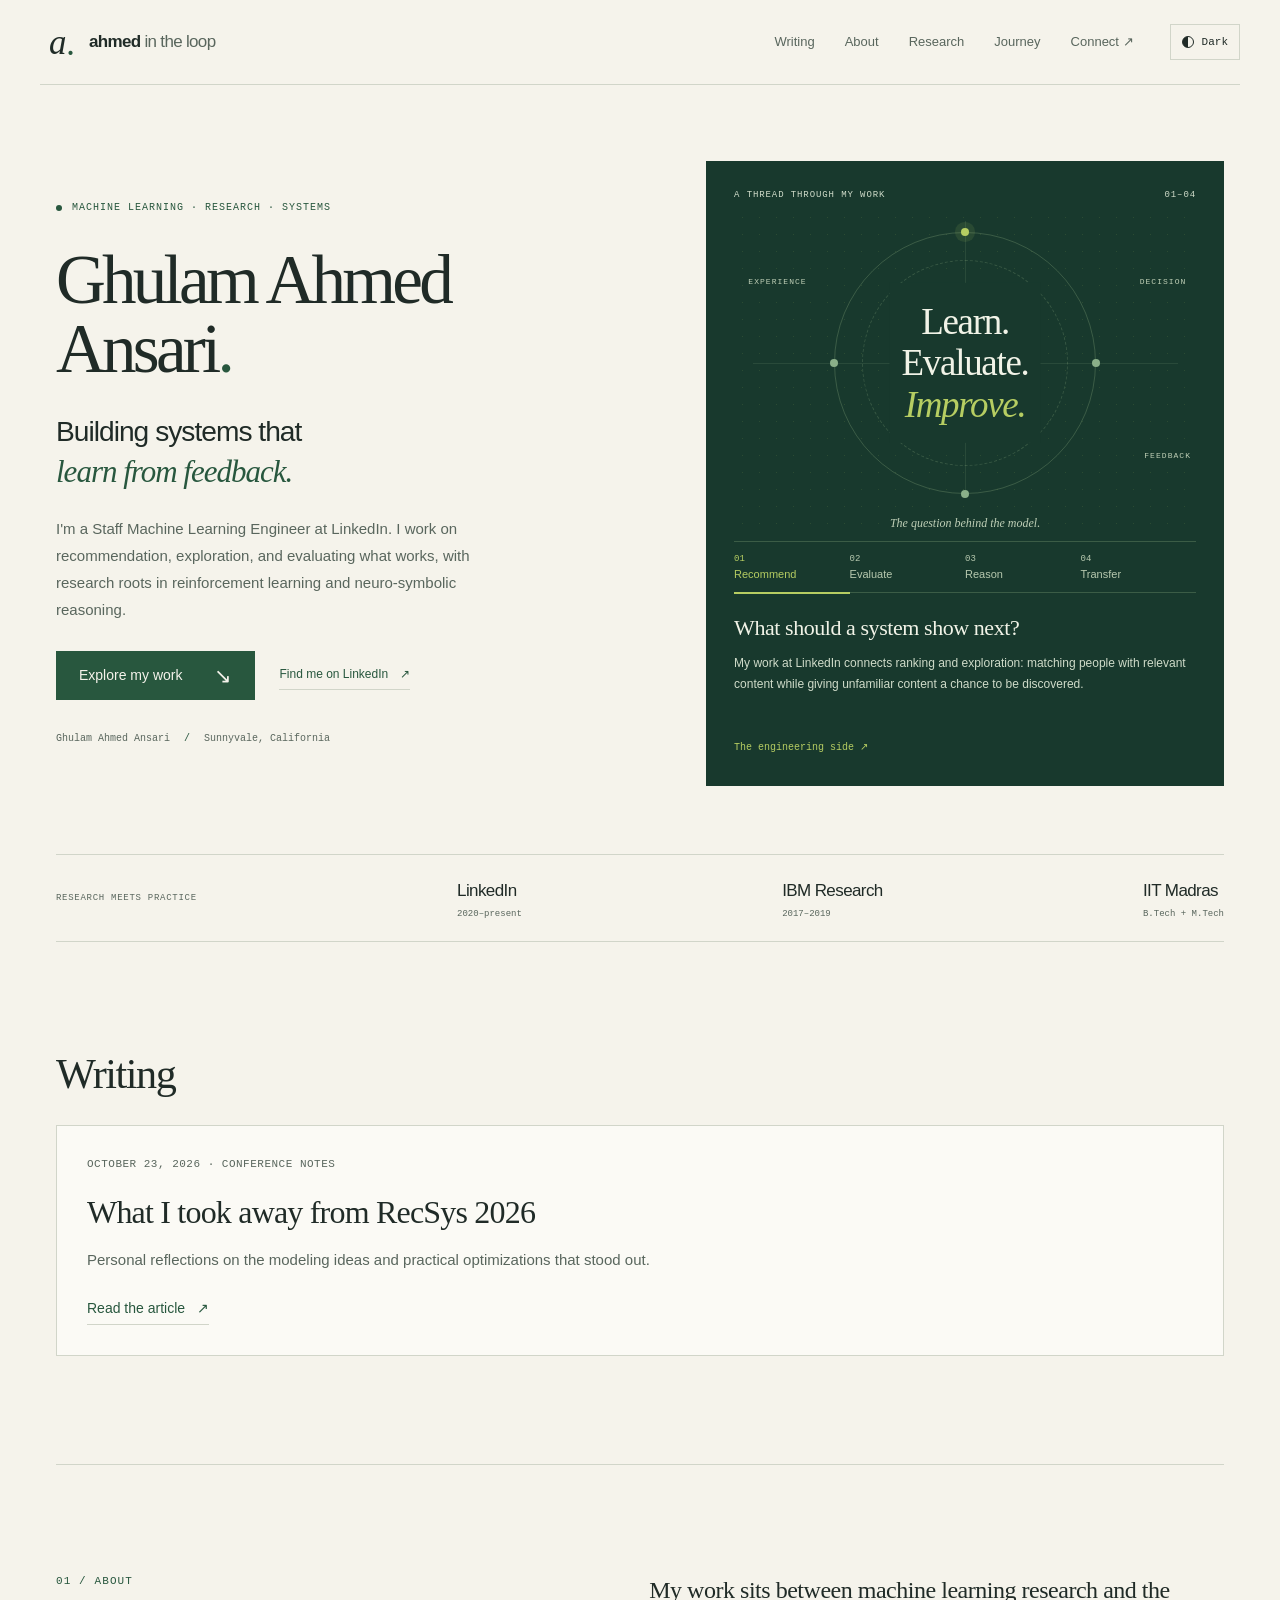
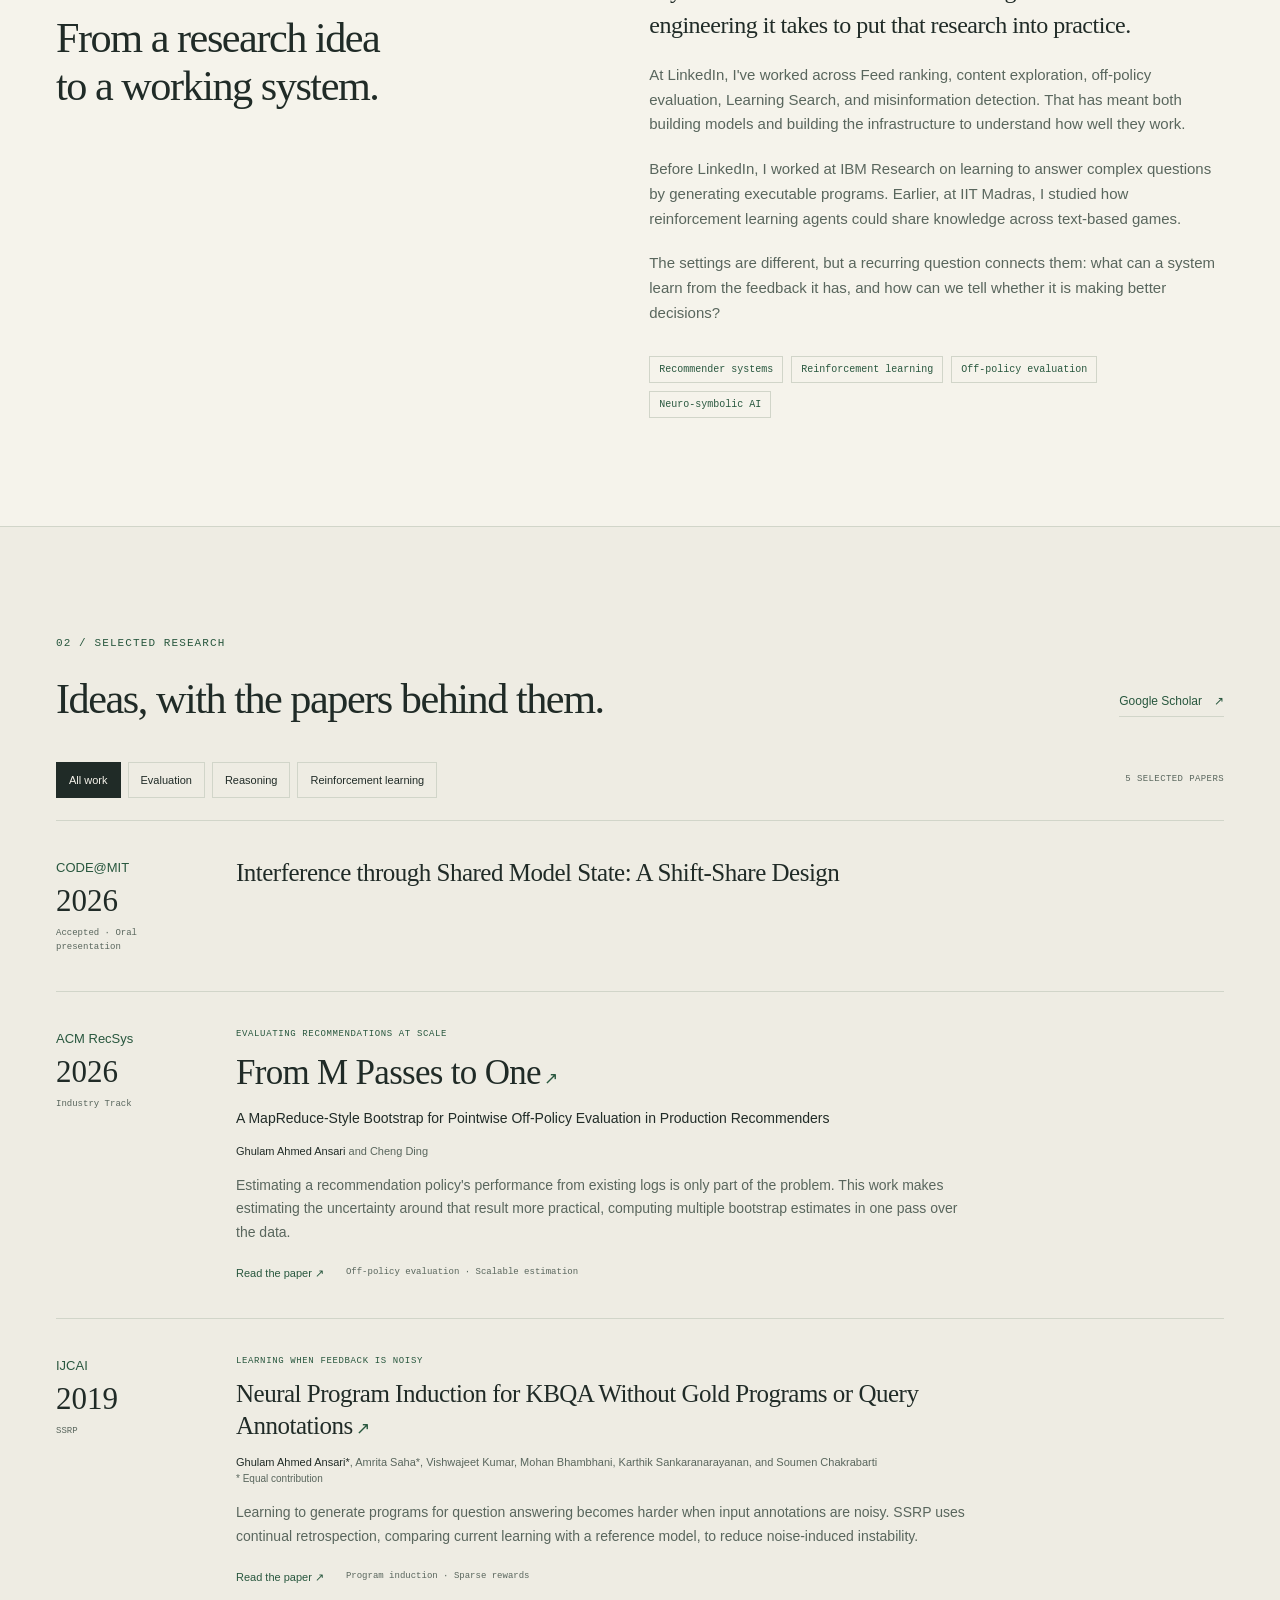
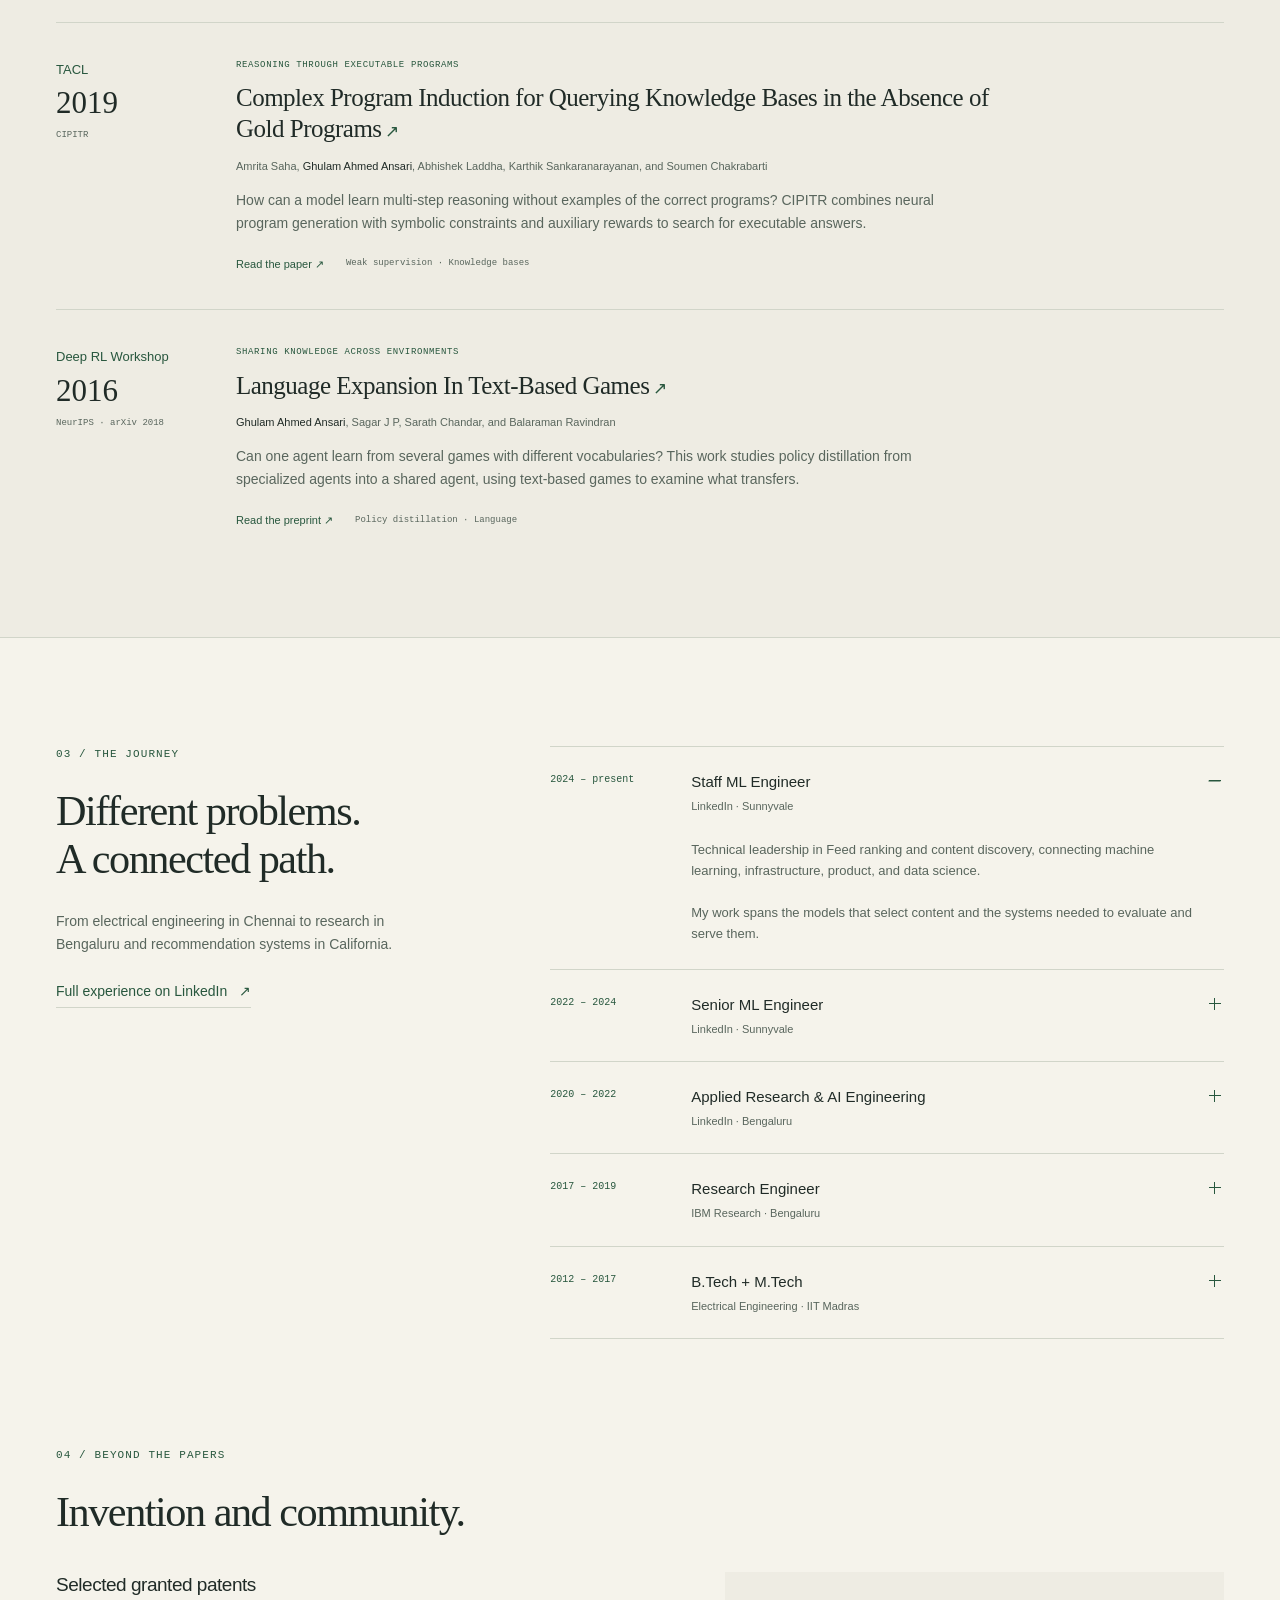
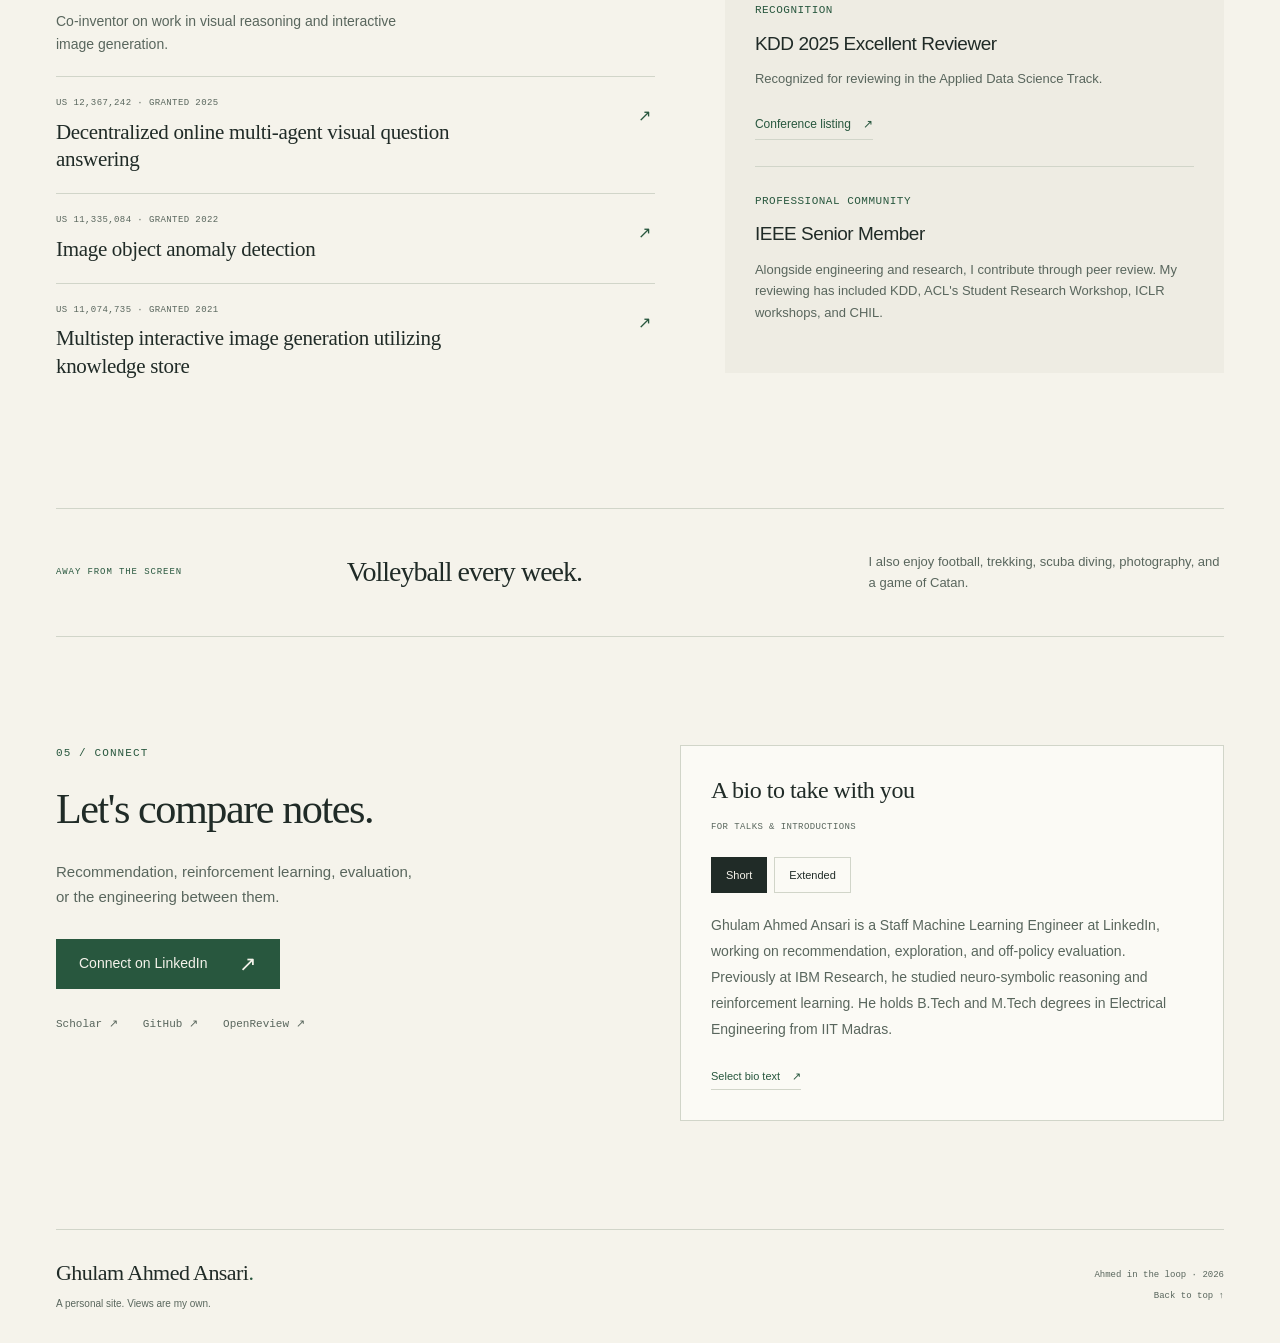
<file: site/index.html>
<!doctype html>
<html lang="en">
<head>
  <meta charset="utf-8">
  <meta name="viewport" content="width=device-width, initial-scale=1">
  <meta name="color-scheme" content="light dark">
  <meta name="description" content="Ghulam Ahmed Ansari is a machine learning engineer at LinkedIn. His work spans recommendation, exploration, off-policy evaluation, and neuro-symbolic reasoning.">
  <meta name="author" content="Ghulam Ahmed Ansari">
  <link rel="canonical" href="https://ahmedintheloop.dev/">
  <meta property="og:type" content="website">
  <meta property="og:title" content="Ghulam Ahmed Ansari | Ahmed in the loop">
  <meta property="og:description" content="Writing, research, and engineering in recommendation, reinforcement learning, and evaluation.">
  <meta property="og:url" content="https://ahmedintheloop.dev/">
  <title>Ghulam Ahmed Ansari | Learning from feedback</title>
  <link rel="icon" href="assets/mark.svg" type="image/svg+xml">
  <link rel="stylesheet" href="styles.css">
  <script src="app.js" defer></script>
</head>
<body>
  <a class="skip-link" href="#main">Skip to content</a>
  <header class="site-header">
    <a class="wordmark" href="#home" aria-label="Ahmed in the loop, home">
      <span class="mark" aria-hidden="true">a<span>.</span></span>
      <span>ahmed<span class="wordmark-secondary"> in the loop</span></span>
    </a>
    <nav aria-label="Main navigation">
      <a href="#writing">Writing</a>
      <a href="#about">About</a>
      <a href="#research">Research</a>
      <a href="#journey">Journey</a>
      <a href="#connect">Connect <span aria-hidden="true">&#8599;</span></a>
    </nav>
    <button id="theme-toggle" class="theme-toggle" type="button" aria-label="Switch to dark theme" hidden>
      <span class="theme-icon" aria-hidden="true"></span><span id="theme-label">Dark</span>
    </button>
  </header>

  <main id="main">
    <section id="home" class="hero section-shell" aria-labelledby="hero-title">
      <div class="hero-copy">
        <p class="eyebrow"><span class="status-dot" aria-hidden="true"></span> Machine learning &middot; Research &middot; Systems</p>
        <h1 id="hero-title">Ghulam Ahmed<br> Ansari<span class="accent">.</span></h1>
        <p class="hero-thesis">Building systems that<br><em>learn from feedback.</em></p>
        <p class="hero-description">I'm a Staff Machine Learning Engineer at LinkedIn. I work on recommendation, exploration, and evaluating what works, with research roots in reinforcement learning and neuro-symbolic reasoning.</p>
        <div class="hero-actions">
          <a class="button primary" href="#research">Explore my work <span aria-hidden="true">&#8600;</span></a>
          <a class="text-link" href="https://www.linkedin.com/in/ghulamahmed/" target="_blank" rel="noopener noreferrer">Find me on LinkedIn <span aria-hidden="true">&#8599;</span></a>
        </div>
        <p class="hero-footnote">Ghulam Ahmed Ansari <span aria-hidden="true">/</span> Sunnyvale, California</p>
      </div>

      <aside class="research-map" aria-labelledby="map-heading">
        <div class="map-topline"><span id="map-heading">A thread through my work</span><span aria-hidden="true">01&ndash;04</span></div>
        <div class="map-orbit" aria-hidden="true">
          <div class="orbit orbit-outer"></div>
          <div class="orbit orbit-inner"></div>
          <div class="orbit-cross horizontal"></div>
          <div class="orbit-cross vertical"></div>
          <span class="orbit-point point-one"></span>
          <span class="orbit-point point-two"></span>
          <span class="orbit-point point-three"></span>
          <span class="orbit-point point-four"></span>
          <span class="orbit-label label-one">EXPERIENCE</span>
          <span class="orbit-label label-two">DECISION</span>
          <span class="orbit-label label-three">FEEDBACK</span>
          <div class="orbit-center">Learn.<br>Evaluate.<br><em>Improve.</em></div>
          <span class="orbit-caption">The question behind the model.</span>
        </div>
        <div class="map-controls" role="group" aria-label="Explore research interests" hidden>
          <button type="button" data-interest="recommend" aria-pressed="true" aria-controls="interest-panel">01 <span>Recommend</span></button>
          <button type="button" data-interest="evaluate" aria-pressed="false" aria-controls="interest-panel">02 <span>Evaluate</span></button>
          <button type="button" data-interest="reason" aria-pressed="false" aria-controls="interest-panel">03 <span>Reason</span></button>
          <button type="button" data-interest="transfer" aria-pressed="false" aria-controls="interest-panel">04 <span>Transfer</span></button>
        </div>
        <div id="interest-panel" class="interest-panel" aria-live="polite" aria-atomic="true">
          <h2 id="interest-title">What should a system show next?</h2>
          <p id="interest-description">My work at LinkedIn connects ranking and exploration: matching people with relevant content while giving unfamiliar content a chance to be discovered.</p>
          <a id="interest-link" href="#journey">The engineering side <span aria-hidden="true">&#8599;</span></a>
        </div>
      </aside>
    </section>

    <div class="affiliation-strip section-shell" aria-label="Career at a glance">
      <span class="strip-caption">Research meets practice</span>
      <span>LinkedIn <small>2020&ndash;present</small></span>
      <span>IBM Research <small>2017&ndash;2019</small></span>
      <span>IIT Madras <small>B.Tech + M.Tech</small></span>
    </div>

    <section id="writing" class="writing section-shell section-space" aria-labelledby="writing-heading">
      <h2 id="writing-heading">Writing</h2>
      <article class="post-card">
        <p class="small-label"><time datetime="2026-10-23">October 23, 2026</time> &middot; Conference notes</p>
        <h3><a href="/posts/what-i-took-away-from-recsys-2026/">What I took away from RecSys 2026</a></h3>
        <p>Personal reflections on the modeling ideas and practical optimizations that stood out.</p>
        <a class="text-link" href="/posts/what-i-took-away-from-recsys-2026/">Read the article <span aria-hidden="true">&#8599;</span></a>
      </article>
    </section>

    <section id="about" class="about section-shell section-space" aria-labelledby="about-heading">
      <div class="section-heading">
        <p class="eyebrow">01 / About</p>
        <h2 id="about-heading">From a research idea<br>to a working system.</h2>
      </div>
      <div class="about-copy">
        <p class="lead">My work sits between machine learning research and the engineering it takes to put that research into practice.</p>
        <p>At LinkedIn, I've worked across Feed ranking, content exploration, off-policy evaluation, Learning Search, and misinformation detection. That has meant both building models and building the infrastructure to understand how well they work.</p>
        <p>Before LinkedIn, I worked at IBM Research on learning to answer complex questions by generating executable programs. Earlier, at IIT Madras, I studied how reinforcement learning agents could share knowledge across text-based games.</p>
        <p>The settings are different, but a recurring question connects them: what can a system learn from the feedback it has, and how can we tell whether it is making better decisions?</p>
        <div class="about-tags" aria-label="Areas of work">
          <span>Recommender systems</span><span>Reinforcement learning</span><span>Off-policy evaluation</span><span>Neuro-symbolic AI</span>
        </div>
      </div>
    </section>

    <section id="research" class="research-section section-space" aria-labelledby="research-heading">
      <div class="section-shell">
        <div class="section-heading heading-row">
          <div><p class="eyebrow">02 / Selected research</p><h2 id="research-heading">Ideas, with the papers behind them.</h2></div>
          <a class="text-link" href="https://scholar.google.com/citations?user=KgYrJsYAAAAJ&amp;hl=en" target="_blank" rel="noopener noreferrer">Google Scholar <span aria-hidden="true">&#8599;</span></a>
        </div>
        <div class="research-toolbar" hidden>
          <div class="filters" role="group" aria-label="Filter publications by topic">
            <button type="button" data-filter="all" aria-pressed="true" aria-controls="publication-list">All work</button>
            <button type="button" data-filter="evaluation" aria-pressed="false" aria-controls="publication-list">Evaluation</button>
            <button type="button" data-filter="reasoning" aria-pressed="false" aria-controls="publication-list">Reasoning</button>
            <button type="button" data-filter="rl" aria-pressed="false" aria-controls="publication-list">Reinforcement learning</button>
          </div>
          <span id="publication-count" class="small-label" role="status">5 selected papers</span>
        </div>

        <div id="publication-list" class="publication-list">
          <article id="paper-interference" class="publication" data-topics="evaluation">
            <div class="publication-meta"><span class="venue">CODE@MIT</span><span class="year">2026</span><span class="paper-type">Accepted &middot; Oral presentation</span></div>
            <div class="publication-body">
              <h3>Interference through Shared Model State: A Shift-Share Design</h3>
            </div>
          </article>
          <article id="paper-ope" class="publication featured-paper" data-topics="evaluation">
            <div class="publication-meta"><span class="venue">ACM RecSys</span><span class="year">2026</span><span class="paper-type">Industry Track</span></div>
            <div class="publication-body">
              <p class="paper-kicker">Evaluating recommendations at scale</p>
              <h3><a href="https://doi.org/10.1145/3773078.3831911" target="_blank" rel="noopener noreferrer">From M Passes to One<span aria-hidden="true"> &#8599;</span></a></h3>
              <p class="paper-subtitle">A MapReduce-Style Bootstrap for Pointwise Off-Policy Evaluation in Production Recommenders</p>
              <p class="authors"><strong>Ghulam Ahmed Ansari</strong> and Cheng Ding</p>
              <p>Estimating a recommendation policy's performance from existing logs is only part of the problem. This work makes estimating the uncertainty around that result more practical, computing multiple bootstrap estimates in one pass over the data.</p>
              <div class="paper-links"><a href="https://doi.org/10.1145/3773078.3831911" target="_blank" rel="noopener noreferrer">Read the paper <span aria-hidden="true">&#8599;</span></a><span>Off-policy evaluation &middot; Scalable estimation</span></div>
            </div>
          </article>

          <article id="paper-ssrp" class="publication" data-topics="reasoning rl">
            <div class="publication-meta"><span class="venue">IJCAI</span><span class="year">2019</span><span class="paper-type">SSRP</span></div>
            <div class="publication-body">
              <p class="paper-kicker">Learning when feedback is noisy</p>
              <h3><a href="https://www.ijcai.org/proceedings/2019/679" target="_blank" rel="noopener noreferrer">Neural Program Induction for KBQA Without Gold Programs or Query Annotations<span aria-hidden="true"> &#8599;</span></a></h3>
              <p class="authors"><strong>Ghulam Ahmed Ansari*</strong>, Amrita Saha*, Vishwajeet Kumar, Mohan Bhambhani, Karthik Sankaranarayanan, and Soumen Chakrabarti <span class="equal-note">* Equal contribution</span></p>
              <p>Learning to generate programs for question answering becomes harder when input annotations are noisy. SSRP uses continual retrospection, comparing current learning with a reference model, to reduce noise-induced instability.</p>
              <div class="paper-links"><a href="https://www.ijcai.org/proceedings/2019/679" target="_blank" rel="noopener noreferrer">Read the paper <span aria-hidden="true">&#8599;</span></a><span>Program induction &middot; Sparse rewards</span></div>
            </div>
          </article>

          <article id="paper-cipitr" class="publication" data-topics="reasoning rl">
            <div class="publication-meta"><span class="venue">TACL</span><span class="year">2019</span><span class="paper-type">CIPITR</span></div>
            <div class="publication-body">
              <p class="paper-kicker">Reasoning through executable programs</p>
              <h3><a href="https://aclanthology.org/Q19-1012/" target="_blank" rel="noopener noreferrer">Complex Program Induction for Querying Knowledge Bases in the Absence of Gold Programs<span aria-hidden="true"> &#8599;</span></a></h3>
              <p class="authors">Amrita Saha, <strong>Ghulam Ahmed Ansari</strong>, Abhishek Laddha, Karthik Sankaranarayanan, and Soumen Chakrabarti</p>
              <p>How can a model learn multi-step reasoning without examples of the correct programs? CIPITR combines neural program generation with symbolic constraints and auxiliary rewards to search for executable answers.</p>
              <div class="paper-links"><a href="https://aclanthology.org/Q19-1012/" target="_blank" rel="noopener noreferrer">Read the paper <span aria-hidden="true">&#8599;</span></a><span>Weak supervision &middot; Knowledge bases</span></div>
            </div>
          </article>

          <article id="paper-language" class="publication" data-topics="rl">
            <div class="publication-meta"><span class="venue">Deep RL Workshop</span><span class="year">2016</span><span class="paper-type">NeurIPS &middot; arXiv 2018</span></div>
            <div class="publication-body">
              <p class="paper-kicker">Sharing knowledge across environments</p>
              <h3><a href="https://arxiv.org/abs/1805.07274" target="_blank" rel="noopener noreferrer">Language Expansion In Text-Based Games<span aria-hidden="true"> &#8599;</span></a></h3>
              <p class="authors"><strong>Ghulam Ahmed Ansari</strong>, Sagar J P, Sarath Chandar, and Balaraman Ravindran</p>
              <p>Can one agent learn from several games with different vocabularies? This work studies policy distillation from specialized agents into a shared agent, using text-based games to examine what transfers.</p>
              <div class="paper-links"><a href="https://arxiv.org/abs/1805.07274" target="_blank" rel="noopener noreferrer">Read the preprint <span aria-hidden="true">&#8599;</span></a><span>Policy distillation &middot; Language</span></div>
            </div>
          </article>
        </div>
        <noscript><p class="small-label">All selected papers are shown. Enable JavaScript to filter by topic.</p></noscript>
      </div>
    </section>

    <section id="journey" class="journey section-shell section-space" aria-labelledby="journey-heading">
      <div class="section-heading">
        <p class="eyebrow">03 / The journey</p>
        <h2 id="journey-heading">Different problems.<br>A connected path.</h2>
        <p class="section-intro">From electrical engineering in Chennai to research in Bengaluru and recommendation systems in California.</p>
        <a class="text-link" href="https://www.linkedin.com/in/ghulamahmed/" target="_blank" rel="noopener noreferrer">Full experience on LinkedIn <span aria-hidden="true">&#8599;</span></a>
      </div>
      <div class="timeline">
        <details open>
          <summary><span class="timeline-date">2024 &ndash; present</span><span class="timeline-title">Staff ML Engineer <small>LinkedIn &middot; Sunnyvale</small></span><span class="expand-icon" aria-hidden="true"></span></summary>
          <div class="timeline-detail"><p>Technical leadership in Feed ranking and content discovery, connecting machine learning, infrastructure, product, and data science.</p><p>My work spans the models that select content and the systems needed to evaluate and serve them.</p></div>
        </details>
        <details>
          <summary><span class="timeline-date">2022 &ndash; 2024</span><span class="timeline-title">Senior ML Engineer <small>LinkedIn &middot; Sunnyvale</small></span><span class="expand-icon" aria-hidden="true"></span></summary>
          <div class="timeline-detail"><p>Built off-policy evaluation and exploration systems for recommendation. This brought together statistical estimation, calibration, contextual decision-making, and large-scale data processing.</p></div>
        </details>
        <details>
          <summary><span class="timeline-date">2020 &ndash; 2022</span><span class="timeline-title">Applied Research &amp; AI Engineering <small>LinkedIn &middot; Bengaluru</small></span><span class="expand-icon" aria-hidden="true"></span></summary>
          <div class="timeline-detail"><p>Worked on LinkedIn Learning Search, then helped build the Misinformation AI team. Projects included search ranking, offline replay evaluation, image near-duplicate detection, and graph-based detection methods.</p></div>
        </details>
        <details>
          <summary><span class="timeline-date">2017 &ndash; 2019</span><span class="timeline-title">Research Engineer <small>IBM Research &middot; Bengaluru</small></span><span class="expand-icon" aria-hidden="true"></span></summary>
          <div class="timeline-detail"><p>Studied reinforcement learning and neuro-symbolic methods for knowledge-base question answering. This work led to CIPITR and SSRP, published in TACL and IJCAI.</p></div>
        </details>
        <details>
          <summary><span class="timeline-date">2012 &ndash; 2017</span><span class="timeline-title">B.Tech + M.Tech <small>Electrical Engineering &middot; IIT Madras</small></span><span class="expand-icon" aria-hidden="true"></span></summary>
          <div class="timeline-detail"><p>Moved from electrical engineering into machine learning and reinforcement learning. My master's research with Balaraman Ravindran explored policy distillation and language expansion in text-based games.</p></div>
        </details>
      </div>
    </section>

    <section class="contributions section-shell section-space" aria-labelledby="contributions-heading">
      <div class="section-heading"><p class="eyebrow">04 / Beyond the papers</p><h2 id="contributions-heading">Invention and community.</h2></div>
      <div class="contribution-grid">
        <div class="patent-column">
          <h3>Selected granted patents</h3>
          <p class="section-intro">Co-inventor on work in visual reasoning and interactive image generation.</p>
          <a class="patent" href="https://patents.google.com/patent/US12367242B2/en" target="_blank" rel="noopener noreferrer"><span class="small-label">US 12,367,242 &middot; Granted 2025</span><span>Decentralized online multi-agent visual question answering</span><span class="patent-arrow" aria-hidden="true">&#8599;</span></a>
          <a class="patent" href="https://patents.google.com/patent/US11335084B2/en" target="_blank" rel="noopener noreferrer"><span class="small-label">US 11,335,084 &middot; Granted 2022</span><span>Image object anomaly detection</span><span class="patent-arrow" aria-hidden="true">&#8599;</span></a>
          <a class="patent" href="https://patents.google.com/patent/US11074735B2/en" target="_blank" rel="noopener noreferrer"><span class="small-label">US 11,074,735 &middot; Granted 2021</span><span>Multistep interactive image generation utilizing knowledge store</span><span class="patent-arrow" aria-hidden="true">&#8599;</span></a>
        </div>
        <div class="community-column">
          <div class="community-item"><span class="small-label">Recognition</span><h3>KDD 2025 Excellent Reviewer</h3><p>Recognized for reviewing in the Applied Data Science Track.</p><a class="text-link" href="https://kdd2025.kdd.org/applied-data-science-ads-track-program-committee/" target="_blank" rel="noopener noreferrer">Conference listing <span aria-hidden="true">&#8599;</span></a></div>
          <div class="community-item"><span class="small-label">Professional community</span><h3>IEEE Senior Member</h3><p>Alongside engineering and research, I contribute through peer review. My reviewing has included KDD, ACL's Student Research Workshop, ICLR workshops, and CHIL.</p></div>
        </div>
      </div>
    </section>

    <section class="offscreen section-shell" aria-labelledby="offscreen-heading">
      <span class="eyebrow">Away from the screen</span>
      <h2 id="offscreen-heading">Volleyball every week.</h2>
      <p>I also enjoy football, trekking, scuba diving, photography, and a game of Catan.</p>
    </section>

    <section id="connect" class="connect section-shell section-space" aria-labelledby="connect-heading">
      <div class="connect-copy"><p class="eyebrow">05 / Connect</p><h2 id="connect-heading">Let's compare notes.</h2><p>Recommendation, reinforcement learning, evaluation, or the engineering between them.</p><a class="button primary" href="https://www.linkedin.com/in/ghulamahmed/" target="_blank" rel="noopener noreferrer">Connect on LinkedIn <span aria-hidden="true">&#8599;</span></a><div class="social-links"><a href="https://scholar.google.com/citations?user=KgYrJsYAAAAJ&amp;hl=en" target="_blank" rel="noopener noreferrer">Scholar &#8599;</a><a href="https://github.com/AhmedAnsari" target="_blank" rel="noopener noreferrer">GitHub &#8599;</a><a href="https://openreview.net/profile?id=~Ghulam_Ahmed_Ansari1" target="_blank" rel="noopener noreferrer">OpenReview &#8599;</a></div></div>
      <div class="bio-card">
        <div class="bio-heading"><h3>A bio to take with you</h3><span class="small-label">For talks &amp; introductions</span></div>
        <div class="bio-controls" role="group" aria-label="Biography length" hidden><button type="button" data-bio="short" aria-pressed="true" aria-controls="bio-text">Short</button><button type="button" data-bio="extended" aria-pressed="false" aria-controls="bio-text">Extended</button></div>
        <p id="bio-text" tabindex="0">Ghulam Ahmed Ansari is a Staff Machine Learning Engineer at LinkedIn, working on recommendation, exploration, and off-policy evaluation. Previously at IBM Research, he studied neuro-symbolic reasoning and reinforcement learning. He holds B.Tech and M.Tech degrees in Electrical Engineering from IIT Madras.</p>
        <div class="bio-footer"><button type="button" id="select-bio" class="text-link" hidden>Select bio text <span aria-hidden="true">&#8599;</span></button><span id="bio-status" class="small-label" role="status"></span></div>
      </div>
    </section>
  </main>

  <footer class="site-footer section-shell">
    <div><a class="footer-name" href="#home">Ghulam Ahmed Ansari<span class="accent">.</span></a><p>A personal site. Views are my own.</p></div>
    <div class="footer-meta"><span>Ahmed in the loop &middot; 2026</span><a href="#home">Back to top <span aria-hidden="true">&#8593;</span></a></div>
  </footer>
  <script type="module" src="https://static.cloudflareinsights.com/beacon.min.js" data-cf-beacon='{"token": "b8ed1415c7794232b82fb56220245c9d"}'></script>
</body>
</html>
</file>
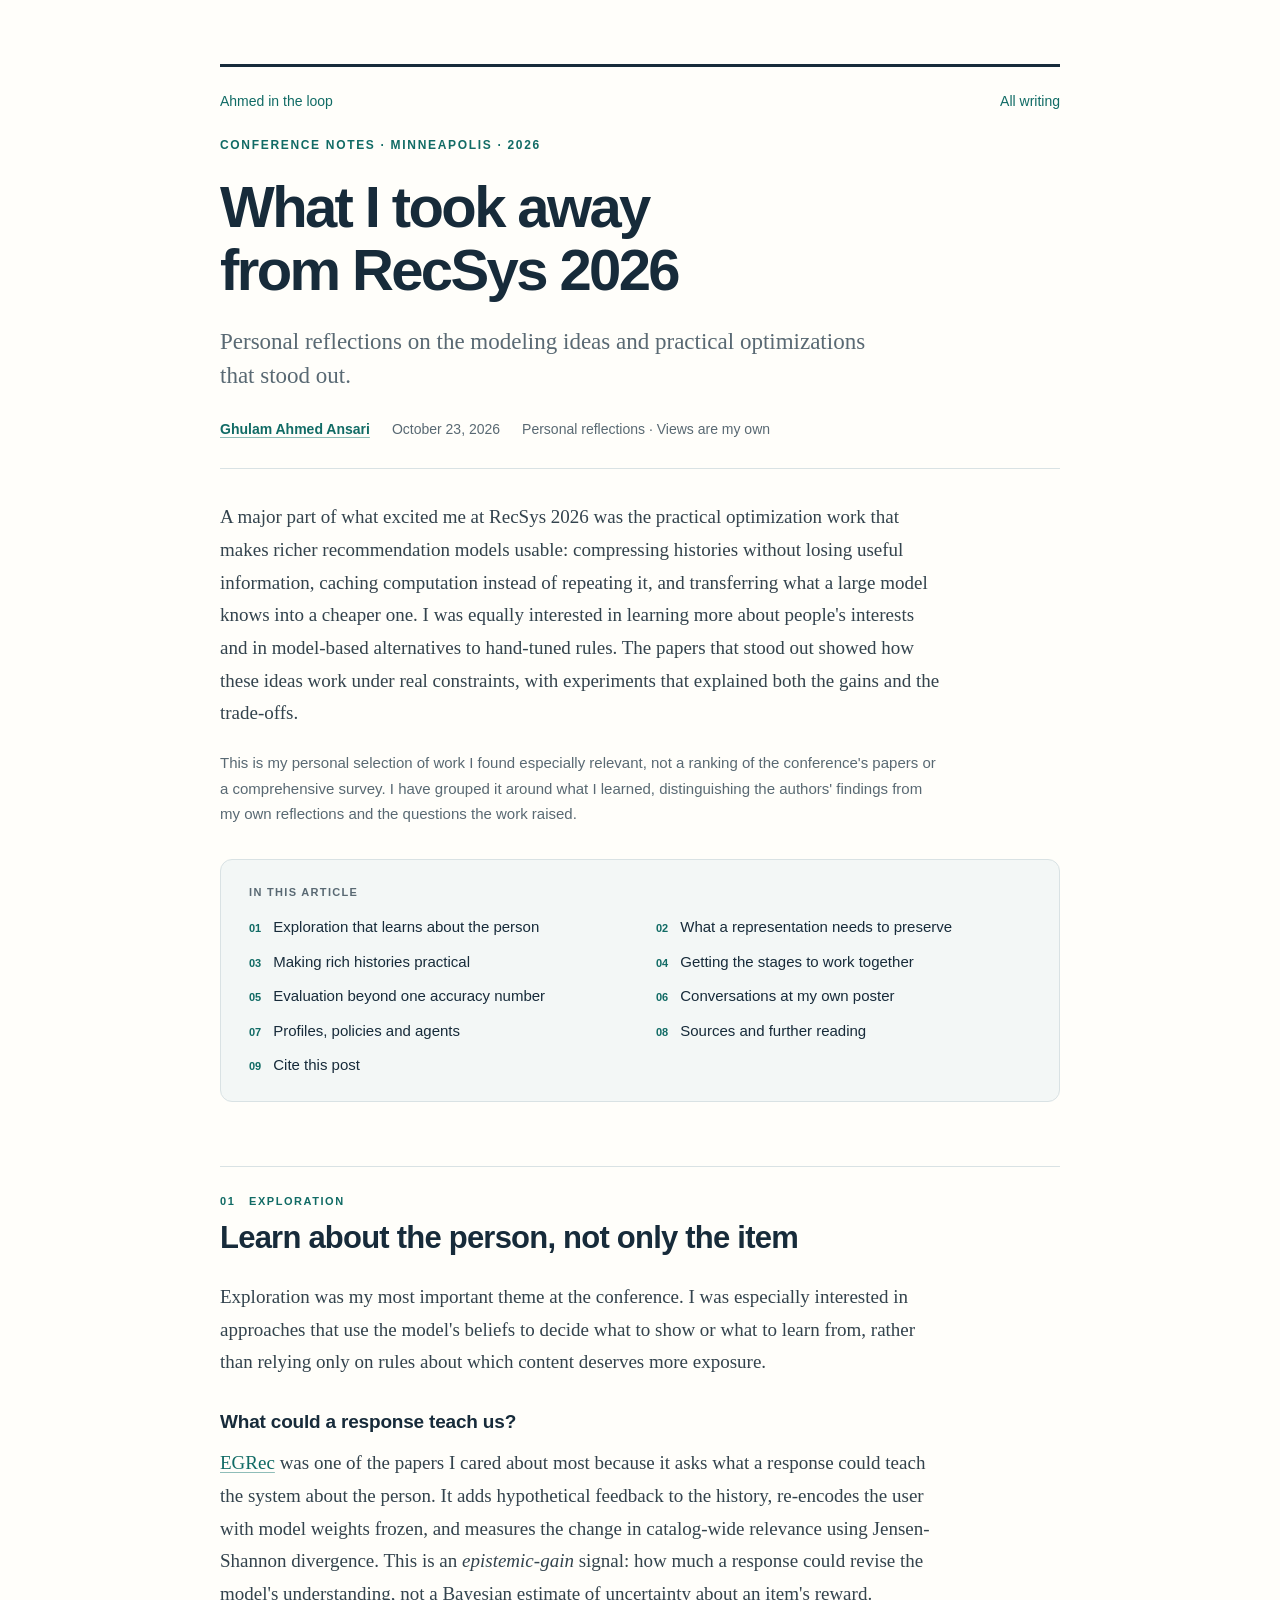
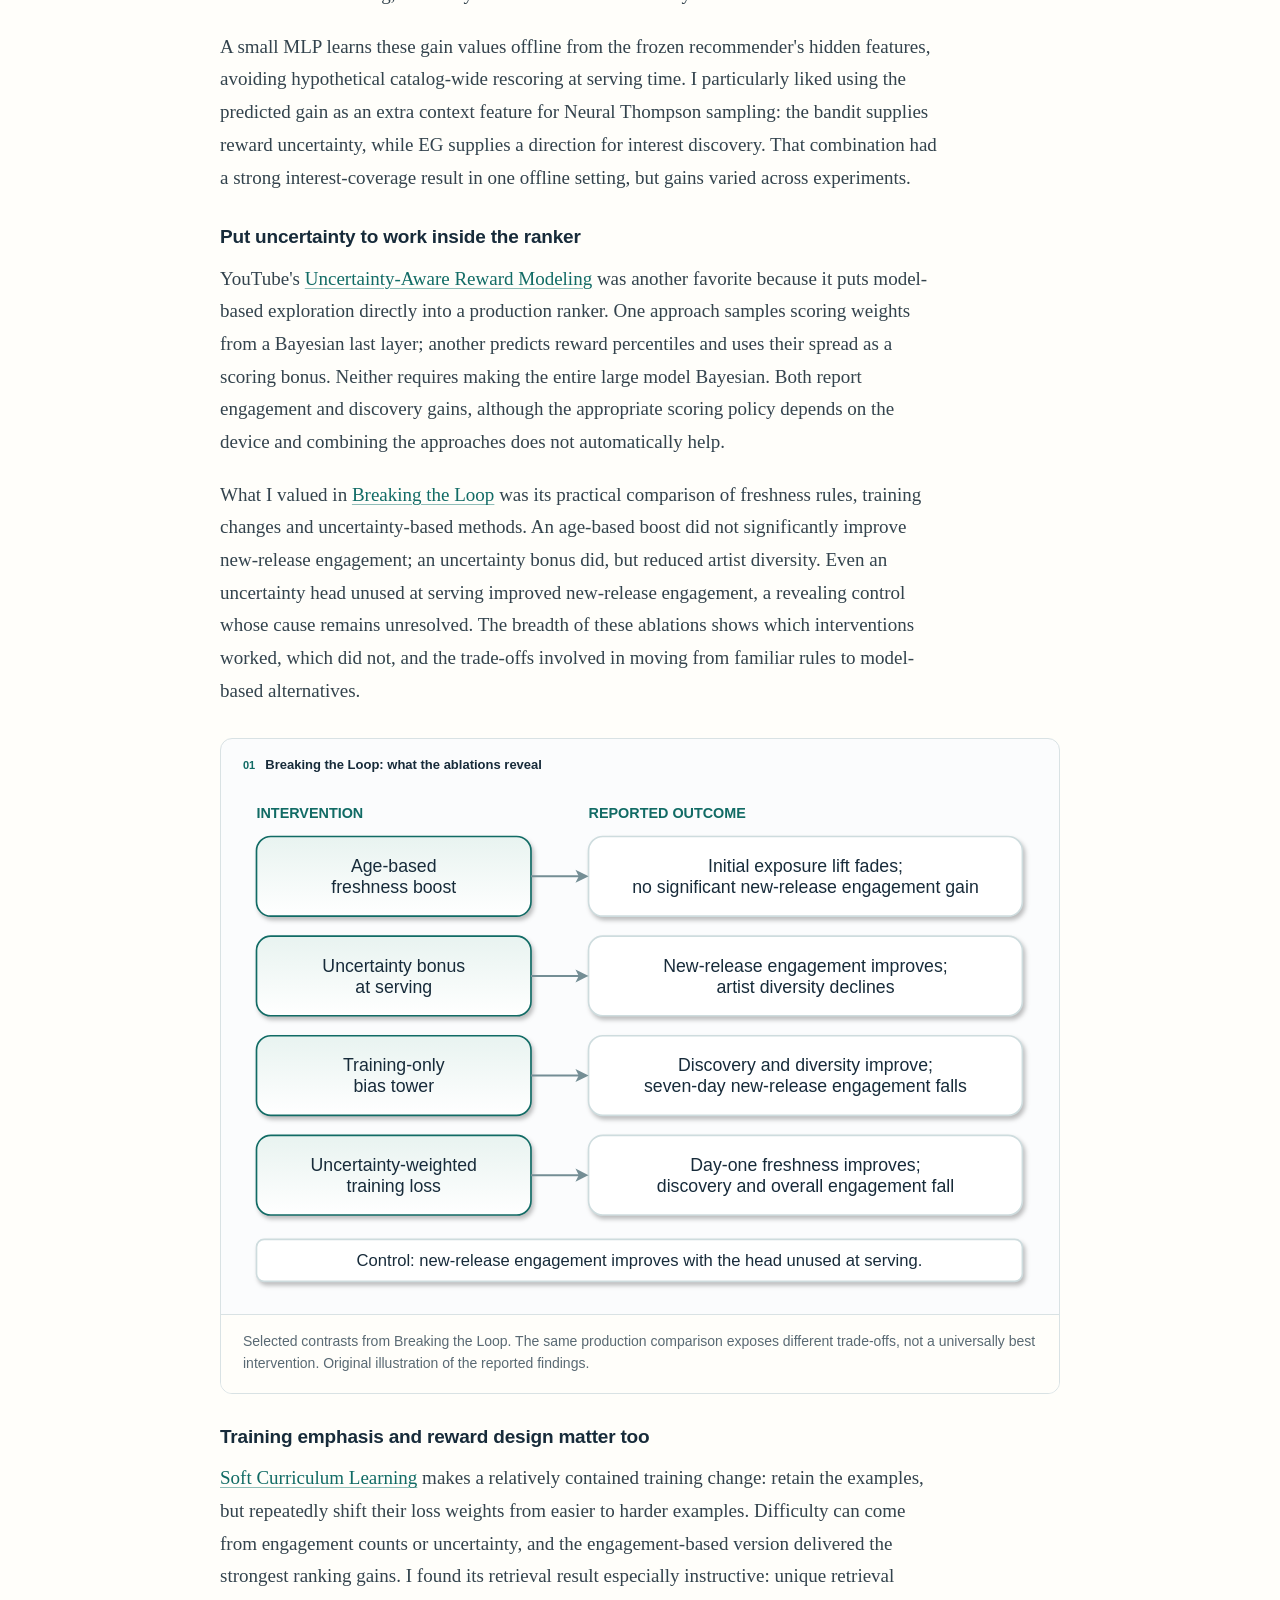
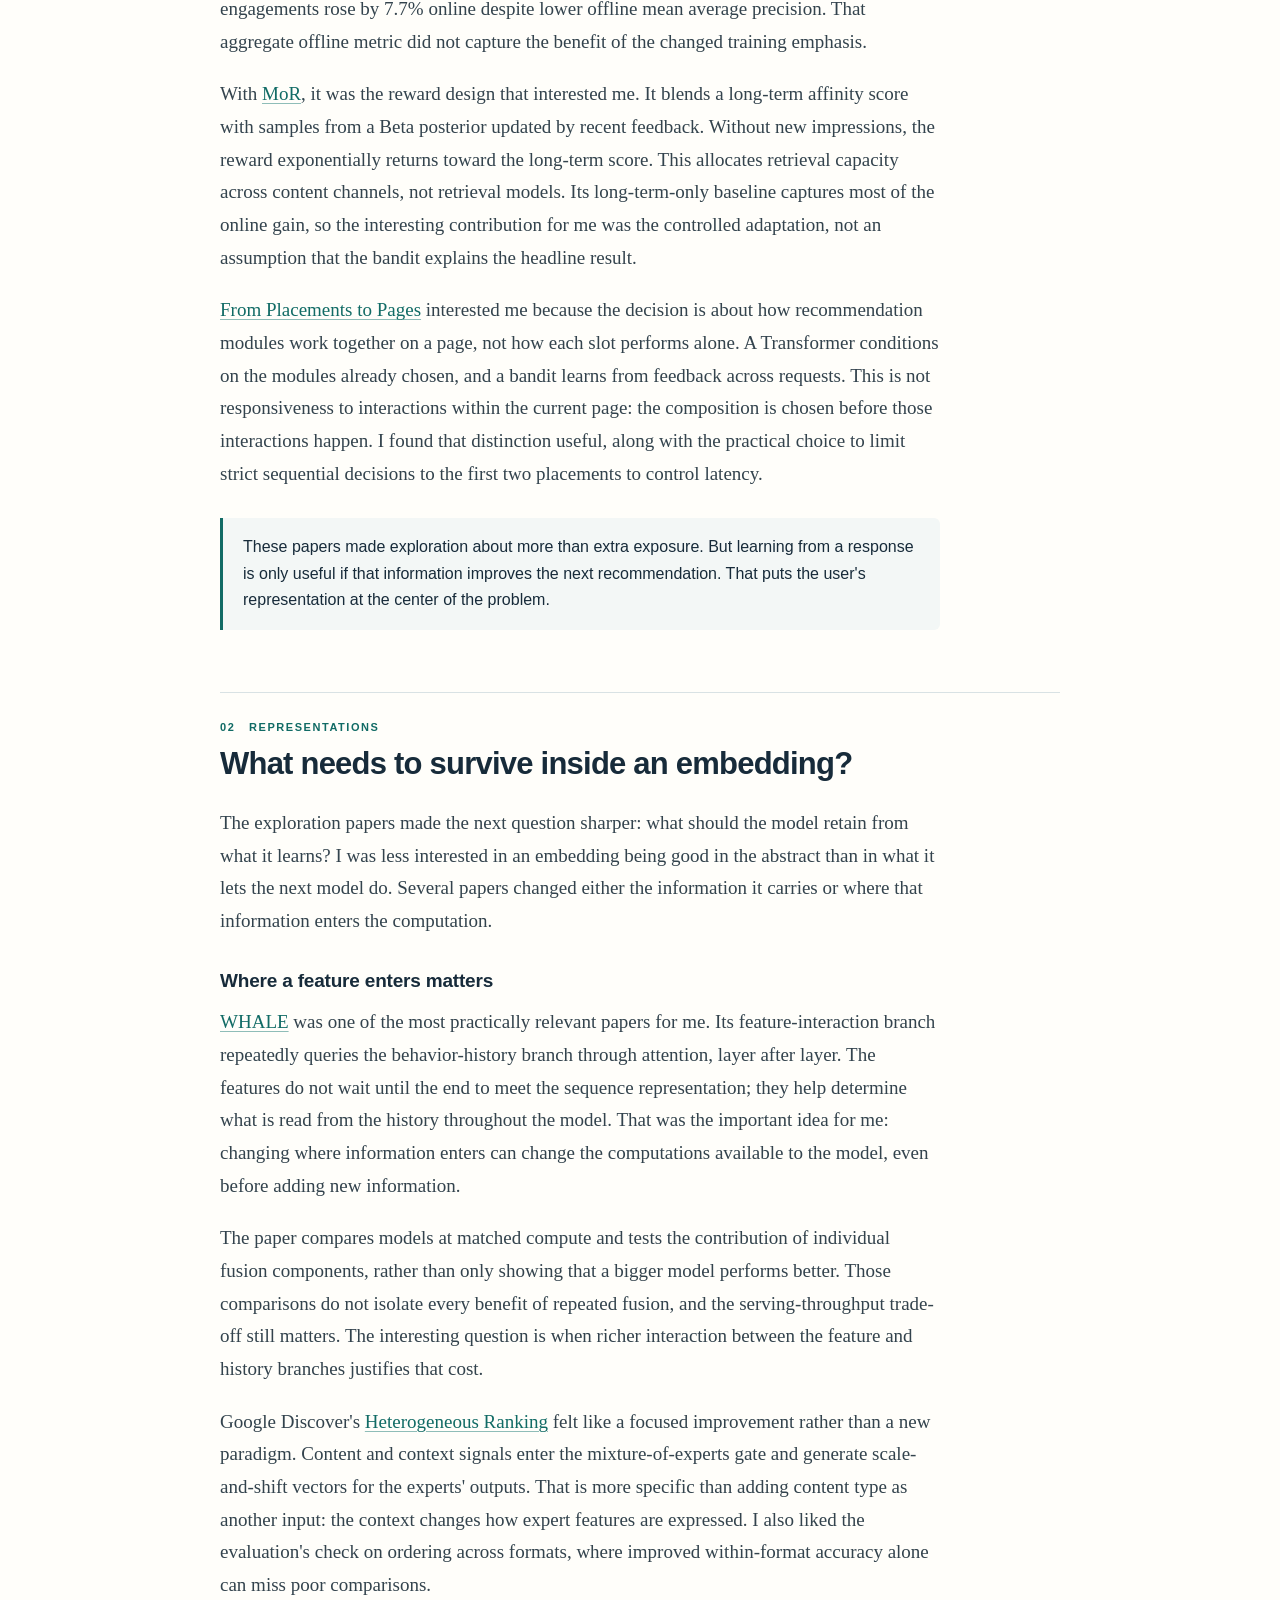
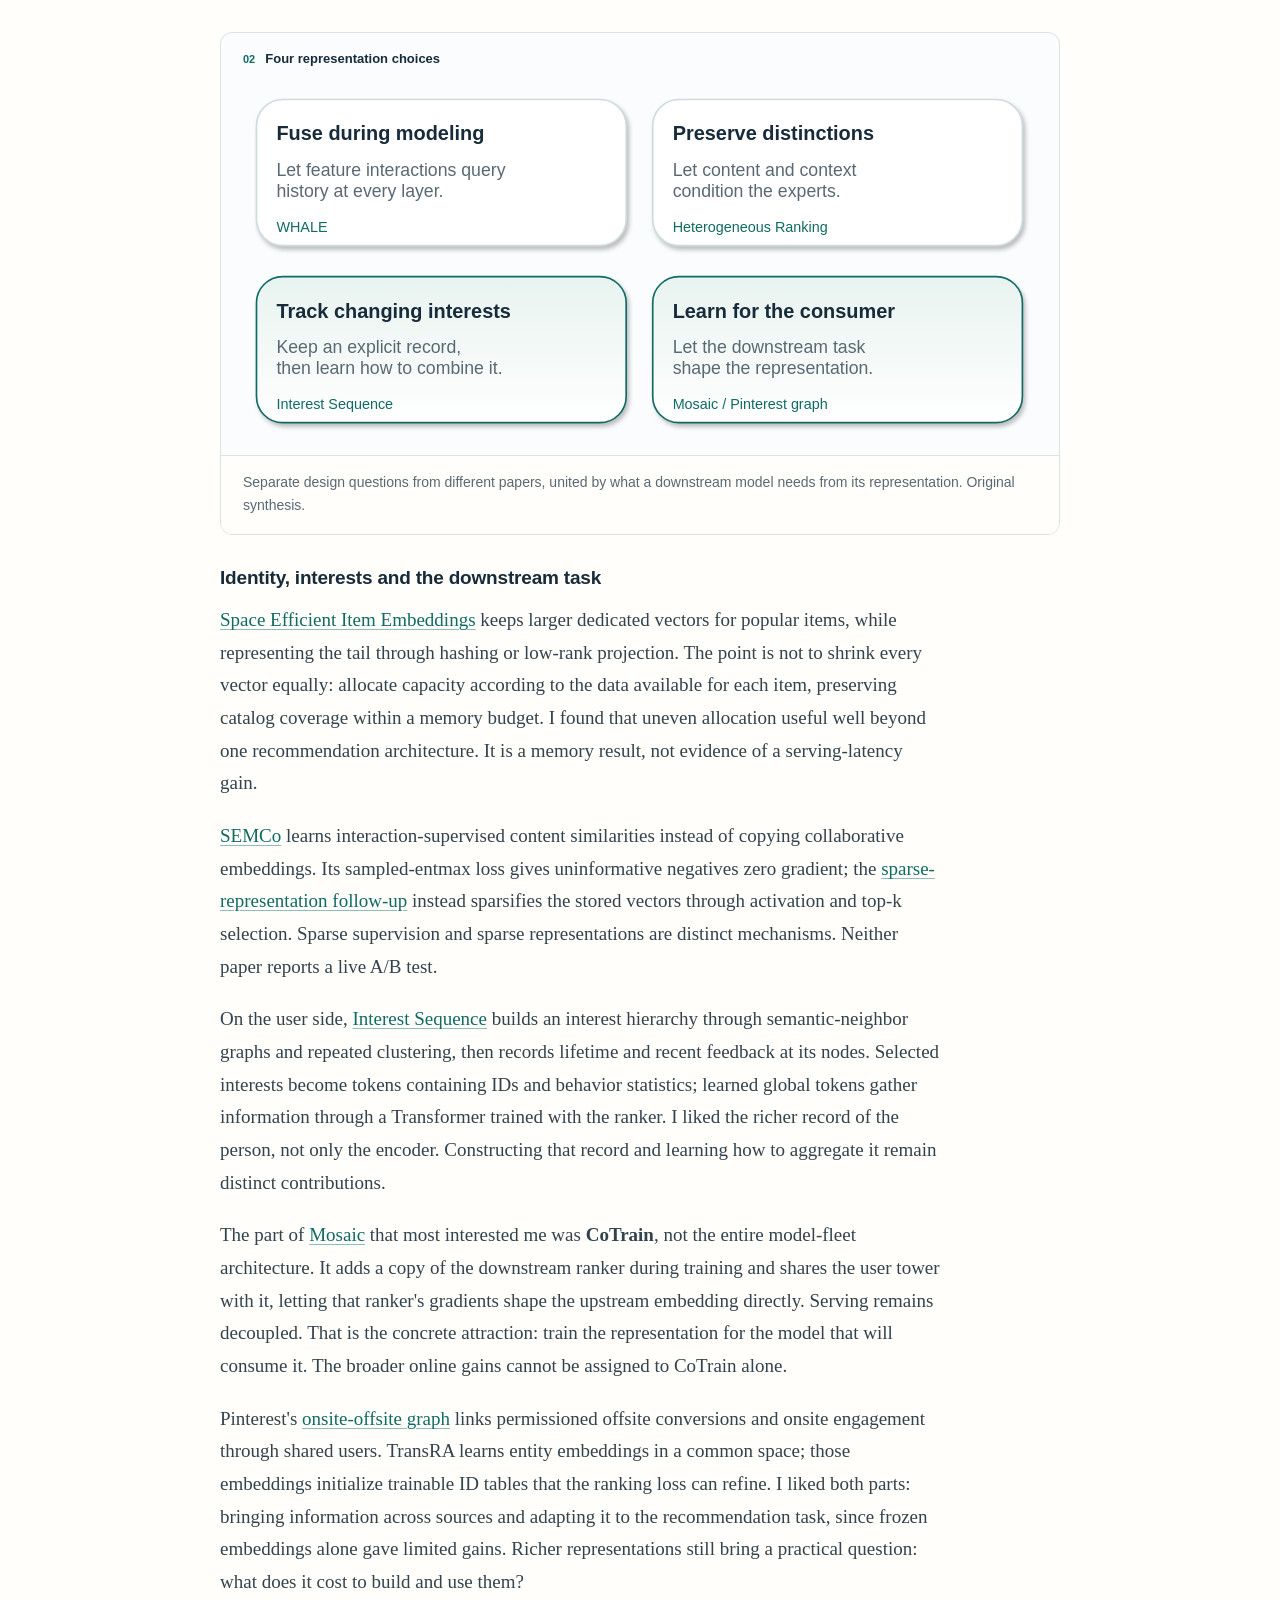
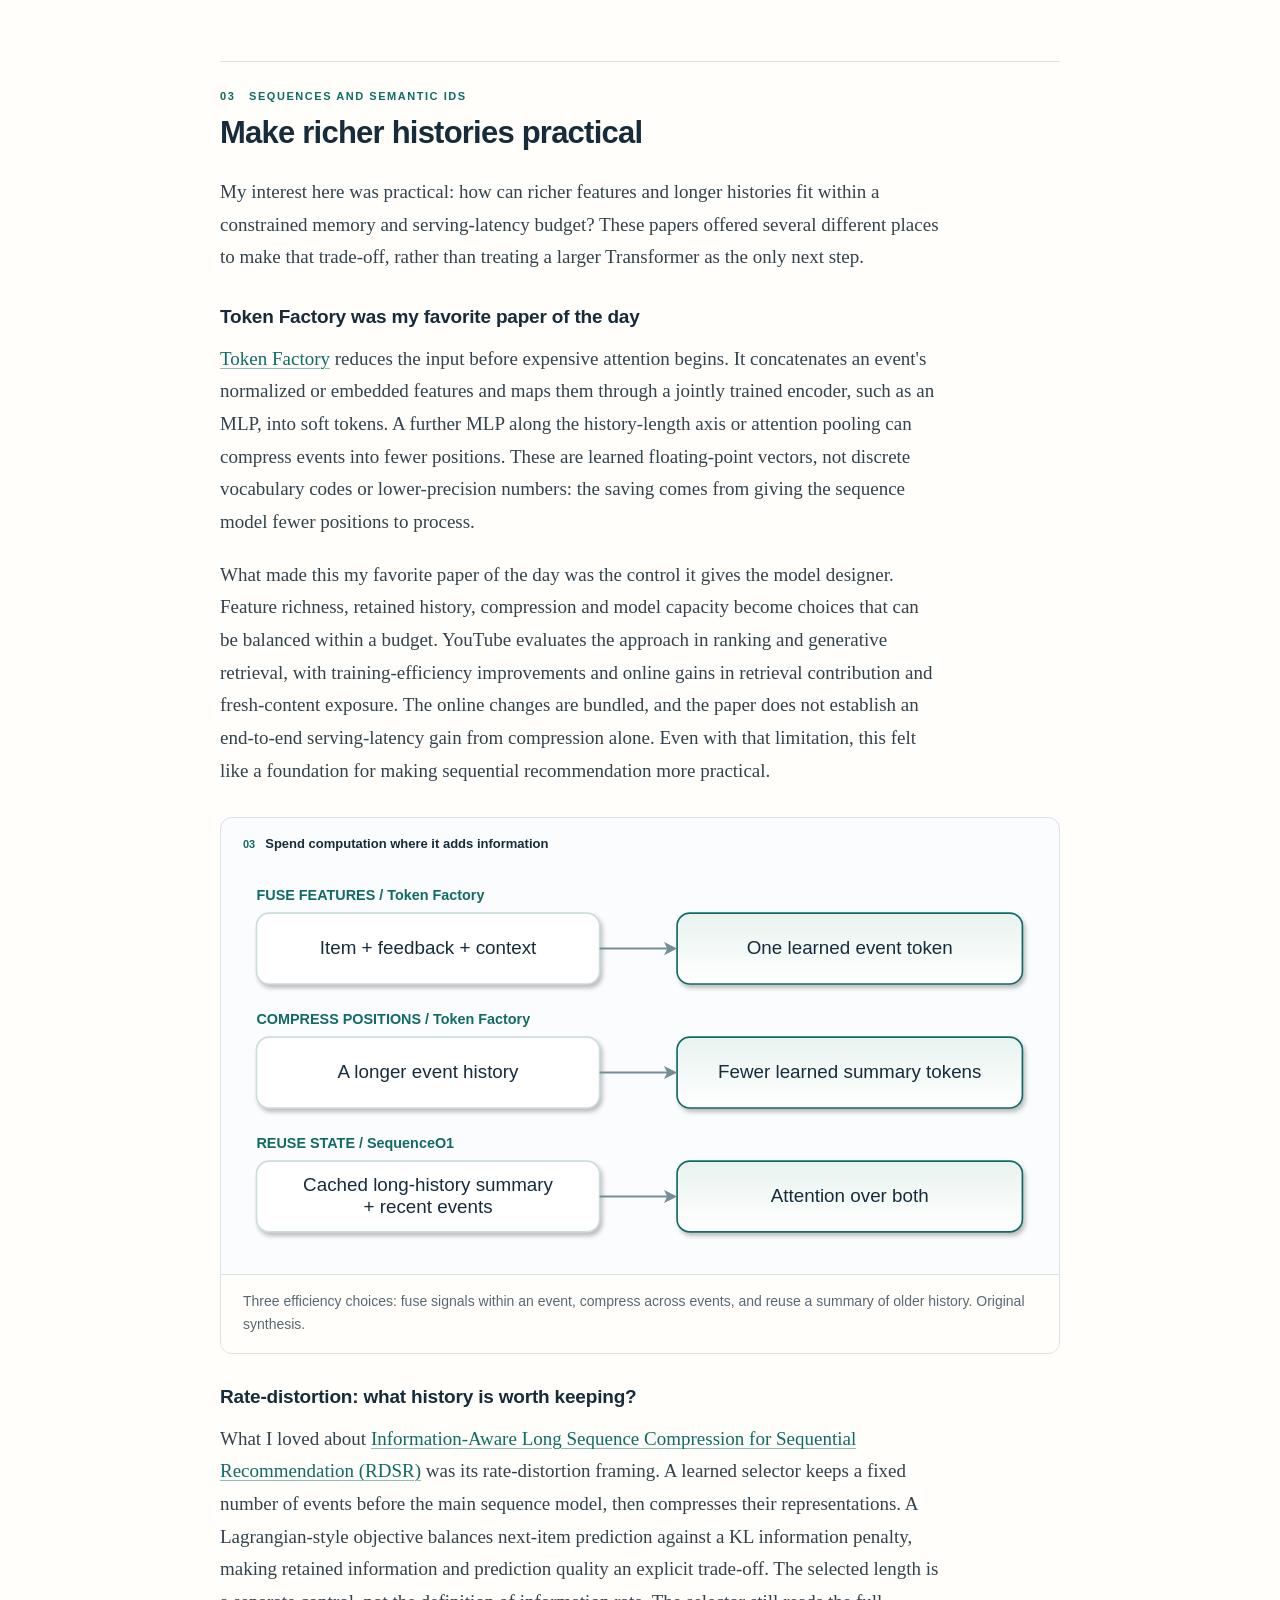
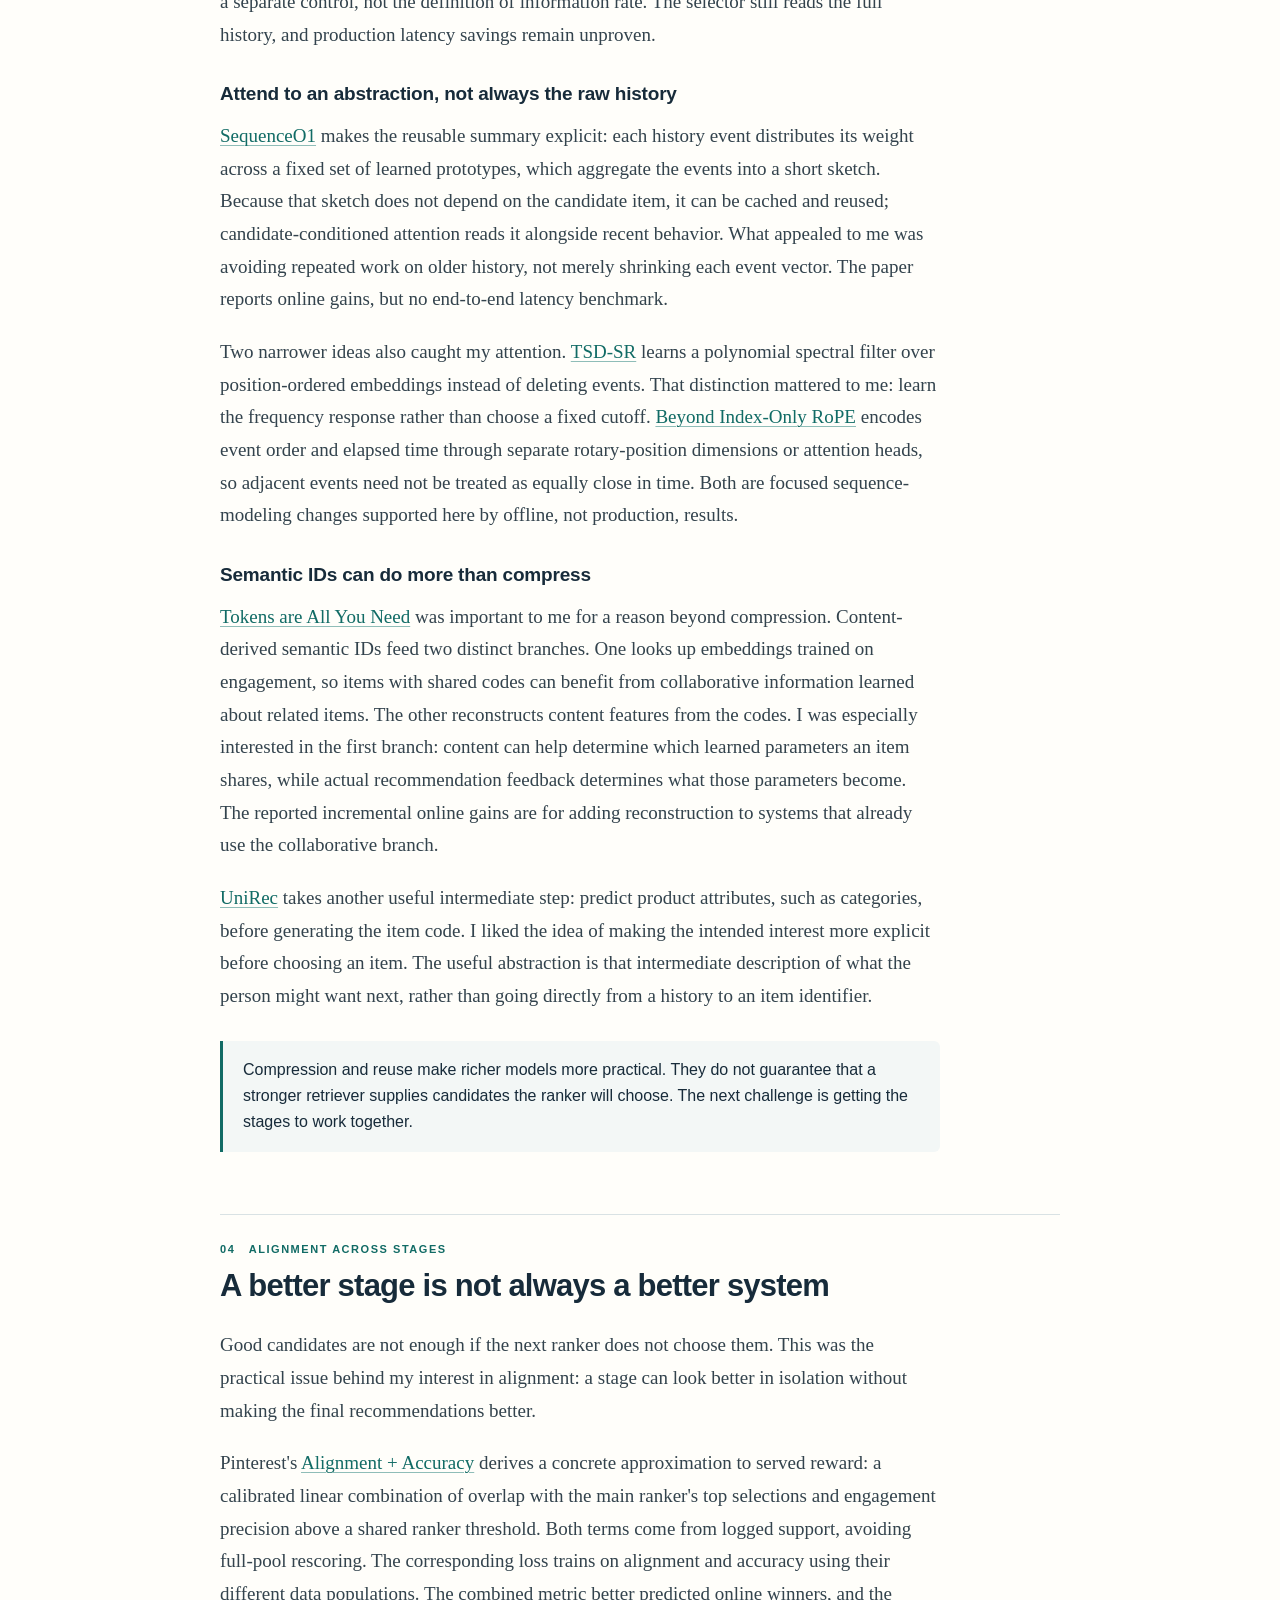
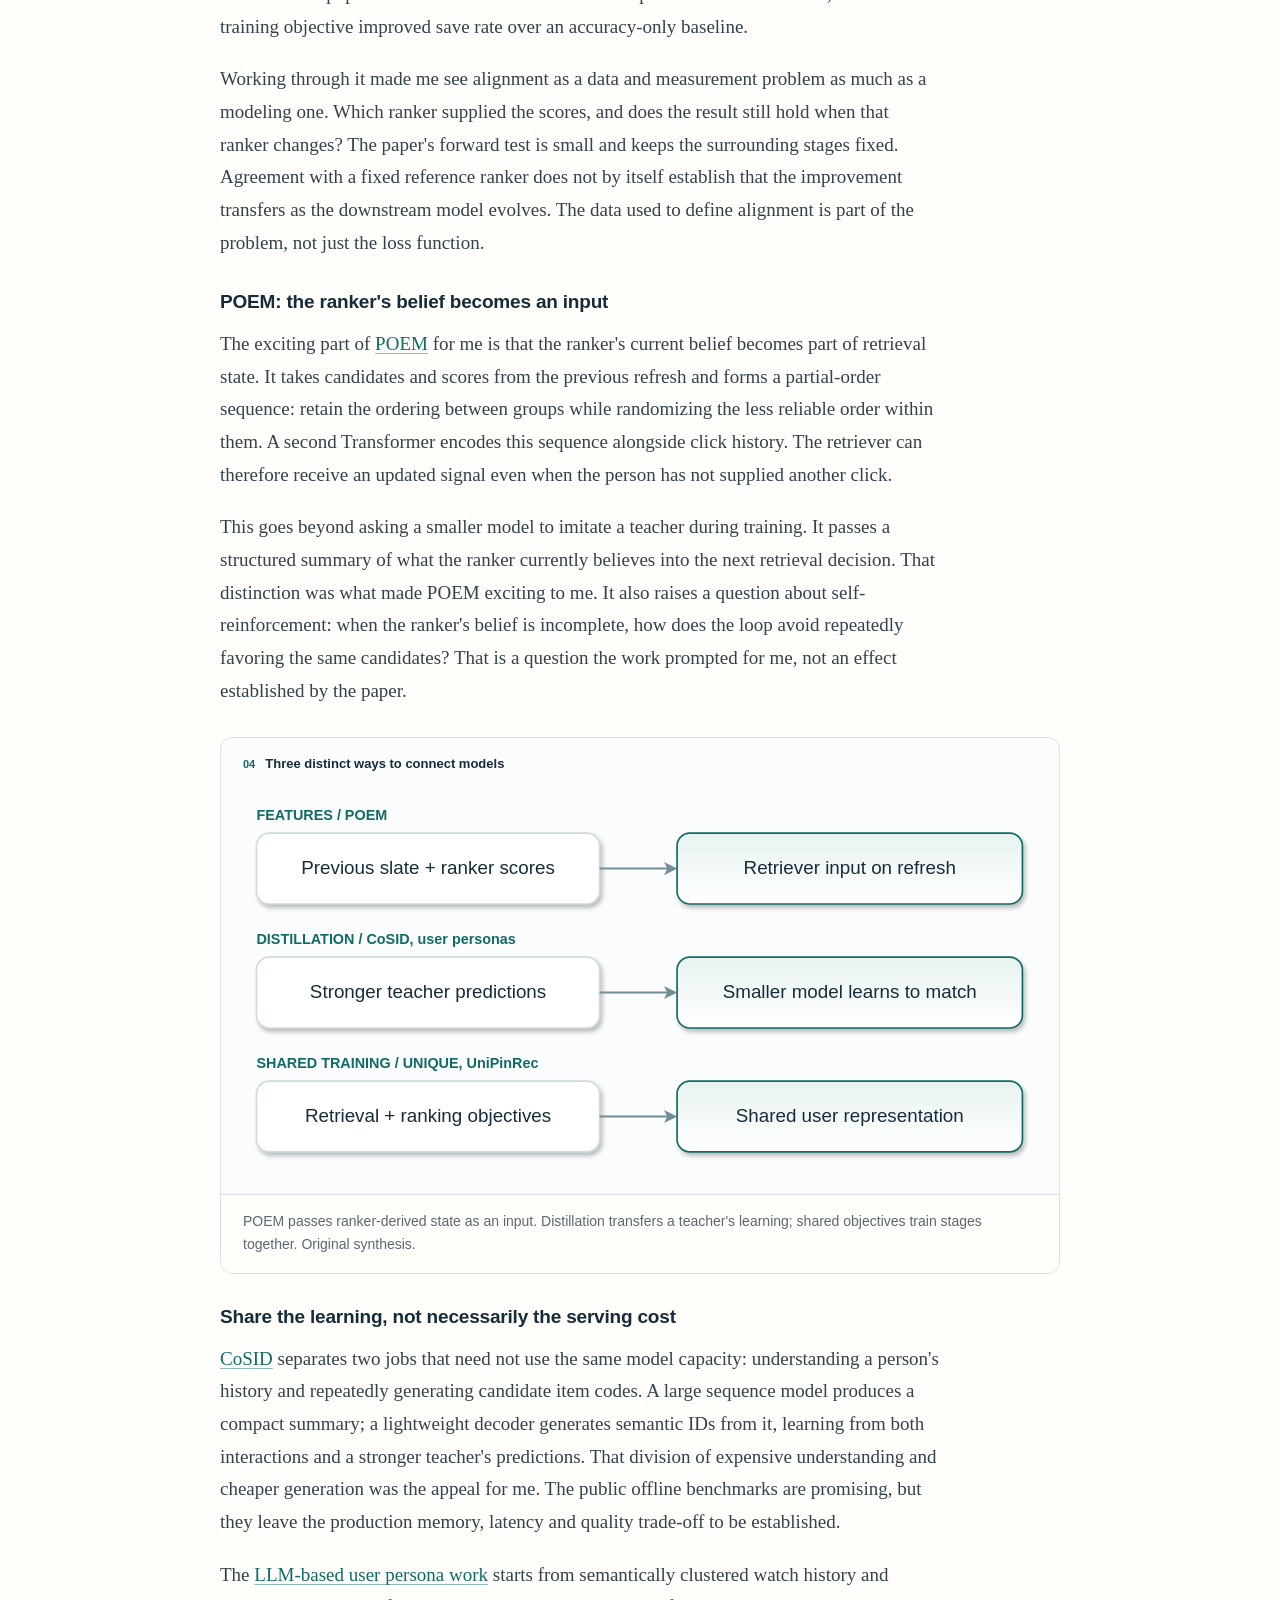
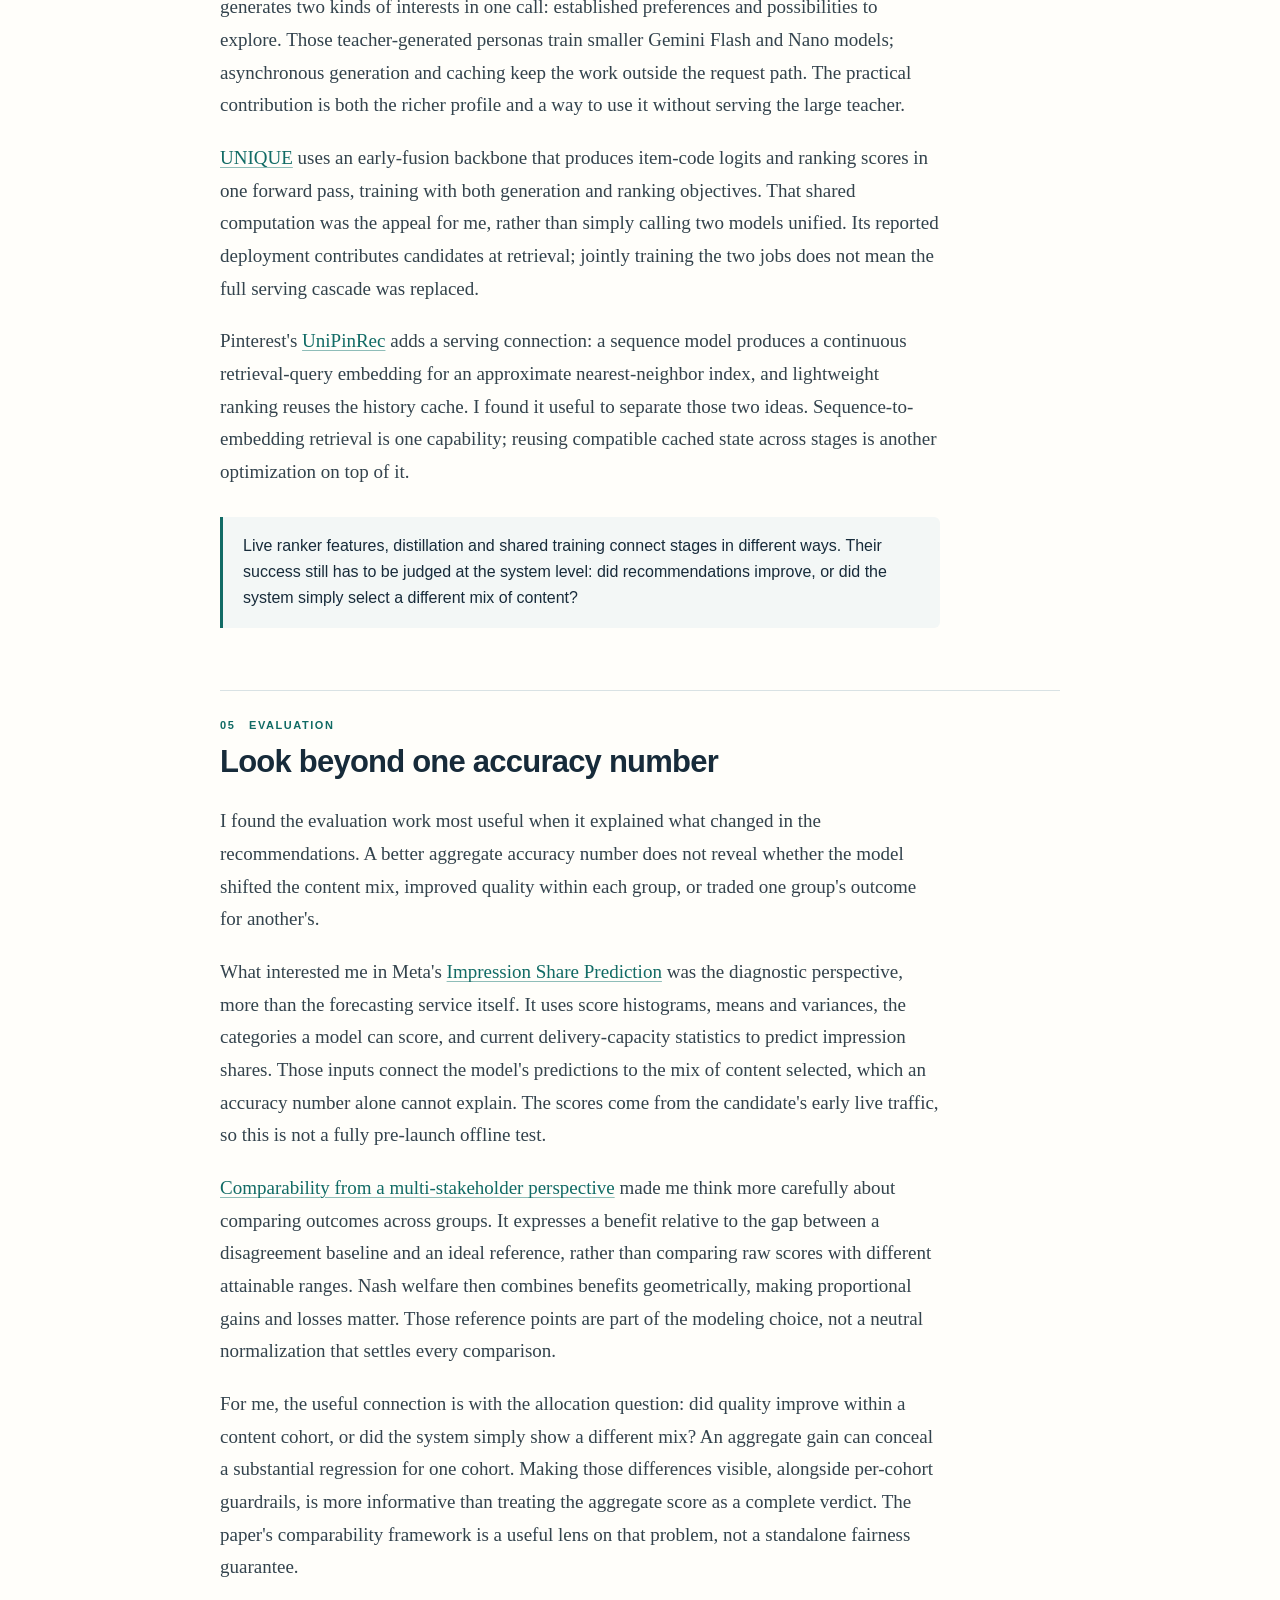
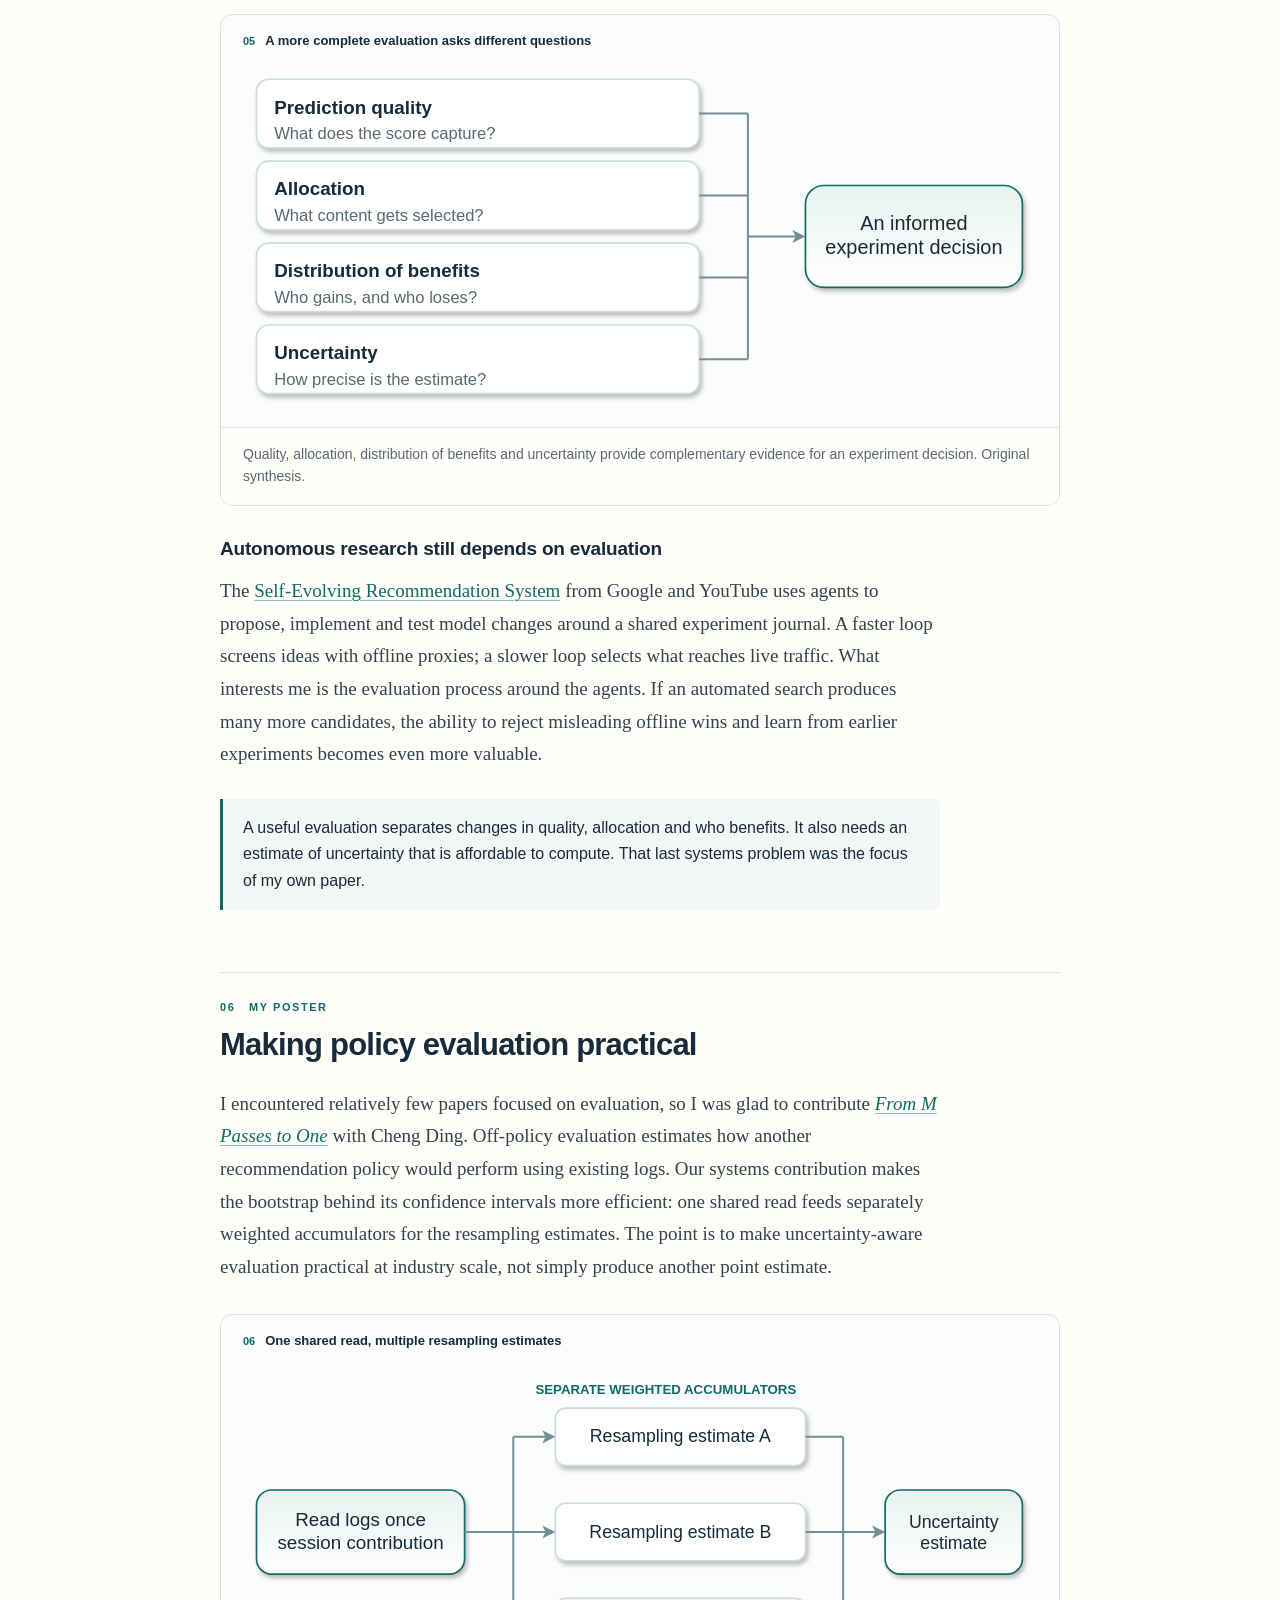
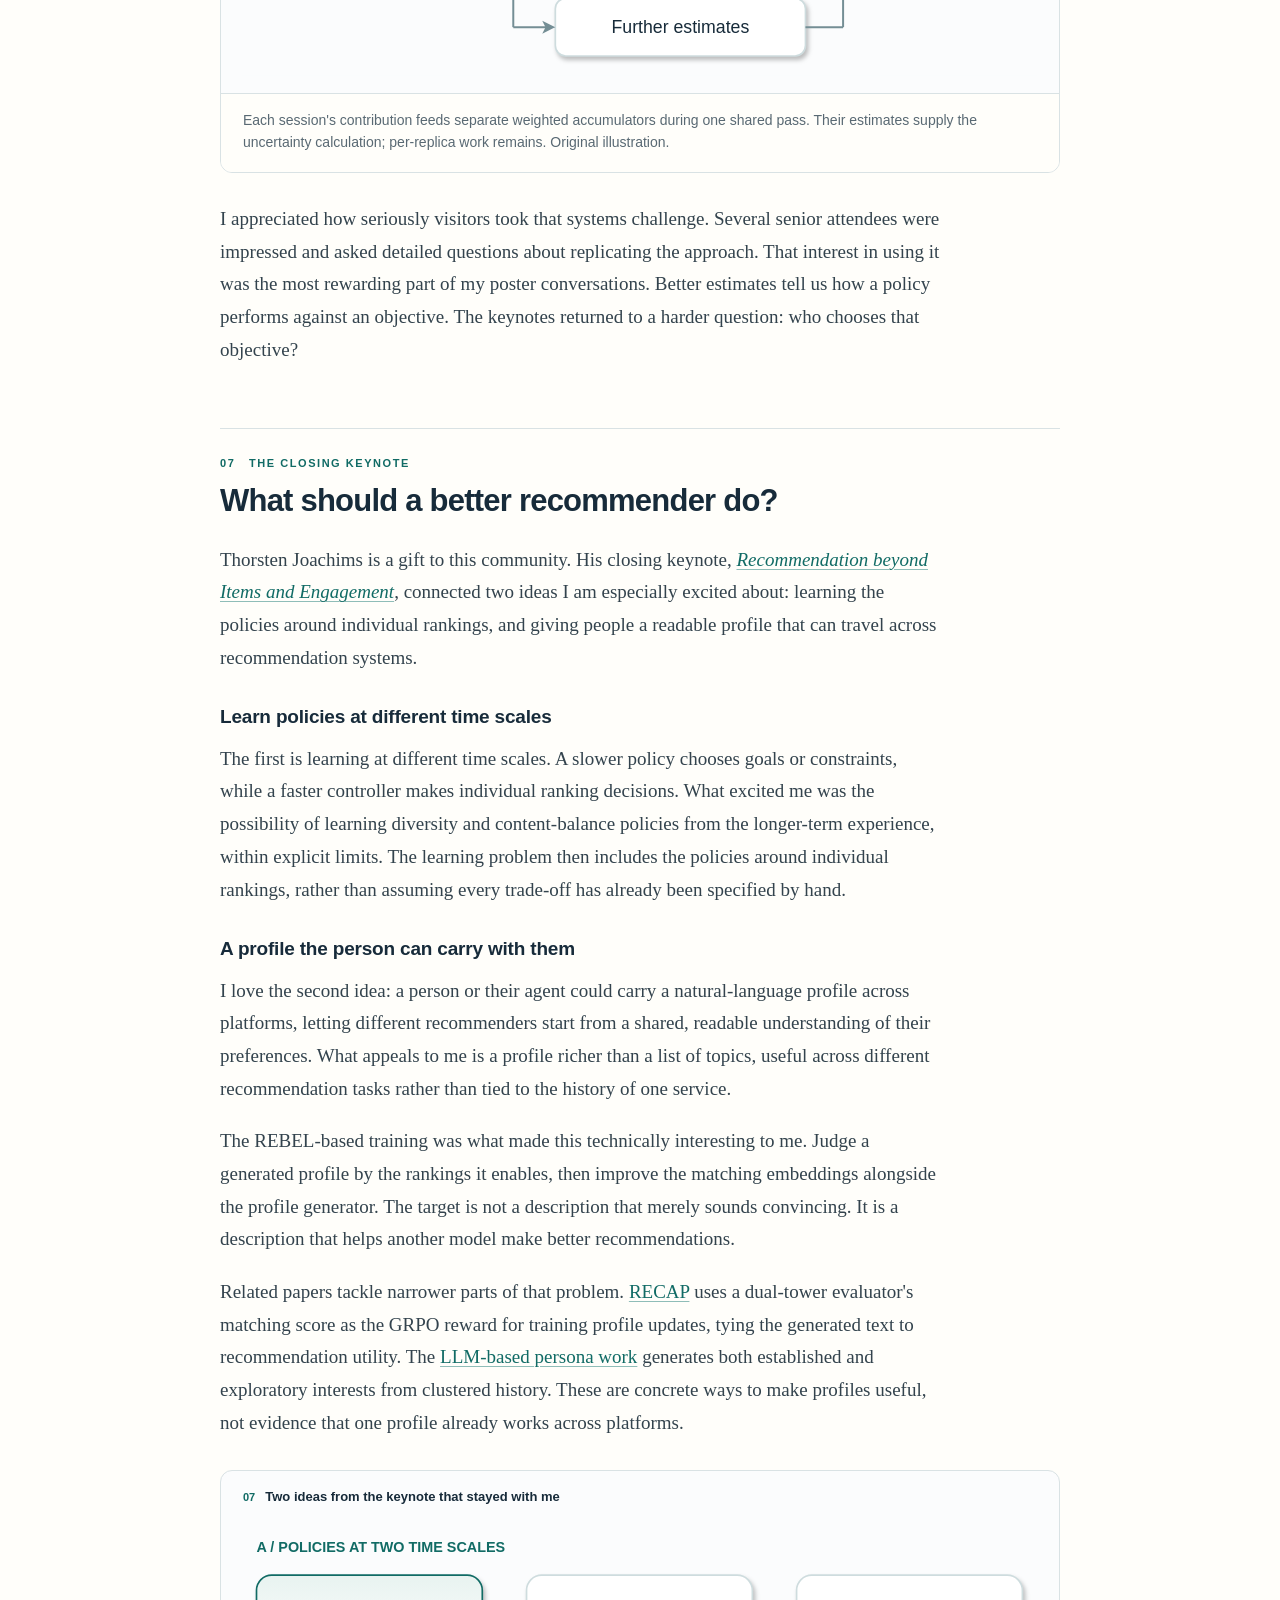
<file: site/posts/what-i-took-away-from-recsys-2026/index.html>
<!doctype html>
<html lang="en">
<head>
<meta charset="utf-8">
<meta name="viewport" content="width=device-width, initial-scale=1">
<meta name="author" content="Ghulam Ahmed Ansari">
<meta name="citation_author" content="Ansari, Ghulam Ahmed">
<meta name="citation_publication_date" content="2026-10-23">
<meta name="citation_key" content="ansari2026recsys">
<link rel="canonical" href="https://ahmedintheloop.dev/posts/what-i-took-away-from-recsys-2026">
<link rel="icon" href="/assets/mark.svg" type="image/svg+xml">
<meta property="og:type" content="article">
<meta property="og:title" content="What I took away from RecSys 2026">
<meta property="og:description" content="Personal reflections on the modeling ideas and practical optimizations that stood out.">
<meta property="og:url" content="https://ahmedintheloop.dev/posts/what-i-took-away-from-recsys-2026">
<meta property="article:published_time" content="2026-10-23">
<meta name="description" content="Personal takeaways from RecSys 2026: practical optimizations that make richer models usable, model-based exploration, alignment across recommendation stages, and informative experiments.">
<meta name="color-scheme" content="light">
<title>What I took away from RecSys 2026 | Ghulam Ahmed Ansari</title>
<style>
  :root {
    --ink: #172b3a; --body: #33434d; --muted: #596973; --accent: #116b65;
    --line: #d9e2e4; --paper: #fffefa; --panel: #f3f7f6; --sans: -apple-system, BlinkMacSystemFont, "Segoe UI", Helvetica, Arial, sans-serif;
  }
  * { box-sizing: border-box; }
  html { scroll-padding-top: 24px; }
  body { margin: 0; background: var(--paper); color: var(--body); font: 19px/1.72 Georgia, "Times New Roman", serif; -webkit-font-smoothing: antialiased; }
  a { color: var(--accent); text-decoration-color: #8fbdb8; text-underline-offset: .18em; text-decoration-thickness: 1px; }
  a:hover { color: var(--ink); text-decoration-color: currentColor; }
  a:focus-visible, .diagram:focus-visible { outline: 3px solid var(--accent); outline-offset: 5px; border-radius: 2px; }
  .skip { position: absolute; top: -100px; left: 20px; padding: 8px 16px; background: white; z-index: 1; font: 16px var(--sans); }
  .skip:focus { top: 12px; }
  main { max-width: 920px; margin: 0 auto; padding: 64px 40px 56px; }
  .masthead { border-top: 3px solid var(--ink); padding-top: 24px; }
  .site-nav { display: flex; justify-content: space-between; flex-wrap: wrap; gap: 12px; margin-bottom: 24px; font: 14px/1.5 var(--sans); }
  .site-nav a { text-decoration: none; }
  .site-nav a:hover { text-decoration: underline; }
  .eyebrow { font: 650 12px/1.5 var(--sans); letter-spacing: .14em; text-transform: uppercase; color: var(--accent); margin: 0 0 22px; }
  h1, h2, h3 { color: var(--ink); }
  h1 { font: 650 clamp(38px, 5.5vw, 58px)/1.08 var(--sans); letter-spacing: -.045em; max-width: 760px; margin: 0 0 24px; }
  .dek { max-width: 650px; font: 23px/1.45 Georgia, "Times New Roman", serif; color: var(--muted); margin: 0 0 26px; }
  .byline { display: flex; flex-wrap: wrap; align-items: baseline; gap: 6px 22px; padding-bottom: 28px; border-bottom: 1px solid var(--line); font: 14px/1.6 var(--sans); color: var(--muted); }
  .byline strong { color: var(--ink); font-weight: 650; }
  .opening { margin-top: 32px; }
  p { margin: 0 0 20px; }
  .copy { max-width: 720px; }
  .scope { font: 15px/1.7 var(--sans); color: var(--muted); }
  .toc { margin: 32px 0 64px; padding: 24px 28px; background: var(--panel); border: 1px solid var(--line); border-radius: 12px; font: 15px/1.5 var(--sans); }
  .toc-label { margin: 0 0 16px; font-size: 11px; font-weight: 700; letter-spacing: .12em; text-transform: uppercase; color: var(--muted); }
  .toc ol { display: grid; grid-template-columns: 1fr 1fr; gap: 12px 32px; list-style: none; padding: 0; margin: 0; counter-reset: contents; }
  .toc li { counter-increment: contents; display: flex; gap: 12px; align-items: baseline; }
  .toc li::before { content: counter(contents, decimal-leading-zero); color: var(--accent); font: 600 11px/1 var(--sans); font-variant-numeric: tabular-nums; }
  .toc a { color: var(--ink); text-decoration: none; }
  .toc a:hover { text-decoration: underline; }
  .chapter { margin: 0 0 62px; padding-top: 26px; border-top: 1px solid var(--line); }
  .section-label { font: 650 11px/1.5 var(--sans); letter-spacing: .14em; text-transform: uppercase; color: var(--accent); margin-bottom: 10px; }
  h2 { font: 650 31px/1.22 var(--sans); letter-spacing: -.025em; margin: 0 0 24px; max-width: 720px; text-wrap: balance; }
  h3 { font: 650 19px/1.4 var(--sans); letter-spacing: -.01em; margin: 30px 0 12px; }
  .takeaway { max-width: 720px; margin: 28px 0 0; padding: 16px 20px; background: var(--panel); border-left: 3px solid var(--accent); border-radius: 0 6px 6px 0; font: 16px/1.65 var(--sans); color: var(--ink); }
  .takeaway strong { font-weight: 650; }
  figure { margin: 30px 0; border: 1px solid var(--line); border-radius: 12px; overflow: hidden; background: #fbfcfd; break-inside: avoid; }
  .figure-heading { padding: 16px 22px 0; font: 600 13px/1.5 var(--sans); color: var(--ink); }
  .figure-heading span { color: var(--accent); margin-right: 10px; font-size: 11px; font-variant-numeric: tabular-nums; }
  .diagram { overflow-x: auto; padding: 16px 20px; overscroll-behavior-inline: contain; }
  .diagram svg { display: block; width: 100%; min-width: 640px; height: auto; }
  figcaption { padding: 15px 22px 18px; border-top: 1px solid var(--line); background: var(--paper); font: 14px/1.6 var(--sans); color: var(--muted); }
  .figure-hint { display: none; padding: 0 22px 12px; font: 12px/1.5 var(--sans); color: var(--muted); }
  .note { font: 15px/1.7 var(--sans); color: var(--muted); }
  .refs { border-top: 1px solid var(--line); padding-top: 28px; }
  .refs h2 { font-size: 25px; margin-bottom: 12px; }
  .refs ol { padding-left: 24px; font: 14px/1.65 var(--sans); }
  .refs li { margin-bottom: 10px; padding-left: 5px; break-inside: avoid; }
  .refs li::marker { color: var(--muted); font-size: 11px; }
  .citation { margin-top: 36px; border-top: 1px solid var(--line); padding-top: 28px; }
  .citation h2 { font-size: 25px; }
  .citation pre { padding: 20px; border: 1px solid var(--line); border-radius: 8px; background: var(--panel); white-space: pre-wrap; overflow-wrap: anywhere; font: 13px/1.65 ui-monospace, SFMono-Regular, Consolas, monospace; }
  .citation-actions { display: flex; flex-wrap: wrap; align-items: center; gap: 12px; }
  .citation-actions button, .citation-actions a { padding: 9px 14px; border: 1px solid var(--accent); border-radius: 6px; background: var(--paper); color: var(--accent); font: 600 14px/1.5 var(--sans); text-decoration: none; cursor: pointer; }
  .citation-actions button:disabled { cursor: not-allowed; opacity: .6; }
  #citation-status { margin: 12px 0 0; min-height: 1.7em; }
  footer { border-top: 1px solid var(--line); margin-top: 34px; padding-top: 18px; display: flex; justify-content: space-between; gap: 16px; font: 12px/1.6 var(--sans); color: var(--muted); }
  @media (max-width: 700px) {
    body { font-size: 18px; line-height: 1.7; }
    main { padding: 32px 22px 36px; }
    h1 { font-size: 40px; }
    .dek { font-size: 21px; }
    h2 { font-size: 28px; }
    .toc { padding: 22px; margin-bottom: 44px; }
    .toc ol { grid-template-columns: 1fr; gap: 12px; }
    .chapter { margin-bottom: 46px; }
    .figure-hint { display: block; }
    .diagram { padding: 16px; }
    .byline { display: block; }
    .byline span, .byline time { display: block; margin-top: 4px; }
    footer { display: block; }
    footer a { display: inline-block; margin-top: 8px; }
  }
  @media print {
    @page { margin: 18mm; }
    body { background: white; font-size: 11pt; line-height: 1.55; color: #172b3a; }
    main { max-width: none; padding: 0; }
    h1 { font-size: 30pt; }
    h2 { font-size: 21pt; break-after: avoid; }
    h3 { font-size: 13pt; break-after: avoid; }
    .dek { font-size: 15pt; }
    .toc, .skip, .site-nav, .figure-hint, footer a, .citation-actions, #citation-status { display: none; }
    .opening { margin-bottom: 30px; }
    .chapter { margin-bottom: 30px; }
    .diagram { overflow: visible; padding: 12px; }
    .diagram svg { min-width: 0; }
    figure, .takeaway { break-inside: avoid; }
    a { color: inherit; }
    .refs ol, .note, .scope, figcaption { font-size: 9pt; }
    * { -webkit-print-color-adjust: exact; print-color-adjust: exact; }
  }
</style>
</head>
<body>
<a class="skip" href="#article">Skip to article</a>
<main id="top">
<article id="article">
<header class="masthead">
  <nav class="site-nav" aria-label="Site navigation"><a href="/">Ahmed in the loop</a><a href="/#writing">All writing</a></nav>
  <p class="eyebrow">Conference notes &middot; Minneapolis &middot; 2026</p>
  <h1>What I took away<br>from RecSys 2026</h1>
  <p class="dek">Personal reflections on the modeling ideas and practical optimizations that stood out.</p>
  <div class="byline"><strong><a href="https://www.linkedin.com/in/ghulamahmed/" rel="author">Ghulam Ahmed Ansari</a></strong><time datetime="2026-10-23">October 23, 2026</time><span>Personal reflections &middot; Views are my own</span></div>
</header>
<div class="opening copy">
  <p id="intro-interests">A major part of what excited me at RecSys 2026 was the practical optimization work that makes richer recommendation models usable: compressing histories without losing useful information, caching computation instead of repeating it, and transferring what a large model knows into a cheaper one. I was equally interested in learning more about people's interests and in model-based alternatives to hand-tuned rules. The papers that stood out showed how these ideas work under real constraints, with experiments that explained both the gains and the trade-offs.</p>
  <p class="scope" id="intro-scope">This is my personal selection of work I found especially relevant, not a ranking of the conference's papers or a comprehensive survey. I have grouped it around what I learned, distinguishing the authors' findings from my own reflections and the questions the work raised.</p>
</div>
<nav class="toc" aria-label="Article contents">
  <p class="toc-label">In this article</p>
  <ol>
    <li><a href="#explore">Exploration that learns about the person</a></li>
    <li><a href="#repr">What a representation needs to preserve</a></li>
    <li><a href="#sequence">Making rich histories practical</a></li>
    <li><a href="#align">Getting the stages to work together</a></li>
    <li><a href="#eval">Evaluation beyond one accuracy number</a></li>
    <li><a href="#mine">Conversations at my own poster</a></li>
    <li><a href="#keynote">Profiles, policies and agents</a></li>
    <li><a href="#refs">Sources and further reading</a></li>
    <li><a href="#cite">Cite this post</a></li>
  </ol>
</nav>

<section class="chapter" id="explore" aria-labelledby="explore-title">
  <p class="section-label">01 &nbsp; Exploration</p>
  <h2 id="explore-title">Learn about the person, not only the item</h2>
  <div class="copy">
    <p id="explore-intent">Exploration was my most important theme at the conference. I was especially interested in approaches that use the model's beliefs to decide what to show or what to learn from, rather than relying only on rules about which content deserves more exposure.</p>
    <h3>What could a response teach us?</h3>
    <p id="egrec-why"><a href="https://doi.org/10.1145/3773078.3831822">EGRec</a> was one of the papers I cared about most because it asks what a response could teach the system about the person. It adds hypothetical feedback to the history, re-encodes the user with model weights frozen, and measures the change in catalog-wide relevance using Jensen-Shannon divergence. This is an <em>epistemic-gain</em> signal: how much a response could revise the model's understanding, not a Bayesian estimate of uncertainty about an item's reward.</p>
    <p id="egrec-use">A small MLP learns these gain values offline from the frozen recommender's hidden features, avoiding hypothetical catalog-wide rescoring at serving time. I particularly liked using the predicted gain as an extra context feature for Neural Thompson sampling: the bandit supplies reward uncertainty, while EG supplies a direction for interest discovery. That combination had a strong interest-coverage result in one offline setting, but gains varied across experiments.</p>
    <h3>Put uncertainty to work inside the ranker</h3>
    <p id="reward-practical">YouTube's <a href="https://doi.org/10.1145/3773078.3831895">Uncertainty-Aware Reward Modeling</a> was another favorite because it puts model-based exploration directly into a production ranker. One approach samples scoring weights from a Bayesian last layer; another predicts reward percentiles and uses their spread as a scoring bonus. Neither requires making the entire large model Bayesian. Both report engagement and discovery gains, although the appropriate scoring policy depends on the device and combining the approaches does not automatically help.</p>
    <p id="breaking-breadth">What I valued in <a href="https://doi.org/10.1145/3773078.3831876">Breaking the Loop</a> was its practical comparison of freshness rules, training changes and uncertainty-based methods. An age-based boost did not significantly improve new-release engagement; an uncertainty bonus did, but reduced artist diversity. Even an uncertainty head unused at serving improved new-release engagement, a revealing control whose cause remains unresolved. The breadth of these ablations shows which interventions worked, which did not, and the trade-offs involved in moving from familiar rules to model-based alternatives.</p>
  </div>
  <figure>
    <div class="figure-heading"><span>01</span>Breaking the Loop: what the ablations reveal</div>
    <div class="diagram" tabindex="0" role="region" aria-label="Exploration diagram, horizontally scrollable on small screens"><svg xmlns="http://www.w3.org/2000/svg" xmlns:xhtml="http://www.w3.org/1999/xhtml" style="background: transparent; color-scheme: light;" version="1.1" width="721px" height="459px" viewBox="0 0 721 459" role="img" aria-label="Breaking the Loop: different interventions, different trade-offs" id="diagram-exploration"><defs><linearGradient x1="0%" y1="0%" x2="0%" y2="100%" id="exploration-drawio-svg-MqnGXy2yp7oD8NeigCo3-gradient-light-dark_e8f3f0_17211e_-1-light-dark_ffffff_121212_-1-s-0"><stop offset="0%" stop-color="#e8f3f0" stop-opacity="1" style="stop-color: light-dark(rgb(232, 243, 240), rgb(23, 33, 30)); stop-opacity: 1;" /><stop offset="100%" stop-color="#ffffff" stop-opacity="1" style="stop-color: light-dark(rgb(255, 255, 255), rgb(18, 18, 18)); stop-opacity: 1;" /></linearGradient><linearGradient x1="0%" y1="0%" x2="0%" y2="100%" id="exploration-drawio-svg-MqnGXy2yp7oD8NeigCo3-gradient-light-dark_ffffff_121212_-1-light-dark_ffffff_121212_-1-s-0"><stop offset="0%" stop-color="#ffffff" stop-opacity="1" style="stop-color: light-dark(rgb(255, 255, 255), rgb(18, 18, 18)); stop-opacity: 1;" /><stop offset="100%" stop-color="#ffffff" stop-opacity="1" style="stop-color: light-dark(rgb(255, 255, 255), rgb(18, 18, 18)); stop-opacity: 1;" /></linearGradient></defs><g><g data-cell-id="0"><g data-cell-id="1"><g data-cell-id="p1_box1"><g><rect x="0" y="0" width="720" height="458" fill="#fbfcfd" stroke="none" pointer-events="all" style="fill: light-dark(rgb(251, 252, 253), rgb(19, 20, 20));" /></g></g><g data-cell-id="p1_txt2"><g><rect x="14" y="8" width="248" height="24" fill="none" stroke="none" pointer-events="all" /></g><g><g fill="#116b65" font-family="Helvetica" font-weight="bold" text-anchor="start" font-size="13px" style="fill: light-dark(rgb(17, 107, 101), rgb(101, 179, 174));"><text x="14" y="25">INTERVENTION</text></g></g></g><g data-cell-id="p1_txt3"><g><rect x="314" y="8" width="392" height="24" fill="none" stroke="none" pointer-events="all" /></g><g><g fill="#116b65" font-family="Helvetica" font-weight="bold" text-anchor="start" font-size="13px" style="fill: light-dark(rgb(17, 107, 101), rgb(101, 179, 174));"><text x="314" y="25">REPORTED OUTCOME</text></g></g></g><g data-cell-id="p1_box4"><g style="filter: drop-shadow(light-dark(rgba(0, 0, 0, 0.25), rgba(237, 237, 237, 0.25)) 2px 3px 2px);"><rect x="14" y="42" width="248" height="72" rx="12.96" ry="12.96" fill="url(#exploration-drawio-svg-MqnGXy2yp7oD8NeigCo3-gradient-light-dark_e8f3f0_17211e_-1-light-dark_ffffff_121212_-1-s-0)" stroke="#116b65" stroke-width="1.5" pointer-events="all" style="fill: url(#exploration-drawio-svg-MqnGXy2yp7oD8NeigCo3-gradient-light-dark_e8f3f0_17211e_-1-light-dark_ffffff_121212_-1-s-0); stroke: light-dark(rgb(17, 107, 101), rgb(101, 179, 174));" /></g><g><g><switch><foreignObject style="overflow: visible; text-align: left;" pointer-events="none" width="100%" height="100%" requiredFeatures="http://www.w3.org/TR/SVG11/feature#Extensibility"><div xmlns="http://www.w3.org/1999/xhtml" style="display: flex; align-items: unsafe center; justify-content: unsafe center; width: 230px; height: 1px; padding-top: 78px; margin-left: 23px;"><div xmlns="http://www.w3.org/1999/xhtml" style="box-sizing: border-box; font-size: 0; text-align: center; color: #172b3a; "><div xmlns="http://www.w3.org/1999/xhtml" style="display: inline-block; font-size: 16px; font-family: Helvetica; color: light-dark(#172b3a, #bccdda); line-height: 1.2; pointer-events: all; white-space: normal; word-wrap: normal; ">Age-based<br xmlns="http://www.w3.org/1999/xhtml" />freshness boost</div></div></div></foreignObject></switch></g></g></g><g data-cell-id="p1_box5"><g style="filter: drop-shadow(light-dark(rgba(0, 0, 0, 0.25), rgba(237, 237, 237, 0.25)) 2px 3px 2px);"><rect x="314" y="42" width="392" height="72" rx="12.96" ry="12.96" fill="url(#exploration-drawio-svg-MqnGXy2yp7oD8NeigCo3-gradient-light-dark_ffffff_121212_-1-light-dark_ffffff_121212_-1-s-0)" stroke="#cedcde" stroke-width="1.5" pointer-events="all" style="fill: url(#exploration-drawio-svg-MqnGXy2yp7oD8NeigCo3-gradient-light-dark_ffffff_121212_-1-light-dark_ffffff_121212_-1-s-0); stroke: light-dark(rgb(206, 220, 222), rgb(41, 53, 55));" /></g><g><g><switch><foreignObject style="overflow: visible; text-align: left;" pointer-events="none" width="100%" height="100%" requiredFeatures="http://www.w3.org/TR/SVG11/feature#Extensibility"><div xmlns="http://www.w3.org/1999/xhtml" style="display: flex; align-items: unsafe center; justify-content: unsafe center; width: 374px; height: 1px; padding-top: 78px; margin-left: 323px;"><div xmlns="http://www.w3.org/1999/xhtml" style="box-sizing: border-box; font-size: 0; text-align: center; color: #172b3a; "><div xmlns="http://www.w3.org/1999/xhtml" style="display: inline-block; font-size: 16px; font-family: Helvetica; color: light-dark(#172b3a, #bccdda); line-height: 1.2; pointer-events: all; white-space: normal; word-wrap: normal; ">Initial exposure lift fades;<br xmlns="http://www.w3.org/1999/xhtml" />no significant new-release engagement gain</div></div></div></foreignObject></switch></g></g></g><g data-cell-id="p1_box7"><g style="filter: drop-shadow(light-dark(rgba(0, 0, 0, 0.25), rgba(237, 237, 237, 0.25)) 2px 3px 2px);"><rect x="14" y="132" width="248" height="72" rx="12.96" ry="12.96" fill="url(#exploration-drawio-svg-MqnGXy2yp7oD8NeigCo3-gradient-light-dark_e8f3f0_17211e_-1-light-dark_ffffff_121212_-1-s-0)" stroke="#116b65" stroke-width="1.5" pointer-events="all" style="fill: url(#exploration-drawio-svg-MqnGXy2yp7oD8NeigCo3-gradient-light-dark_e8f3f0_17211e_-1-light-dark_ffffff_121212_-1-s-0); stroke: light-dark(rgb(17, 107, 101), rgb(101, 179, 174));" /></g><g><g><switch><foreignObject style="overflow: visible; text-align: left;" pointer-events="none" width="100%" height="100%" requiredFeatures="http://www.w3.org/TR/SVG11/feature#Extensibility"><div xmlns="http://www.w3.org/1999/xhtml" style="display: flex; align-items: unsafe center; justify-content: unsafe center; width: 230px; height: 1px; padding-top: 168px; margin-left: 23px;"><div xmlns="http://www.w3.org/1999/xhtml" style="box-sizing: border-box; font-size: 0; text-align: center; color: #172b3a; "><div xmlns="http://www.w3.org/1999/xhtml" style="display: inline-block; font-size: 16px; font-family: Helvetica; color: light-dark(#172b3a, #bccdda); line-height: 1.2; pointer-events: all; white-space: normal; word-wrap: normal; ">Uncertainty bonus<br xmlns="http://www.w3.org/1999/xhtml" />at serving</div></div></div></foreignObject></switch></g></g></g><g data-cell-id="p1_box8"><g style="filter: drop-shadow(light-dark(rgba(0, 0, 0, 0.25), rgba(237, 237, 237, 0.25)) 2px 3px 2px);"><rect x="314" y="132" width="392" height="72" rx="12.96" ry="12.96" fill="url(#exploration-drawio-svg-MqnGXy2yp7oD8NeigCo3-gradient-light-dark_ffffff_121212_-1-light-dark_ffffff_121212_-1-s-0)" stroke="#cedcde" stroke-width="1.5" pointer-events="all" style="fill: url(#exploration-drawio-svg-MqnGXy2yp7oD8NeigCo3-gradient-light-dark_ffffff_121212_-1-light-dark_ffffff_121212_-1-s-0); stroke: light-dark(rgb(206, 220, 222), rgb(41, 53, 55));" /></g><g><g><switch><foreignObject style="overflow: visible; text-align: left;" pointer-events="none" width="100%" height="100%" requiredFeatures="http://www.w3.org/TR/SVG11/feature#Extensibility"><div xmlns="http://www.w3.org/1999/xhtml" style="display: flex; align-items: unsafe center; justify-content: unsafe center; width: 374px; height: 1px; padding-top: 168px; margin-left: 323px;"><div xmlns="http://www.w3.org/1999/xhtml" style="box-sizing: border-box; font-size: 0; text-align: center; color: #172b3a; "><div xmlns="http://www.w3.org/1999/xhtml" style="display: inline-block; font-size: 16px; font-family: Helvetica; color: light-dark(#172b3a, #bccdda); line-height: 1.2; pointer-events: all; white-space: normal; word-wrap: normal; ">New-release engagement improves;<br xmlns="http://www.w3.org/1999/xhtml" />artist diversity declines</div></div></div></foreignObject></switch></g></g></g><g data-cell-id="p1_box10"><g style="filter: drop-shadow(light-dark(rgba(0, 0, 0, 0.25), rgba(237, 237, 237, 0.25)) 2px 3px 2px);"><rect x="14" y="222" width="248" height="72" rx="12.96" ry="12.96" fill="url(#exploration-drawio-svg-MqnGXy2yp7oD8NeigCo3-gradient-light-dark_e8f3f0_17211e_-1-light-dark_ffffff_121212_-1-s-0)" stroke="#116b65" stroke-width="1.5" pointer-events="all" style="fill: url(#exploration-drawio-svg-MqnGXy2yp7oD8NeigCo3-gradient-light-dark_e8f3f0_17211e_-1-light-dark_ffffff_121212_-1-s-0); stroke: light-dark(rgb(17, 107, 101), rgb(101, 179, 174));" /></g><g><g><switch><foreignObject style="overflow: visible; text-align: left;" pointer-events="none" width="100%" height="100%" requiredFeatures="http://www.w3.org/TR/SVG11/feature#Extensibility"><div xmlns="http://www.w3.org/1999/xhtml" style="display: flex; align-items: unsafe center; justify-content: unsafe center; width: 230px; height: 1px; padding-top: 258px; margin-left: 23px;"><div xmlns="http://www.w3.org/1999/xhtml" style="box-sizing: border-box; font-size: 0; text-align: center; color: #172b3a; "><div xmlns="http://www.w3.org/1999/xhtml" style="display: inline-block; font-size: 16px; font-family: Helvetica; color: light-dark(#172b3a, #bccdda); line-height: 1.2; pointer-events: all; white-space: normal; word-wrap: normal; ">Training-only<br xmlns="http://www.w3.org/1999/xhtml" />bias tower</div></div></div></foreignObject></switch></g></g></g><g data-cell-id="p1_box11"><g style="filter: drop-shadow(light-dark(rgba(0, 0, 0, 0.25), rgba(237, 237, 237, 0.25)) 2px 3px 2px);"><rect x="314" y="222" width="392" height="72" rx="12.96" ry="12.96" fill="url(#exploration-drawio-svg-MqnGXy2yp7oD8NeigCo3-gradient-light-dark_ffffff_121212_-1-light-dark_ffffff_121212_-1-s-0)" stroke="#cedcde" stroke-width="1.5" pointer-events="all" style="fill: url(#exploration-drawio-svg-MqnGXy2yp7oD8NeigCo3-gradient-light-dark_ffffff_121212_-1-light-dark_ffffff_121212_-1-s-0); stroke: light-dark(rgb(206, 220, 222), rgb(41, 53, 55));" /></g><g><g><switch><foreignObject style="overflow: visible; text-align: left;" pointer-events="none" width="100%" height="100%" requiredFeatures="http://www.w3.org/TR/SVG11/feature#Extensibility"><div xmlns="http://www.w3.org/1999/xhtml" style="display: flex; align-items: unsafe center; justify-content: unsafe center; width: 374px; height: 1px; padding-top: 258px; margin-left: 323px;"><div xmlns="http://www.w3.org/1999/xhtml" style="box-sizing: border-box; font-size: 0; text-align: center; color: #172b3a; "><div xmlns="http://www.w3.org/1999/xhtml" style="display: inline-block; font-size: 16px; font-family: Helvetica; color: light-dark(#172b3a, #bccdda); line-height: 1.2; pointer-events: all; white-space: normal; word-wrap: normal; ">Discovery and diversity improve;<br xmlns="http://www.w3.org/1999/xhtml" />seven-day new-release engagement falls</div></div></div></foreignObject></switch></g></g></g><g data-cell-id="p1_box13"><g style="filter: drop-shadow(light-dark(rgba(0, 0, 0, 0.25), rgba(237, 237, 237, 0.25)) 2px 3px 2px);"><rect x="14" y="312" width="248" height="72" rx="12.96" ry="12.96" fill="url(#exploration-drawio-svg-MqnGXy2yp7oD8NeigCo3-gradient-light-dark_e8f3f0_17211e_-1-light-dark_ffffff_121212_-1-s-0)" stroke="#116b65" stroke-width="1.5" pointer-events="all" style="fill: url(#exploration-drawio-svg-MqnGXy2yp7oD8NeigCo3-gradient-light-dark_e8f3f0_17211e_-1-light-dark_ffffff_121212_-1-s-0); stroke: light-dark(rgb(17, 107, 101), rgb(101, 179, 174));" /></g><g><g><switch><foreignObject style="overflow: visible; text-align: left;" pointer-events="none" width="100%" height="100%" requiredFeatures="http://www.w3.org/TR/SVG11/feature#Extensibility"><div xmlns="http://www.w3.org/1999/xhtml" style="display: flex; align-items: unsafe center; justify-content: unsafe center; width: 230px; height: 1px; padding-top: 348px; margin-left: 23px;"><div xmlns="http://www.w3.org/1999/xhtml" style="box-sizing: border-box; font-size: 0; text-align: center; color: #172b3a; "><div xmlns="http://www.w3.org/1999/xhtml" style="display: inline-block; font-size: 16px; font-family: Helvetica; color: light-dark(#172b3a, #bccdda); line-height: 1.2; pointer-events: all; white-space: normal; word-wrap: normal; ">Uncertainty-weighted<br xmlns="http://www.w3.org/1999/xhtml" />training loss</div></div></div></foreignObject></switch></g></g></g><g data-cell-id="p1_box14"><g style="filter: drop-shadow(light-dark(rgba(0, 0, 0, 0.25), rgba(237, 237, 237, 0.25)) 2px 3px 2px);"><rect x="314" y="312" width="392" height="72" rx="12.96" ry="12.96" fill="url(#exploration-drawio-svg-MqnGXy2yp7oD8NeigCo3-gradient-light-dark_ffffff_121212_-1-light-dark_ffffff_121212_-1-s-0)" stroke="#cedcde" stroke-width="1.5" pointer-events="all" style="fill: url(#exploration-drawio-svg-MqnGXy2yp7oD8NeigCo3-gradient-light-dark_ffffff_121212_-1-light-dark_ffffff_121212_-1-s-0); stroke: light-dark(rgb(206, 220, 222), rgb(41, 53, 55));" /></g><g><g><switch><foreignObject style="overflow: visible; text-align: left;" pointer-events="none" width="100%" height="100%" requiredFeatures="http://www.w3.org/TR/SVG11/feature#Extensibility"><div xmlns="http://www.w3.org/1999/xhtml" style="display: flex; align-items: unsafe center; justify-content: unsafe center; width: 374px; height: 1px; padding-top: 348px; margin-left: 323px;"><div xmlns="http://www.w3.org/1999/xhtml" style="box-sizing: border-box; font-size: 0; text-align: center; color: #172b3a; "><div xmlns="http://www.w3.org/1999/xhtml" style="display: inline-block; font-size: 16px; font-family: Helvetica; color: light-dark(#172b3a, #bccdda); line-height: 1.2; pointer-events: all; white-space: normal; word-wrap: normal; ">Day-one freshness improves;<br xmlns="http://www.w3.org/1999/xhtml" />discovery and overall engagement fall</div></div></div></foreignObject></switch></g></g></g><g data-cell-id="p1_box16"><g style="filter: drop-shadow(light-dark(rgba(0, 0, 0, 0.25), rgba(237, 237, 237, 0.25)) 2px 3px 2px);"><rect x="14" y="406" width="692" height="38" rx="6.84" ry="6.84" fill="url(#exploration-drawio-svg-MqnGXy2yp7oD8NeigCo3-gradient-light-dark_ffffff_121212_-1-light-dark_ffffff_121212_-1-s-0)" stroke="#cedcde" stroke-width="1.5" pointer-events="all" style="fill: url(#exploration-drawio-svg-MqnGXy2yp7oD8NeigCo3-gradient-light-dark_ffffff_121212_-1-light-dark_ffffff_121212_-1-s-0); stroke: light-dark(rgb(206, 220, 222), rgb(41, 53, 55));" /></g><g><g><switch><foreignObject style="overflow: visible; text-align: left;" pointer-events="none" width="100%" height="100%" requiredFeatures="http://www.w3.org/TR/SVG11/feature#Extensibility"><div xmlns="http://www.w3.org/1999/xhtml" style="display: flex; align-items: unsafe center; justify-content: unsafe center; width: 674px; height: 1px; padding-top: 425px; margin-left: 23px;"><div xmlns="http://www.w3.org/1999/xhtml" style="box-sizing: border-box; font-size: 0; text-align: center; color: #172b3a; "><div xmlns="http://www.w3.org/1999/xhtml" style="display: inline-block; font-size: 15px; font-family: Helvetica; color: light-dark(#172b3a, #bccdda); line-height: 1.2; pointer-events: all; white-space: normal; word-wrap: normal; ">Control: new-release engagement improves with the head unused at serving.</div></div></div></foreignObject></switch></g></g></g><g data-cell-id="p1_edge6"><g><path d="M 262 78 L 306.14 78" fill="none" stroke="#748e95" stroke-width="1.8" stroke-miterlimit="10" pointer-events="stroke" style="stroke: light-dark(rgb(116, 142, 149), rgb(101, 123, 129));" /><path d="M 311.99 78 L 304.19 81.9 L 306.14 78 L 304.19 74.1 Z" fill="#748e95" stroke="#748e95" stroke-width="1.8" stroke-miterlimit="10" pointer-events="all" style="fill: light-dark(rgb(116, 142, 149), rgb(101, 123, 129)); stroke: light-dark(rgb(116, 142, 149), rgb(101, 123, 129));" /></g></g><g data-cell-id="p1_edge9"><g><path d="M 262 168 L 306.14 168" fill="none" stroke="#748e95" stroke-width="1.8" stroke-miterlimit="10" pointer-events="stroke" style="stroke: light-dark(rgb(116, 142, 149), rgb(101, 123, 129));" /><path d="M 311.99 168 L 304.19 171.9 L 306.14 168 L 304.19 164.1 Z" fill="#748e95" stroke="#748e95" stroke-width="1.8" stroke-miterlimit="10" pointer-events="all" style="fill: light-dark(rgb(116, 142, 149), rgb(101, 123, 129)); stroke: light-dark(rgb(116, 142, 149), rgb(101, 123, 129));" /></g></g><g data-cell-id="p1_edge12"><g><path d="M 262 258 L 306.14 258" fill="none" stroke="#748e95" stroke-width="1.8" stroke-miterlimit="10" pointer-events="stroke" style="stroke: light-dark(rgb(116, 142, 149), rgb(101, 123, 129));" /><path d="M 311.99 258 L 304.19 261.9 L 306.14 258 L 304.19 254.1 Z" fill="#748e95" stroke="#748e95" stroke-width="1.8" stroke-miterlimit="10" pointer-events="all" style="fill: light-dark(rgb(116, 142, 149), rgb(101, 123, 129)); stroke: light-dark(rgb(116, 142, 149), rgb(101, 123, 129));" /></g></g><g data-cell-id="p1_edge15"><g><path d="M 262 348 L 306.14 348" fill="none" stroke="#748e95" stroke-width="1.8" stroke-miterlimit="10" pointer-events="stroke" style="stroke: light-dark(rgb(116, 142, 149), rgb(101, 123, 129));" /><path d="M 311.99 348 L 304.19 351.9 L 306.14 348 L 304.19 344.1 Z" fill="#748e95" stroke="#748e95" stroke-width="1.8" stroke-miterlimit="10" pointer-events="all" style="fill: light-dark(rgb(116, 142, 149), rgb(101, 123, 129)); stroke: light-dark(rgb(116, 142, 149), rgb(101, 123, 129));" /></g></g></g></g></g></svg></div>
    <div class="figure-hint" aria-hidden="true">Scroll horizontally to explore the diagram.</div>
    <figcaption>Selected contrasts from Breaking the Loop. The same production comparison exposes different trade-offs, not a universally best intervention. Original illustration of the reported findings.</figcaption>
  </figure>
  <div class="copy">
    <h3>Training emphasis and reward design matter too</h3>
    <p id="curriculum-practical"><a href="https://doi.org/10.1145/3773078.3831904">Soft Curriculum Learning</a> makes a relatively contained training change: retain the examples, but repeatedly shift their loss weights from easier to harder examples. Difficulty can come from engagement counts or uncertainty, and the engagement-based version delivered the strongest ranking gains. I found its retrieval result especially instructive: unique retrieval engagements rose by 7.7% online despite lower offline mean average precision. That aggregate offline metric did not capture the benefit of the changed training emphasis.</p>
    <p id="mor-reward">With <a href="https://doi.org/10.1145/3773078.3831920">MoR</a>, it was the reward design that interested me. It blends a long-term affinity score with samples from a Beta posterior updated by recent feedback. Without new impressions, the reward exponentially returns toward the long-term score. This allocates retrieval capacity across content channels, not retrieval models. Its long-term-only baseline captures most of the online gain, so the interesting contribution for me was the controlled adaptation, not an assumption that the bandit explains the headline result.</p>
    <p id="stnb-page"><a href="https://doi.org/10.1145/3773078.3831913">From Placements to Pages</a> interested me because the decision is about how recommendation modules work together on a page, not how each slot performs alone. A Transformer conditions on the modules already chosen, and a bandit learns from feedback across requests. This is not responsiveness to interactions within the current page: the composition is chosen before those interactions happen. I found that distinction useful, along with the practical choice to limit strict sequential decisions to the first two placements to control latency.</p>
  </div>
  <p class="takeaway" id="explore-takeaway">These papers made exploration about more than extra exposure. But learning from a response is only useful if that information improves the next recommendation. That puts the user's representation at the center of the problem.</p>
</section>

<section class="chapter" id="repr" aria-labelledby="repr-title">
  <p class="section-label">02 &nbsp; Representations</p>
  <h2 id="repr-title">What needs to survive inside an embedding?</h2>
  <div class="copy">
    <p id="repr-intent">The exploration papers made the next question sharper: what should the model retain from what it learns? I was less interested in an embedding being good in the abstract than in what it lets the next model do. Several papers changed either the information it carries or where that information enters the computation.</p>
    <h3>Where a feature enters matters</h3>
    <p id="whale-fusion"><a href="https://doi.org/10.1145/3773078.3831927">WHALE</a> was one of the most practically relevant papers for me. Its feature-interaction branch repeatedly queries the behavior-history branch through attention, layer after layer. The features do not wait until the end to meet the sequence representation; they help determine what is read from the history throughout the model. That was the important idea for me: changing where information enters can change the computations available to the model, even before adding new information.</p>
    <p id="whale-evidence">The paper compares models at matched compute and tests the contribution of individual fusion components, rather than only showing that a bigger model performs better. Those comparisons do not isolate every benefit of repeated fusion, and the serving-throughput trade-off still matters. The interesting question is when richer interaction between the feature and history branches justifies that cost.</p>
    <p id="heterogeneous-conditioning">Google Discover's <a href="https://doi.org/10.1145/3773078.3831848">Heterogeneous Ranking</a> felt like a focused improvement rather than a new paradigm. Content and context signals enter the mixture-of-experts gate and generate scale-and-shift vectors for the experts' outputs. That is more specific than adding content type as another input: the context changes how expert features are expressed. I also liked the evaluation's check on ordering across formats, where improved within-format accuracy alone can miss poor comparisons.</p>
  </div>
  <figure>
    <div class="figure-heading"><span>02</span>Four representation choices</div>
    <div class="diagram" tabindex="0" role="region" aria-label="Representation design questions, horizontally scrollable on small screens"><svg xmlns="http://www.w3.org/2000/svg" style="background: transparent; color-scheme: light;" version="1.1" width="721px" height="321px" viewBox="0 0 721 321" role="img" aria-label="What a representation needs to preserve" id="diagram-representations"><defs><linearGradient x1="0%" y1="0%" x2="0%" y2="100%" id="representations-drawio-svg-cKvVAeIvvqqHKBXlv2B_-gradient-light-dark_ffffff_121212_-1-light-dark_ffffff_121212_-1-s-0"><stop offset="0%" stop-color="#ffffff" stop-opacity="1" style="stop-color: light-dark(rgb(255, 255, 255), rgb(18, 18, 18)); stop-opacity: 1;" /><stop offset="100%" stop-color="#ffffff" stop-opacity="1" style="stop-color: light-dark(rgb(255, 255, 255), rgb(18, 18, 18)); stop-opacity: 1;" /></linearGradient><linearGradient x1="0%" y1="0%" x2="0%" y2="100%" id="representations-drawio-svg-cKvVAeIvvqqHKBXlv2B_-gradient-light-dark_e8f3f0_17211e_-1-light-dark_ffffff_121212_-1-s-0"><stop offset="0%" stop-color="#e8f3f0" stop-opacity="1" style="stop-color: light-dark(rgb(232, 243, 240), rgb(23, 33, 30)); stop-opacity: 1;" /><stop offset="100%" stop-color="#ffffff" stop-opacity="1" style="stop-color: light-dark(rgb(255, 255, 255), rgb(18, 18, 18)); stop-opacity: 1;" /></linearGradient></defs><g><g data-cell-id="0"><g data-cell-id="1"><g data-cell-id="p4_box1"><g><rect x="0" y="0" width="720" height="320" fill="#fbfcfd" stroke="none" pointer-events="all" style="fill: light-dark(rgb(251, 252, 253), rgb(19, 20, 20));" /></g></g><g data-cell-id="p4_box2"><g style="filter: drop-shadow(light-dark(rgba(0, 0, 0, 0.25), rgba(237, 237, 237, 0.25)) 2px 3px 2px);"><rect x="14" y="14" width="334" height="132" rx="23.76" ry="23.76" fill="url(#representations-drawio-svg-cKvVAeIvvqqHKBXlv2B_-gradient-light-dark_ffffff_121212_-1-light-dark_ffffff_121212_-1-s-0)" stroke="#cedcde" stroke-width="1.5" pointer-events="all" style="fill: url(#representations-drawio-svg-cKvVAeIvvqqHKBXlv2B_-gradient-light-dark_ffffff_121212_-1-light-dark_ffffff_121212_-1-s-0); stroke: light-dark(rgb(206, 220, 222), rgb(41, 53, 55));" /></g></g><g data-cell-id="p4_txt3"><g><rect x="32" y="29" width="300" height="24" fill="none" stroke="none" pointer-events="all" /></g><g><g fill="#172b3a" font-family="Helvetica" font-weight="bold" text-anchor="start" font-size="18px" style="fill: light-dark(rgb(23, 43, 58), rgb(188, 205, 218));"><text x="32" y="51">Fuse during modeling</text></g></g></g><g data-cell-id="p4_txt4"><g><rect x="32" y="63" width="300" height="42" fill="none" stroke="none" pointer-events="all" /></g><g><g fill="#596973" font-family="Helvetica" text-anchor="start" font-size="16px" style="fill: light-dark(rgb(89, 105, 115), rgb(138, 152, 161));"><text x="32" y="83">Let feature interactions query</text><text x="32" y="102">history at every layer.</text></g></g></g><g data-cell-id="p4_txt5"><g><rect x="32" y="117" width="300" height="24" fill="none" stroke="none" pointer-events="all" /></g><g><g fill="#116b65" font-family="Helvetica" text-anchor="start" font-size="13px" style="fill: light-dark(rgb(17, 107, 101), rgb(101, 179, 174));"><text x="32" y="134">WHALE</text></g></g></g><g data-cell-id="p4_box6"><g style="filter: drop-shadow(light-dark(rgba(0, 0, 0, 0.25), rgba(237, 237, 237, 0.25)) 2px 3px 2px);"><rect x="372" y="14" width="334" height="132" rx="23.76" ry="23.76" fill="url(#representations-drawio-svg-cKvVAeIvvqqHKBXlv2B_-gradient-light-dark_ffffff_121212_-1-light-dark_ffffff_121212_-1-s-0)" stroke="#cedcde" stroke-width="1.5" pointer-events="all" style="fill: url(#representations-drawio-svg-cKvVAeIvvqqHKBXlv2B_-gradient-light-dark_ffffff_121212_-1-light-dark_ffffff_121212_-1-s-0); stroke: light-dark(rgb(206, 220, 222), rgb(41, 53, 55));" /></g></g><g data-cell-id="p4_txt7"><g><rect x="390" y="29" width="300" height="24" fill="none" stroke="none" pointer-events="all" /></g><g><g fill="#172b3a" font-family="Helvetica" font-weight="bold" text-anchor="start" font-size="18px" style="fill: light-dark(rgb(23, 43, 58), rgb(188, 205, 218));"><text x="390" y="51">Preserve distinctions</text></g></g></g><g data-cell-id="p4_txt8"><g><rect x="390" y="63" width="300" height="42" fill="none" stroke="none" pointer-events="all" /></g><g><g fill="#596973" font-family="Helvetica" text-anchor="start" font-size="16px" style="fill: light-dark(rgb(89, 105, 115), rgb(138, 152, 161));"><text x="390" y="83">Let content and context</text><text x="390" y="102">condition the experts.</text></g></g></g><g data-cell-id="p4_txt9"><g><rect x="390" y="117" width="300" height="24" fill="none" stroke="none" pointer-events="all" /></g><g><g fill="#116b65" font-family="Helvetica" text-anchor="start" font-size="13px" style="fill: light-dark(rgb(17, 107, 101), rgb(101, 179, 174));"><text x="390" y="134">Heterogeneous Ranking</text></g></g></g><g data-cell-id="p4_box10"><g style="filter: drop-shadow(light-dark(rgba(0, 0, 0, 0.25), rgba(237, 237, 237, 0.25)) 2px 3px 2px);"><rect x="14" y="174" width="334" height="132" rx="23.76" ry="23.76" fill="url(#representations-drawio-svg-cKvVAeIvvqqHKBXlv2B_-gradient-light-dark_e8f3f0_17211e_-1-light-dark_ffffff_121212_-1-s-0)" stroke="#116b65" stroke-width="1.5" pointer-events="all" style="fill: url(#representations-drawio-svg-cKvVAeIvvqqHKBXlv2B_-gradient-light-dark_e8f3f0_17211e_-1-light-dark_ffffff_121212_-1-s-0); stroke: light-dark(rgb(17, 107, 101), rgb(101, 179, 174));" /></g></g><g data-cell-id="p4_txt11"><g><rect x="32" y="189" width="300" height="24" fill="none" stroke="none" pointer-events="all" /></g><g><g fill="#172b3a" font-family="Helvetica" font-weight="bold" text-anchor="start" font-size="18px" style="fill: light-dark(rgb(23, 43, 58), rgb(188, 205, 218));"><text x="32" y="211">Track changing interests</text></g></g></g><g data-cell-id="p4_txt12"><g><rect x="32" y="223" width="300" height="42" fill="none" stroke="none" pointer-events="all" /></g><g><g fill="#596973" font-family="Helvetica" text-anchor="start" font-size="16px" style="fill: light-dark(rgb(89, 105, 115), rgb(138, 152, 161));"><text x="32" y="243">Keep an explicit record,</text><text x="32" y="262">then learn how to combine it.</text></g></g></g><g data-cell-id="p4_txt13"><g><rect x="32" y="277" width="300" height="24" fill="none" stroke="none" pointer-events="all" /></g><g><g fill="#116b65" font-family="Helvetica" text-anchor="start" font-size="13px" style="fill: light-dark(rgb(17, 107, 101), rgb(101, 179, 174));"><text x="32" y="294">Interest Sequence</text></g></g></g><g data-cell-id="p4_box14"><g style="filter: drop-shadow(light-dark(rgba(0, 0, 0, 0.25), rgba(237, 237, 237, 0.25)) 2px 3px 2px);"><rect x="372" y="174" width="334" height="132" rx="23.76" ry="23.76" fill="url(#representations-drawio-svg-cKvVAeIvvqqHKBXlv2B_-gradient-light-dark_e8f3f0_17211e_-1-light-dark_ffffff_121212_-1-s-0)" stroke="#116b65" stroke-width="1.5" pointer-events="all" style="fill: url(#representations-drawio-svg-cKvVAeIvvqqHKBXlv2B_-gradient-light-dark_e8f3f0_17211e_-1-light-dark_ffffff_121212_-1-s-0); stroke: light-dark(rgb(17, 107, 101), rgb(101, 179, 174));" /></g></g><g data-cell-id="p4_txt15"><g><rect x="390" y="189" width="300" height="24" fill="none" stroke="none" pointer-events="all" /></g><g><g fill="#172b3a" font-family="Helvetica" font-weight="bold" text-anchor="start" font-size="18px" style="fill: light-dark(rgb(23, 43, 58), rgb(188, 205, 218));"><text x="390" y="211">Learn for the consumer</text></g></g></g><g data-cell-id="p4_txt16"><g><rect x="390" y="223" width="300" height="42" fill="none" stroke="none" pointer-events="all" /></g><g><g fill="#596973" font-family="Helvetica" text-anchor="start" font-size="16px" style="fill: light-dark(rgb(89, 105, 115), rgb(138, 152, 161));"><text x="390" y="243">Let the downstream task</text><text x="390" y="262">shape the representation.</text></g></g></g><g data-cell-id="p4_txt17"><g><rect x="390" y="277" width="300" height="24" fill="none" stroke="none" pointer-events="all" /></g><g><g fill="#116b65" font-family="Helvetica" text-anchor="start" font-size="13px" style="fill: light-dark(rgb(17, 107, 101), rgb(101, 179, 174));"><text x="390" y="294">Mosaic / Pinterest graph</text></g></g></g></g></g></g></svg></div>
    <div class="figure-hint" aria-hidden="true">Scroll horizontally to explore the diagram.</div>
    <figcaption>Separate design questions from different papers, united by what a downstream model needs from its representation. Original synthesis.</figcaption>
  </figure>
  <div class="copy">
    <h3>Identity, interests and the downstream task</h3>
    <p id="embedding-budget"><a href="https://doi.org/10.1145/3773078.3831890">Space Efficient Item Embeddings</a> keeps larger dedicated vectors for popular items, while representing the tail through hashing or low-rank projection. The point is not to shrink every vector equally: allocate capacity according to the data available for each item, preserving catalog coverage within a memory budget. I found that uneven allocation useful well beyond one recommendation architecture. It is a memory result, not evidence of a serving-latency gain.</p>
    <p id="semco-cold"><a href="https://doi.org/10.1145/3805712.3809975">SEMCo</a> learns interaction-supervised content similarities instead of copying collaborative embeddings. Its sampled-entmax loss gives uninformative negatives zero gradient; the <a href="https://doi.org/10.1145/3773078.3831760">sparse-representation follow-up</a> instead sparsifies the stored vectors through activation and top-k selection. Sparse supervision and sparse representations are distinct mechanisms. Neither paper reports a live A/B test.</p>
    <p id="interest-hierarchy">On the user side, <a href="https://doi.org/10.1145/3773078.3831901">Interest Sequence</a> builds an interest hierarchy through semantic-neighbor graphs and repeated clustering, then records lifetime and recent feedback at its nodes. Selected interests become tokens containing IDs and behavior statistics; learned global tokens gather information through a Transformer trained with the ranker. I liked the richer record of the person, not only the encoder. Constructing that record and learning how to aggregate it remain distinct contributions.</p>
    <p id="mosaic-cotrain">The part of <a href="https://doi.org/10.1145/3773078.3831897">Mosaic</a> that most interested me was <strong>CoTrain</strong>, not the entire model-fleet architecture. It adds a copy of the downstream ranker during training and shares the user tower with it, letting that ranker's gradients shape the upstream embedding directly. Serving remains decoupled. That is the concrete attraction: train the representation for the model that will consume it. The broader online gains cannot be assigned to CoTrain alone.</p>
    <p id="pinterest-transfer">Pinterest's <a href="https://doi.org/10.1145/3773078.3831926">onsite-offsite graph</a> links permissioned offsite conversions and onsite engagement through shared users. TransRA learns entity embeddings in a common space; those embeddings initialize trainable ID tables that the ranking loss can refine. I liked both parts: bringing information across sources and adapting it to the recommendation task, since frozen embeddings alone gave limited gains. Richer representations still bring a practical question: what does it cost to build and use them?</p>
  </div>
</section>

<section class="chapter" id="sequence" aria-labelledby="sequence-title">
  <p class="section-label">03 &nbsp; Sequences and semantic IDs</p>
  <h2 id="sequence-title">Make richer histories practical</h2>
  <div class="copy">
    <p id="sequence-intent">My interest here was practical: how can richer features and longer histories fit within a constrained memory and serving-latency budget? These papers offered several different places to make that trade-off, rather than treating a larger Transformer as the only next step.</p>
    <h3>Token Factory was my favorite paper of the day</h3>
    <p id="token-mechanism"><a href="https://doi.org/10.1145/3773078.3831865">Token Factory</a> reduces the input before expensive attention begins. It concatenates an event's normalized or embedded features and maps them through a jointly trained encoder, such as an MLP, into soft tokens. A further MLP along the history-length axis or attention pooling can compress events into fewer positions. These are learned floating-point vectors, not discrete vocabulary codes or lower-precision numbers: the saving comes from giving the sequence model fewer positions to process.</p>
    <p id="token-why">What made this my favorite paper of the day was the control it gives the model designer. Feature richness, retained history, compression and model capacity become choices that can be balanced within a budget. YouTube evaluates the approach in ranking and generative retrieval, with training-efficiency improvements and online gains in retrieval contribution and fresh-content exposure. The online changes are bundled, and the paper does not establish an end-to-end serving-latency gain from compression alone. Even with that limitation, this felt like a foundation for making sequential recommendation more practical.</p>
  </div>
  <figure>
    <div class="figure-heading"><span>03</span>Spend computation where it adds information</div>
    <div class="diagram" tabindex="0" role="region" aria-label="Sequence efficiency diagram, horizontally scrollable on small screens"><svg xmlns="http://www.w3.org/2000/svg" xmlns:xhtml="http://www.w3.org/1999/xhtml" style="background: transparent; color-scheme: light;" version="1.1" width="721px" height="351px" viewBox="0 0 721 351" role="img" aria-label="Sequence efficiency: fuse, compress, reuse" id="diagram-sequence"><defs><linearGradient x1="0%" y1="0%" x2="0%" y2="100%" id="sequence-drawio-svg-bz7DxxHYPG17qwBAVT0M-gradient-light-dark_ffffff_121212_-1-light-dark_ffffff_121212_-1-s-0"><stop offset="0%" stop-color="#ffffff" stop-opacity="1" style="stop-color: light-dark(rgb(255, 255, 255), rgb(18, 18, 18)); stop-opacity: 1;" /><stop offset="100%" stop-color="#ffffff" stop-opacity="1" style="stop-color: light-dark(rgb(255, 255, 255), rgb(18, 18, 18)); stop-opacity: 1;" /></linearGradient><linearGradient x1="0%" y1="0%" x2="0%" y2="100%" id="sequence-drawio-svg-bz7DxxHYPG17qwBAVT0M-gradient-light-dark_e8f3f0_17211e_-1-light-dark_ffffff_121212_-1-s-0"><stop offset="0%" stop-color="#e8f3f0" stop-opacity="1" style="stop-color: light-dark(rgb(232, 243, 240), rgb(23, 33, 30)); stop-opacity: 1;" /><stop offset="100%" stop-color="#ffffff" stop-opacity="1" style="stop-color: light-dark(rgb(255, 255, 255), rgb(18, 18, 18)); stop-opacity: 1;" /></linearGradient></defs><g><g data-cell-id="0"><g data-cell-id="1"><g data-cell-id="p2_box1"><g><rect x="0" y="0" width="720" height="350" fill="#fbfcfd" stroke="none" pointer-events="all" style="fill: light-dark(rgb(251, 252, 253), rgb(19, 20, 20));" /></g></g><g data-cell-id="p2_txt2"><g><rect x="14" y="10" width="680" height="24" fill="none" stroke="none" pointer-events="all" /></g><g><g fill="#116b65" font-family="Helvetica" font-weight="bold" text-anchor="start" font-size="13px" style="fill: light-dark(rgb(17, 107, 101), rgb(101, 179, 174));"><text x="14" y="27">FUSE FEATURES  /  Token Factory</text></g></g></g><g data-cell-id="p2_box3"><g style="filter: drop-shadow(light-dark(rgba(0, 0, 0, 0.25), rgba(237, 237, 237, 0.25)) 2px 3px 2px);"><rect x="14" y="39" width="310" height="64" rx="11.52" ry="11.52" fill="url(#sequence-drawio-svg-bz7DxxHYPG17qwBAVT0M-gradient-light-dark_ffffff_121212_-1-light-dark_ffffff_121212_-1-s-0)" stroke="#cedcde" stroke-width="1.5" pointer-events="all" style="fill: url(#sequence-drawio-svg-bz7DxxHYPG17qwBAVT0M-gradient-light-dark_ffffff_121212_-1-light-dark_ffffff_121212_-1-s-0); stroke: light-dark(rgb(206, 220, 222), rgb(41, 53, 55));" /></g><g><g><switch><foreignObject style="overflow: visible; text-align: left;" pointer-events="none" width="100%" height="100%" requiredFeatures="http://www.w3.org/TR/SVG11/feature#Extensibility"><div xmlns="http://www.w3.org/1999/xhtml" style="display: flex; align-items: unsafe center; justify-content: unsafe center; width: 292px; height: 1px; padding-top: 71px; margin-left: 23px;"><div xmlns="http://www.w3.org/1999/xhtml" style="box-sizing: border-box; font-size: 0; text-align: center; color: #172b3a; "><div xmlns="http://www.w3.org/1999/xhtml" style="display: inline-block; font-size: 17px; font-family: Helvetica; color: light-dark(#172b3a, #bccdda); line-height: 1.2; pointer-events: all; white-space: normal; word-wrap: normal; ">Item + feedback + context</div></div></div></foreignObject></switch></g></g></g><g data-cell-id="p2_box4"><g style="filter: drop-shadow(light-dark(rgba(0, 0, 0, 0.25), rgba(237, 237, 237, 0.25)) 2px 3px 2px);"><rect x="394" y="39" width="312" height="64" rx="11.52" ry="11.52" fill="url(#sequence-drawio-svg-bz7DxxHYPG17qwBAVT0M-gradient-light-dark_e8f3f0_17211e_-1-light-dark_ffffff_121212_-1-s-0)" stroke="#116b65" stroke-width="1.5" pointer-events="all" style="fill: url(#sequence-drawio-svg-bz7DxxHYPG17qwBAVT0M-gradient-light-dark_e8f3f0_17211e_-1-light-dark_ffffff_121212_-1-s-0); stroke: light-dark(rgb(17, 107, 101), rgb(101, 179, 174));" /></g><g><g><switch><foreignObject style="overflow: visible; text-align: left;" pointer-events="none" width="100%" height="100%" requiredFeatures="http://www.w3.org/TR/SVG11/feature#Extensibility"><div xmlns="http://www.w3.org/1999/xhtml" style="display: flex; align-items: unsafe center; justify-content: unsafe center; width: 294px; height: 1px; padding-top: 71px; margin-left: 403px;"><div xmlns="http://www.w3.org/1999/xhtml" style="box-sizing: border-box; font-size: 0; text-align: center; color: #172b3a; "><div xmlns="http://www.w3.org/1999/xhtml" style="display: inline-block; font-size: 17px; font-family: Helvetica; color: light-dark(#172b3a, #bccdda); line-height: 1.2; pointer-events: all; white-space: normal; word-wrap: normal; ">One learned event token</div></div></div></foreignObject></switch></g></g></g><g data-cell-id="p2_txt6"><g><rect x="14" y="122" width="680" height="24" fill="none" stroke="none" pointer-events="all" /></g><g><g fill="#116b65" font-family="Helvetica" font-weight="bold" text-anchor="start" font-size="13px" style="fill: light-dark(rgb(17, 107, 101), rgb(101, 179, 174));"><text x="14" y="139">COMPRESS POSITIONS  /  Token Factory</text></g></g></g><g data-cell-id="p2_box7"><g style="filter: drop-shadow(light-dark(rgba(0, 0, 0, 0.25), rgba(237, 237, 237, 0.25)) 2px 3px 2px);"><rect x="14" y="151" width="310" height="64" rx="11.52" ry="11.52" fill="url(#sequence-drawio-svg-bz7DxxHYPG17qwBAVT0M-gradient-light-dark_ffffff_121212_-1-light-dark_ffffff_121212_-1-s-0)" stroke="#cedcde" stroke-width="1.5" pointer-events="all" style="fill: url(#sequence-drawio-svg-bz7DxxHYPG17qwBAVT0M-gradient-light-dark_ffffff_121212_-1-light-dark_ffffff_121212_-1-s-0); stroke: light-dark(rgb(206, 220, 222), rgb(41, 53, 55));" /></g><g><g><switch><foreignObject style="overflow: visible; text-align: left;" pointer-events="none" width="100%" height="100%" requiredFeatures="http://www.w3.org/TR/SVG11/feature#Extensibility"><div xmlns="http://www.w3.org/1999/xhtml" style="display: flex; align-items: unsafe center; justify-content: unsafe center; width: 292px; height: 1px; padding-top: 183px; margin-left: 23px;"><div xmlns="http://www.w3.org/1999/xhtml" style="box-sizing: border-box; font-size: 0; text-align: center; color: #172b3a; "><div xmlns="http://www.w3.org/1999/xhtml" style="display: inline-block; font-size: 17px; font-family: Helvetica; color: light-dark(#172b3a, #bccdda); line-height: 1.2; pointer-events: all; white-space: normal; word-wrap: normal; ">A longer event history</div></div></div></foreignObject></switch></g></g></g><g data-cell-id="p2_box8"><g style="filter: drop-shadow(light-dark(rgba(0, 0, 0, 0.25), rgba(237, 237, 237, 0.25)) 2px 3px 2px);"><rect x="394" y="151" width="312" height="64" rx="11.52" ry="11.52" fill="url(#sequence-drawio-svg-bz7DxxHYPG17qwBAVT0M-gradient-light-dark_e8f3f0_17211e_-1-light-dark_ffffff_121212_-1-s-0)" stroke="#116b65" stroke-width="1.5" pointer-events="all" style="fill: url(#sequence-drawio-svg-bz7DxxHYPG17qwBAVT0M-gradient-light-dark_e8f3f0_17211e_-1-light-dark_ffffff_121212_-1-s-0); stroke: light-dark(rgb(17, 107, 101), rgb(101, 179, 174));" /></g><g><g><switch><foreignObject style="overflow: visible; text-align: left;" pointer-events="none" width="100%" height="100%" requiredFeatures="http://www.w3.org/TR/SVG11/feature#Extensibility"><div xmlns="http://www.w3.org/1999/xhtml" style="display: flex; align-items: unsafe center; justify-content: unsafe center; width: 294px; height: 1px; padding-top: 183px; margin-left: 403px;"><div xmlns="http://www.w3.org/1999/xhtml" style="box-sizing: border-box; font-size: 0; text-align: center; color: #172b3a; "><div xmlns="http://www.w3.org/1999/xhtml" style="display: inline-block; font-size: 17px; font-family: Helvetica; color: light-dark(#172b3a, #bccdda); line-height: 1.2; pointer-events: all; white-space: normal; word-wrap: normal; ">Fewer learned summary tokens</div></div></div></foreignObject></switch></g></g></g><g data-cell-id="p2_txt10"><g><rect x="14" y="234" width="680" height="24" fill="none" stroke="none" pointer-events="all" /></g><g><g fill="#116b65" font-family="Helvetica" font-weight="bold" text-anchor="start" font-size="13px" style="fill: light-dark(rgb(17, 107, 101), rgb(101, 179, 174));"><text x="14" y="251">REUSE STATE  /  SequenceO1</text></g></g></g><g data-cell-id="p2_box11"><g style="filter: drop-shadow(light-dark(rgba(0, 0, 0, 0.25), rgba(237, 237, 237, 0.25)) 2px 3px 2px);"><rect x="14" y="263" width="310" height="64" rx="11.52" ry="11.52" fill="url(#sequence-drawio-svg-bz7DxxHYPG17qwBAVT0M-gradient-light-dark_ffffff_121212_-1-light-dark_ffffff_121212_-1-s-0)" stroke="#cedcde" stroke-width="1.5" pointer-events="all" style="fill: url(#sequence-drawio-svg-bz7DxxHYPG17qwBAVT0M-gradient-light-dark_ffffff_121212_-1-light-dark_ffffff_121212_-1-s-0); stroke: light-dark(rgb(206, 220, 222), rgb(41, 53, 55));" /></g><g><g><switch><foreignObject style="overflow: visible; text-align: left;" pointer-events="none" width="100%" height="100%" requiredFeatures="http://www.w3.org/TR/SVG11/feature#Extensibility"><div xmlns="http://www.w3.org/1999/xhtml" style="display: flex; align-items: unsafe center; justify-content: unsafe center; width: 292px; height: 1px; padding-top: 295px; margin-left: 23px;"><div xmlns="http://www.w3.org/1999/xhtml" style="box-sizing: border-box; font-size: 0; text-align: center; color: #172b3a; "><div xmlns="http://www.w3.org/1999/xhtml" style="display: inline-block; font-size: 17px; font-family: Helvetica; color: light-dark(#172b3a, #bccdda); line-height: 1.2; pointer-events: all; white-space: normal; word-wrap: normal; ">Cached long-history summary<br xmlns="http://www.w3.org/1999/xhtml" />+ recent events</div></div></div></foreignObject></switch></g></g></g><g data-cell-id="p2_box12"><g style="filter: drop-shadow(light-dark(rgba(0, 0, 0, 0.25), rgba(237, 237, 237, 0.25)) 2px 3px 2px);"><rect x="394" y="263" width="312" height="64" rx="11.52" ry="11.52" fill="url(#sequence-drawio-svg-bz7DxxHYPG17qwBAVT0M-gradient-light-dark_e8f3f0_17211e_-1-light-dark_ffffff_121212_-1-s-0)" stroke="#116b65" stroke-width="1.5" pointer-events="all" style="fill: url(#sequence-drawio-svg-bz7DxxHYPG17qwBAVT0M-gradient-light-dark_e8f3f0_17211e_-1-light-dark_ffffff_121212_-1-s-0); stroke: light-dark(rgb(17, 107, 101), rgb(101, 179, 174));" /></g><g><g><switch><foreignObject style="overflow: visible; text-align: left;" pointer-events="none" width="100%" height="100%" requiredFeatures="http://www.w3.org/TR/SVG11/feature#Extensibility"><div xmlns="http://www.w3.org/1999/xhtml" style="display: flex; align-items: unsafe center; justify-content: unsafe center; width: 294px; height: 1px; padding-top: 295px; margin-left: 403px;"><div xmlns="http://www.w3.org/1999/xhtml" style="box-sizing: border-box; font-size: 0; text-align: center; color: #172b3a; "><div xmlns="http://www.w3.org/1999/xhtml" style="display: inline-block; font-size: 17px; font-family: Helvetica; color: light-dark(#172b3a, #bccdda); line-height: 1.2; pointer-events: all; white-space: normal; word-wrap: normal; ">Attention over both</div></div></div></foreignObject></switch></g></g></g><g data-cell-id="p2_edge5"><g><path d="M 324 71 L 386.14 71" fill="none" stroke="#748e95" stroke-width="1.8" stroke-miterlimit="10" pointer-events="stroke" style="stroke: light-dark(rgb(116, 142, 149), rgb(101, 123, 129));" /><path d="M 391.99 71 L 384.19 74.9 L 386.14 71 L 384.19 67.1 Z" fill="#748e95" stroke="#748e95" stroke-width="1.8" stroke-miterlimit="10" pointer-events="all" style="fill: light-dark(rgb(116, 142, 149), rgb(101, 123, 129)); stroke: light-dark(rgb(116, 142, 149), rgb(101, 123, 129));" /></g></g><g data-cell-id="p2_edge9"><g><path d="M 324 183 L 386.14 183" fill="none" stroke="#748e95" stroke-width="1.8" stroke-miterlimit="10" pointer-events="stroke" style="stroke: light-dark(rgb(116, 142, 149), rgb(101, 123, 129));" /><path d="M 391.99 183 L 384.19 186.9 L 386.14 183 L 384.19 179.1 Z" fill="#748e95" stroke="#748e95" stroke-width="1.8" stroke-miterlimit="10" pointer-events="all" style="fill: light-dark(rgb(116, 142, 149), rgb(101, 123, 129)); stroke: light-dark(rgb(116, 142, 149), rgb(101, 123, 129));" /></g></g><g data-cell-id="p2_edge13"><g><path d="M 324 295 L 386.14 295" fill="none" stroke="#748e95" stroke-width="1.8" stroke-miterlimit="10" pointer-events="stroke" style="stroke: light-dark(rgb(116, 142, 149), rgb(101, 123, 129));" /><path d="M 391.99 295 L 384.19 298.9 L 386.14 295 L 384.19 291.1 Z" fill="#748e95" stroke="#748e95" stroke-width="1.8" stroke-miterlimit="10" pointer-events="all" style="fill: light-dark(rgb(116, 142, 149), rgb(101, 123, 129)); stroke: light-dark(rgb(116, 142, 149), rgb(101, 123, 129));" /></g></g></g></g></g></svg></div>
    <div class="figure-hint" aria-hidden="true">Scroll horizontally to explore the diagram.</div>
    <figcaption>Three efficiency choices: fuse signals within an event, compress across events, and reuse a summary of older history. Original synthesis.</figcaption>
  </figure>
  <div class="copy">
    <h3>Rate-distortion: what history is worth keeping?</h3>
    <p id="rdsr-information">What I loved about <a href="https://doi.org/10.1145/3773078.3831795">Information-Aware Long Sequence Compression for Sequential Recommendation (RDSR)</a> was its rate-distortion framing. A learned selector keeps a fixed number of events before the main sequence model, then compresses their representations. A Lagrangian-style objective balances next-item prediction against a KL information penalty, making retained information and prediction quality an explicit trade-off. The selected length is a separate control, not the definition of information rate. The selector still reads the full history, and production latency savings remain unproven.</p>
    <h3>Attend to an abstraction, not always the raw history</h3>
    <p id="sequenceo1-cache"><a href="https://doi.org/10.1145/3773078.3831864">SequenceO1</a> makes the reusable summary explicit: each history event distributes its weight across a fixed set of learned prototypes, which aggregate the events into a short sketch. Because that sketch does not depend on the candidate item, it can be cached and reused; candidate-conditioned attention reads it alongside recent behavior. What appealed to me was avoiding repeated work on older history, not merely shrinking each event vector. The paper reports online gains, but no end-to-end latency benchmark.</p>
    <p id="sequence-filter-time">Two narrower ideas also caught my attention. <a href="https://doi.org/10.1145/3773078.3831773">TSD-SR</a> learns a polynomial spectral filter over position-ordered embeddings instead of deleting events. That distinction mattered to me: learn the frequency response rather than choose a fixed cutoff. <a href="https://doi.org/10.1145/3773078.3831831">Beyond Index-Only RoPE</a> encodes event order and elapsed time through separate rotary-position dimensions or attention heads, so adjacent events need not be treated as equally close in time. Both are focused sequence-modeling changes supported here by offline, not production, results.</p>
    <h3>Semantic IDs can do more than compress</h3>
    <p id="tokens-two-branches"><a href="https://arxiv.org/abs/2607.24865">Tokens are All You Need</a> was important to me for a reason beyond compression. Content-derived semantic IDs feed two distinct branches. One looks up embeddings trained on engagement, so items with shared codes can benefit from collaborative information learned about related items. The other reconstructs content features from the codes. I was especially interested in the first branch: content can help determine which learned parameters an item shares, while actual recommendation feedback determines what those parameters become. The reported incremental online gains are for adding reconstruction to systems that already use the collaborative branch.</p>
    <p id="unirec-attributes"><a href="https://arxiv.org/abs/2604.12234">UniRec</a> takes another useful intermediate step: predict product attributes, such as categories, before generating the item code. I liked the idea of making the intended interest more explicit before choosing an item. The useful abstraction is that intermediate description of what the person might want next, rather than going directly from a history to an item identifier.</p>
  </div>
  <p class="takeaway" id="sequence-takeaway">Compression and reuse make richer models more practical. They do not guarantee that a stronger retriever supplies candidates the ranker will choose. The next challenge is getting the stages to work together.</p>
</section>

<section class="chapter" id="align" aria-labelledby="align-title">
  <p class="section-label">04 &nbsp; Alignment across stages</p>
  <h2 id="align-title">A better stage is not always a better system</h2>
  <div class="copy">
    <p id="align-intent">Good candidates are not enough if the next ranker does not choose them. This was the practical issue behind my interest in alignment: a stage can look better in isolation without making the final recommendations better.</p>
    <p id="alignment-method">Pinterest's <a href="https://doi.org/10.1145/3773078.3831885">Alignment + Accuracy</a> derives a concrete approximation to served reward: a calibrated linear combination of overlap with the main ranker's top selections and engagement precision above a shared ranker threshold. Both terms come from logged support, avoiding full-pool rescoring. The corresponding loss trains on alignment and accuracy using their different data populations. The combined metric better predicted online winners, and the training objective improved save rate over an accuracy-only baseline.</p>
    <p id="alignment-data">Working through it made me see alignment as a data and measurement problem as much as a modeling one. Which ranker supplied the scores, and does the result still hold when that ranker changes? The paper's forward test is small and keeps the surrounding stages fixed. Agreement with a fixed reference ranker does not by itself establish that the improvement transfers as the downstream model evolves. The data used to define alignment is part of the problem, not just the loss function.</p>
    <h3>POEM: the ranker's belief becomes an input</h3>
    <p id="poem-state">The exciting part of <a href="https://doi.org/10.1145/3773078.3831872">POEM</a> for me is that the ranker's current belief becomes part of retrieval state. It takes candidates and scores from the previous refresh and forms a partial-order sequence: retain the ordering between groups while randomizing the less reliable order within them. A second Transformer encodes this sequence alongside click history. The retriever can therefore receive an updated signal even when the person has not supplied another click.</p>
    <p id="poem-why">This goes beyond asking a smaller model to imitate a teacher during training. It passes a structured summary of what the ranker currently believes into the next retrieval decision. That distinction was what made POEM exciting to me. It also raises a question about self-reinforcement: when the ranker's belief is incomplete, how does the loop avoid repeatedly favoring the same candidates? That is a question the work prompted for me, not an effect established by the paper.</p>
  </div>
  <figure>
    <div class="figure-heading"><span>04</span>Three distinct ways to connect models</div>
    <div class="diagram" tabindex="0" role="region" aria-label="Cross-stage alignment diagram, horizontally scrollable on small screens"><svg xmlns="http://www.w3.org/2000/svg" xmlns:xhtml="http://www.w3.org/1999/xhtml" style="background: transparent; color-scheme: light;" version="1.1" width="721px" height="351px" viewBox="0 0 721 351" role="img" aria-label="Three ways to connect recommendation models" id="diagram-alignment"><defs><linearGradient x1="0%" y1="0%" x2="0%" y2="100%" id="alignment-drawio-svg-6bqnIfCFcV3ILQO03vXi-gradient-light-dark_ffffff_121212_-1-light-dark_ffffff_121212_-1-s-0"><stop offset="0%" stop-color="#ffffff" stop-opacity="1" style="stop-color: light-dark(rgb(255, 255, 255), rgb(18, 18, 18)); stop-opacity: 1;" /><stop offset="100%" stop-color="#ffffff" stop-opacity="1" style="stop-color: light-dark(rgb(255, 255, 255), rgb(18, 18, 18)); stop-opacity: 1;" /></linearGradient><linearGradient x1="0%" y1="0%" x2="0%" y2="100%" id="alignment-drawio-svg-6bqnIfCFcV3ILQO03vXi-gradient-light-dark_e8f3f0_17211e_-1-light-dark_ffffff_121212_-1-s-0"><stop offset="0%" stop-color="#e8f3f0" stop-opacity="1" style="stop-color: light-dark(rgb(232, 243, 240), rgb(23, 33, 30)); stop-opacity: 1;" /><stop offset="100%" stop-color="#ffffff" stop-opacity="1" style="stop-color: light-dark(rgb(255, 255, 255), rgb(18, 18, 18)); stop-opacity: 1;" /></linearGradient></defs><g><g data-cell-id="0"><g data-cell-id="1"><g data-cell-id="p3_box1"><g><rect x="0" y="0" width="720" height="350" fill="#fbfcfd" stroke="none" pointer-events="all" style="fill: light-dark(rgb(251, 252, 253), rgb(19, 20, 20));" /></g></g><g data-cell-id="p3_txt2"><g><rect x="14" y="10" width="680" height="24" fill="none" stroke="none" pointer-events="all" /></g><g><g fill="#116b65" font-family="Helvetica" font-weight="bold" text-anchor="start" font-size="13px" style="fill: light-dark(rgb(17, 107, 101), rgb(101, 179, 174));"><text x="14" y="27">FEATURES  /  POEM</text></g></g></g><g data-cell-id="p3_box3"><g style="filter: drop-shadow(light-dark(rgba(0, 0, 0, 0.25), rgba(237, 237, 237, 0.25)) 2px 3px 2px);"><rect x="14" y="39" width="310" height="64" rx="11.52" ry="11.52" fill="url(#alignment-drawio-svg-6bqnIfCFcV3ILQO03vXi-gradient-light-dark_ffffff_121212_-1-light-dark_ffffff_121212_-1-s-0)" stroke="#cedcde" stroke-width="1.5" pointer-events="all" style="fill: url(#alignment-drawio-svg-6bqnIfCFcV3ILQO03vXi-gradient-light-dark_ffffff_121212_-1-light-dark_ffffff_121212_-1-s-0); stroke: light-dark(rgb(206, 220, 222), rgb(41, 53, 55));" /></g><g><g><switch><foreignObject style="overflow: visible; text-align: left;" pointer-events="none" width="100%" height="100%" requiredFeatures="http://www.w3.org/TR/SVG11/feature#Extensibility"><div xmlns="http://www.w3.org/1999/xhtml" style="display: flex; align-items: unsafe center; justify-content: unsafe center; width: 292px; height: 1px; padding-top: 71px; margin-left: 23px;"><div xmlns="http://www.w3.org/1999/xhtml" style="box-sizing: border-box; font-size: 0; text-align: center; color: #172b3a; "><div xmlns="http://www.w3.org/1999/xhtml" style="display: inline-block; font-size: 17px; font-family: Helvetica; color: light-dark(#172b3a, #bccdda); line-height: 1.2; pointer-events: all; white-space: normal; word-wrap: normal; ">Previous slate + ranker scores</div></div></div></foreignObject></switch></g></g></g><g data-cell-id="p3_box4"><g style="filter: drop-shadow(light-dark(rgba(0, 0, 0, 0.25), rgba(237, 237, 237, 0.25)) 2px 3px 2px);"><rect x="394" y="39" width="312" height="64" rx="11.52" ry="11.52" fill="url(#alignment-drawio-svg-6bqnIfCFcV3ILQO03vXi-gradient-light-dark_e8f3f0_17211e_-1-light-dark_ffffff_121212_-1-s-0)" stroke="#116b65" stroke-width="1.5" pointer-events="all" style="fill: url(#alignment-drawio-svg-6bqnIfCFcV3ILQO03vXi-gradient-light-dark_e8f3f0_17211e_-1-light-dark_ffffff_121212_-1-s-0); stroke: light-dark(rgb(17, 107, 101), rgb(101, 179, 174));" /></g><g><g><switch><foreignObject style="overflow: visible; text-align: left;" pointer-events="none" width="100%" height="100%" requiredFeatures="http://www.w3.org/TR/SVG11/feature#Extensibility"><div xmlns="http://www.w3.org/1999/xhtml" style="display: flex; align-items: unsafe center; justify-content: unsafe center; width: 294px; height: 1px; padding-top: 71px; margin-left: 403px;"><div xmlns="http://www.w3.org/1999/xhtml" style="box-sizing: border-box; font-size: 0; text-align: center; color: #172b3a; "><div xmlns="http://www.w3.org/1999/xhtml" style="display: inline-block; font-size: 17px; font-family: Helvetica; color: light-dark(#172b3a, #bccdda); line-height: 1.2; pointer-events: all; white-space: normal; word-wrap: normal; ">Retriever input on refresh</div></div></div></foreignObject></switch></g></g></g><g data-cell-id="p3_txt6"><g><rect x="14" y="122" width="680" height="24" fill="none" stroke="none" pointer-events="all" /></g><g><g fill="#116b65" font-family="Helvetica" font-weight="bold" text-anchor="start" font-size="13px" style="fill: light-dark(rgb(17, 107, 101), rgb(101, 179, 174));"><text x="14" y="139">DISTILLATION  /  CoSID, user personas</text></g></g></g><g data-cell-id="p3_box7"><g style="filter: drop-shadow(light-dark(rgba(0, 0, 0, 0.25), rgba(237, 237, 237, 0.25)) 2px 3px 2px);"><rect x="14" y="151" width="310" height="64" rx="11.52" ry="11.52" fill="url(#alignment-drawio-svg-6bqnIfCFcV3ILQO03vXi-gradient-light-dark_ffffff_121212_-1-light-dark_ffffff_121212_-1-s-0)" stroke="#cedcde" stroke-width="1.5" pointer-events="all" style="fill: url(#alignment-drawio-svg-6bqnIfCFcV3ILQO03vXi-gradient-light-dark_ffffff_121212_-1-light-dark_ffffff_121212_-1-s-0); stroke: light-dark(rgb(206, 220, 222), rgb(41, 53, 55));" /></g><g><g><switch><foreignObject style="overflow: visible; text-align: left;" pointer-events="none" width="100%" height="100%" requiredFeatures="http://www.w3.org/TR/SVG11/feature#Extensibility"><div xmlns="http://www.w3.org/1999/xhtml" style="display: flex; align-items: unsafe center; justify-content: unsafe center; width: 292px; height: 1px; padding-top: 183px; margin-left: 23px;"><div xmlns="http://www.w3.org/1999/xhtml" style="box-sizing: border-box; font-size: 0; text-align: center; color: #172b3a; "><div xmlns="http://www.w3.org/1999/xhtml" style="display: inline-block; font-size: 17px; font-family: Helvetica; color: light-dark(#172b3a, #bccdda); line-height: 1.2; pointer-events: all; white-space: normal; word-wrap: normal; ">Stronger teacher predictions</div></div></div></foreignObject></switch></g></g></g><g data-cell-id="p3_box8"><g style="filter: drop-shadow(light-dark(rgba(0, 0, 0, 0.25), rgba(237, 237, 237, 0.25)) 2px 3px 2px);"><rect x="394" y="151" width="312" height="64" rx="11.52" ry="11.52" fill="url(#alignment-drawio-svg-6bqnIfCFcV3ILQO03vXi-gradient-light-dark_e8f3f0_17211e_-1-light-dark_ffffff_121212_-1-s-0)" stroke="#116b65" stroke-width="1.5" pointer-events="all" style="fill: url(#alignment-drawio-svg-6bqnIfCFcV3ILQO03vXi-gradient-light-dark_e8f3f0_17211e_-1-light-dark_ffffff_121212_-1-s-0); stroke: light-dark(rgb(17, 107, 101), rgb(101, 179, 174));" /></g><g><g><switch><foreignObject style="overflow: visible; text-align: left;" pointer-events="none" width="100%" height="100%" requiredFeatures="http://www.w3.org/TR/SVG11/feature#Extensibility"><div xmlns="http://www.w3.org/1999/xhtml" style="display: flex; align-items: unsafe center; justify-content: unsafe center; width: 294px; height: 1px; padding-top: 183px; margin-left: 403px;"><div xmlns="http://www.w3.org/1999/xhtml" style="box-sizing: border-box; font-size: 0; text-align: center; color: #172b3a; "><div xmlns="http://www.w3.org/1999/xhtml" style="display: inline-block; font-size: 17px; font-family: Helvetica; color: light-dark(#172b3a, #bccdda); line-height: 1.2; pointer-events: all; white-space: normal; word-wrap: normal; ">Smaller model learns to match</div></div></div></foreignObject></switch></g></g></g><g data-cell-id="p3_txt10"><g><rect x="14" y="234" width="680" height="24" fill="none" stroke="none" pointer-events="all" /></g><g><g fill="#116b65" font-family="Helvetica" font-weight="bold" text-anchor="start" font-size="13px" style="fill: light-dark(rgb(17, 107, 101), rgb(101, 179, 174));"><text x="14" y="251">SHARED TRAINING  /  UNIQUE, UniPinRec</text></g></g></g><g data-cell-id="p3_box11"><g style="filter: drop-shadow(light-dark(rgba(0, 0, 0, 0.25), rgba(237, 237, 237, 0.25)) 2px 3px 2px);"><rect x="14" y="263" width="310" height="64" rx="11.52" ry="11.52" fill="url(#alignment-drawio-svg-6bqnIfCFcV3ILQO03vXi-gradient-light-dark_ffffff_121212_-1-light-dark_ffffff_121212_-1-s-0)" stroke="#cedcde" stroke-width="1.5" pointer-events="all" style="fill: url(#alignment-drawio-svg-6bqnIfCFcV3ILQO03vXi-gradient-light-dark_ffffff_121212_-1-light-dark_ffffff_121212_-1-s-0); stroke: light-dark(rgb(206, 220, 222), rgb(41, 53, 55));" /></g><g><g><switch><foreignObject style="overflow: visible; text-align: left;" pointer-events="none" width="100%" height="100%" requiredFeatures="http://www.w3.org/TR/SVG11/feature#Extensibility"><div xmlns="http://www.w3.org/1999/xhtml" style="display: flex; align-items: unsafe center; justify-content: unsafe center; width: 292px; height: 1px; padding-top: 295px; margin-left: 23px;"><div xmlns="http://www.w3.org/1999/xhtml" style="box-sizing: border-box; font-size: 0; text-align: center; color: #172b3a; "><div xmlns="http://www.w3.org/1999/xhtml" style="display: inline-block; font-size: 17px; font-family: Helvetica; color: light-dark(#172b3a, #bccdda); line-height: 1.2; pointer-events: all; white-space: normal; word-wrap: normal; ">Retrieval + ranking objectives</div></div></div></foreignObject></switch></g></g></g><g data-cell-id="p3_box12"><g style="filter: drop-shadow(light-dark(rgba(0, 0, 0, 0.25), rgba(237, 237, 237, 0.25)) 2px 3px 2px);"><rect x="394" y="263" width="312" height="64" rx="11.52" ry="11.52" fill="url(#alignment-drawio-svg-6bqnIfCFcV3ILQO03vXi-gradient-light-dark_e8f3f0_17211e_-1-light-dark_ffffff_121212_-1-s-0)" stroke="#116b65" stroke-width="1.5" pointer-events="all" style="fill: url(#alignment-drawio-svg-6bqnIfCFcV3ILQO03vXi-gradient-light-dark_e8f3f0_17211e_-1-light-dark_ffffff_121212_-1-s-0); stroke: light-dark(rgb(17, 107, 101), rgb(101, 179, 174));" /></g><g><g><switch><foreignObject style="overflow: visible; text-align: left;" pointer-events="none" width="100%" height="100%" requiredFeatures="http://www.w3.org/TR/SVG11/feature#Extensibility"><div xmlns="http://www.w3.org/1999/xhtml" style="display: flex; align-items: unsafe center; justify-content: unsafe center; width: 294px; height: 1px; padding-top: 295px; margin-left: 403px;"><div xmlns="http://www.w3.org/1999/xhtml" style="box-sizing: border-box; font-size: 0; text-align: center; color: #172b3a; "><div xmlns="http://www.w3.org/1999/xhtml" style="display: inline-block; font-size: 17px; font-family: Helvetica; color: light-dark(#172b3a, #bccdda); line-height: 1.2; pointer-events: all; white-space: normal; word-wrap: normal; ">Shared user representation</div></div></div></foreignObject></switch></g></g></g><g data-cell-id="p3_edge5"><g><path d="M 324 71 L 386.14 71" fill="none" stroke="#748e95" stroke-width="1.8" stroke-miterlimit="10" pointer-events="stroke" style="stroke: light-dark(rgb(116, 142, 149), rgb(101, 123, 129));" /><path d="M 391.99 71 L 384.19 74.9 L 386.14 71 L 384.19 67.1 Z" fill="#748e95" stroke="#748e95" stroke-width="1.8" stroke-miterlimit="10" pointer-events="all" style="fill: light-dark(rgb(116, 142, 149), rgb(101, 123, 129)); stroke: light-dark(rgb(116, 142, 149), rgb(101, 123, 129));" /></g></g><g data-cell-id="p3_edge9"><g><path d="M 324 183 L 386.14 183" fill="none" stroke="#748e95" stroke-width="1.8" stroke-miterlimit="10" pointer-events="stroke" style="stroke: light-dark(rgb(116, 142, 149), rgb(101, 123, 129));" /><path d="M 391.99 183 L 384.19 186.9 L 386.14 183 L 384.19 179.1 Z" fill="#748e95" stroke="#748e95" stroke-width="1.8" stroke-miterlimit="10" pointer-events="all" style="fill: light-dark(rgb(116, 142, 149), rgb(101, 123, 129)); stroke: light-dark(rgb(116, 142, 149), rgb(101, 123, 129));" /></g></g><g data-cell-id="p3_edge13"><g><path d="M 324 295 L 386.14 295" fill="none" stroke="#748e95" stroke-width="1.8" stroke-miterlimit="10" pointer-events="stroke" style="stroke: light-dark(rgb(116, 142, 149), rgb(101, 123, 129));" /><path d="M 391.99 295 L 384.19 298.9 L 386.14 295 L 384.19 291.1 Z" fill="#748e95" stroke="#748e95" stroke-width="1.8" stroke-miterlimit="10" pointer-events="all" style="fill: light-dark(rgb(116, 142, 149), rgb(101, 123, 129)); stroke: light-dark(rgb(116, 142, 149), rgb(101, 123, 129));" /></g></g></g></g></g></svg></div>
    <div class="figure-hint" aria-hidden="true">Scroll horizontally to explore the diagram.</div>
    <figcaption>POEM passes ranker-derived state as an input. Distillation transfers a teacher's learning; shared objectives train stages together. Original synthesis.</figcaption>
  </figure>
  <div class="copy">
    <h3>Share the learning, not necessarily the serving cost</h3>
    <p id="cosid-separation"><a href="https://doi.org/10.1145/3773078.3841283">CoSID</a> separates two jobs that need not use the same model capacity: understanding a person's history and repeatedly generating candidate item codes. A large sequence model produces a compact summary; a lightweight decoder generates semantic IDs from it, learning from both interactions and a stronger teacher's predictions. That division of expensive understanding and cheaper generation was the appeal for me. The public offline benchmarks are promising, but they leave the production memory, latency and quality trade-off to be established.</p>
    <p id="persona-distillation">The <a href="https://doi.org/10.1145/3773078.3831903">LLM-based user persona work</a> starts from semantically clustered watch history and generates two kinds of interests in one call: established preferences and possibilities to explore. Those teacher-generated personas train smaller Gemini Flash and Nano models; asynchronous generation and caching keep the work outside the request path. The practical contribution is both the richer profile and a way to use it without serving the large teacher.</p>
    <p id="unique-joint"><a href="https://doi.org/10.1145/3773078.3831936">UNIQUE</a> uses an early-fusion backbone that produces item-code logits and ranking scores in one forward pass, training with both generation and ranking objectives. That shared computation was the appeal for me, rather than simply calling two models unified. Its reported deployment contributes candidates at retrieval; jointly training the two jobs does not mean the full serving cascade was replaced.</p>
    <p id="unipinrec-cache">Pinterest's <a href="https://doi.org/10.1145/3773078.3831921">UniPinRec</a> adds a serving connection: a sequence model produces a continuous retrieval-query embedding for an approximate nearest-neighbor index, and lightweight ranking reuses the history cache. I found it useful to separate those two ideas. Sequence-to-embedding retrieval is one capability; reusing compatible cached state across stages is another optimization on top of it.</p>
  </div>
  <p class="takeaway" id="align-takeaway">Live ranker features, distillation and shared training connect stages in different ways. Their success still has to be judged at the system level: did recommendations improve, or did the system simply select a different mix of content?</p>
</section>

<section class="chapter" id="eval" aria-labelledby="eval-title">
  <p class="section-label">05 &nbsp; Evaluation</p>
  <h2 id="eval-title">Look beyond one accuracy number</h2>
  <div class="copy">
    <p id="eval-intent">I found the evaluation work most useful when it explained what changed in the recommendations. A better aggregate accuracy number does not reveal whether the model shifted the content mix, improved quality within each group, or traded one group's outcome for another's.</p>
    <p id="impression-borrow">What interested me in Meta's <a href="https://doi.org/10.1145/3773078.3831809">Impression Share Prediction</a> was the diagnostic perspective, more than the forecasting service itself. It uses score histograms, means and variances, the categories a model can score, and current delivery-capacity statistics to predict impression shares. Those inputs connect the model's predictions to the mix of content selected, which an accuracy number alone cannot explain. The scores come from the candidate's early live traffic, so this is not a fully pre-launch offline test.</p>
    <p id="nash-method"><a href="https://doi.org/10.1145/3773078.3831816">Comparability from a multi-stakeholder perspective</a> made me think more carefully about comparing outcomes across groups. It expresses a benefit relative to the gap between a disagreement baseline and an ideal reference, rather than comparing raw scores with different attainable ranges. Nash welfare then combines benefits geometrically, making proportional gains and losses matter. Those reference points are part of the modeling choice, not a neutral normalization that settles every comparison.</p>
    <p id="nash-extension">For me, the useful connection is with the allocation question: did quality improve within a content cohort, or did the system simply show a different mix? An aggregate gain can conceal a substantial regression for one cohort. Making those differences visible, alongside per-cohort guardrails, is more informative than treating the aggregate score as a complete verdict. The paper's comparability framework is a useful lens on that problem, not a standalone fairness guarantee.</p>
  </div>
  <figure>
    <div class="figure-heading"><span>05</span>A more complete evaluation asks different questions</div>
    <div class="diagram" tabindex="0" role="region" aria-label="Evaluation dimensions, horizontally scrollable on small screens"><svg xmlns="http://www.w3.org/2000/svg" xmlns:xhtml="http://www.w3.org/1999/xhtml" style="background: transparent; color-scheme: light;" version="1.1" width="721px" height="311px" viewBox="0 0 721 311" role="img" aria-label="Four complementary evaluation questions" id="diagram-evaluation"><defs><linearGradient x1="0%" y1="0%" x2="0%" y2="100%" id="evaluation-drawio-svg-6hAaVvZngpmF3-hf7LuL-gradient-light-dark_ffffff_121212_-1-light-dark_ffffff_121212_-1-s-0"><stop offset="0%" stop-color="#ffffff" stop-opacity="1" style="stop-color: light-dark(rgb(255, 255, 255), rgb(18, 18, 18)); stop-opacity: 1;" /><stop offset="100%" stop-color="#ffffff" stop-opacity="1" style="stop-color: light-dark(rgb(255, 255, 255), rgb(18, 18, 18)); stop-opacity: 1;" /></linearGradient><linearGradient x1="0%" y1="0%" x2="0%" y2="100%" id="evaluation-drawio-svg-6hAaVvZngpmF3-hf7LuL-gradient-light-dark_e8f3f0_17211e_-1-light-dark_ffffff_121212_-1-s-0"><stop offset="0%" stop-color="#e8f3f0" stop-opacity="1" style="stop-color: light-dark(rgb(232, 243, 240), rgb(23, 33, 30)); stop-opacity: 1;" /><stop offset="100%" stop-color="#ffffff" stop-opacity="1" style="stop-color: light-dark(rgb(255, 255, 255), rgb(18, 18, 18)); stop-opacity: 1;" /></linearGradient></defs><g><g data-cell-id="0"><g data-cell-id="1"><g data-cell-id="p5_box1"><g><rect x="0" y="0" width="720" height="310" fill="#fbfcfd" stroke="none" pointer-events="all" style="fill: light-dark(rgb(251, 252, 253), rgb(19, 20, 20));" /></g></g><g data-cell-id="p5_box2"><g style="filter: drop-shadow(light-dark(rgba(0, 0, 0, 0.25), rgba(237, 237, 237, 0.25)) 2px 3px 2px);"><rect x="14" y="12" width="400" height="62" rx="11.16" ry="11.16" fill="url(#evaluation-drawio-svg-6hAaVvZngpmF3-hf7LuL-gradient-light-dark_ffffff_121212_-1-light-dark_ffffff_121212_-1-s-0)" stroke="#cedcde" stroke-width="1.5" pointer-events="all" style="fill: url(#evaluation-drawio-svg-6hAaVvZngpmF3-hf7LuL-gradient-light-dark_ffffff_121212_-1-light-dark_ffffff_121212_-1-s-0); stroke: light-dark(rgb(206, 220, 222), rgb(41, 53, 55));" /></g></g><g data-cell-id="p5_txt3"><g><rect x="30" y="22" width="368" height="22" fill="none" stroke="none" pointer-events="all" /></g><g><g fill="#172b3a" font-family="Helvetica" font-weight="bold" text-anchor="start" font-size="17px" style="fill: light-dark(rgb(23, 43, 58), rgb(188, 205, 218));"><text x="30" y="43">Prediction quality</text></g></g></g><g data-cell-id="p5_txt4"><g><rect x="30" y="47" width="368" height="20" fill="none" stroke="none" pointer-events="all" /></g><g><g fill="#596973" font-family="Helvetica" text-anchor="start" font-size="15px" style="fill: light-dark(rgb(89, 105, 115), rgb(138, 152, 161));"><text x="30" y="66">What does the score capture?</text></g></g></g><g data-cell-id="p5_box6"><g style="filter: drop-shadow(light-dark(rgba(0, 0, 0, 0.25), rgba(237, 237, 237, 0.25)) 2px 3px 2px);"><rect x="14" y="86" width="400" height="62" rx="11.16" ry="11.16" fill="url(#evaluation-drawio-svg-6hAaVvZngpmF3-hf7LuL-gradient-light-dark_ffffff_121212_-1-light-dark_ffffff_121212_-1-s-0)" stroke="#cedcde" stroke-width="1.5" pointer-events="all" style="fill: url(#evaluation-drawio-svg-6hAaVvZngpmF3-hf7LuL-gradient-light-dark_ffffff_121212_-1-light-dark_ffffff_121212_-1-s-0); stroke: light-dark(rgb(206, 220, 222), rgb(41, 53, 55));" /></g></g><g data-cell-id="p5_txt7"><g><rect x="30" y="96" width="368" height="22" fill="none" stroke="none" pointer-events="all" /></g><g><g fill="#172b3a" font-family="Helvetica" font-weight="bold" text-anchor="start" font-size="17px" style="fill: light-dark(rgb(23, 43, 58), rgb(188, 205, 218));"><text x="30" y="117">Allocation</text></g></g></g><g data-cell-id="p5_txt8"><g><rect x="30" y="121" width="368" height="20" fill="none" stroke="none" pointer-events="all" /></g><g><g fill="#596973" font-family="Helvetica" text-anchor="start" font-size="15px" style="fill: light-dark(rgb(89, 105, 115), rgb(138, 152, 161));"><text x="30" y="140">What content gets selected?</text></g></g></g><g data-cell-id="p5_box10"><g style="filter: drop-shadow(light-dark(rgba(0, 0, 0, 0.25), rgba(237, 237, 237, 0.25)) 2px 3px 2px);"><rect x="14" y="160" width="400" height="62" rx="11.16" ry="11.16" fill="url(#evaluation-drawio-svg-6hAaVvZngpmF3-hf7LuL-gradient-light-dark_ffffff_121212_-1-light-dark_ffffff_121212_-1-s-0)" stroke="#cedcde" stroke-width="1.5" pointer-events="all" style="fill: url(#evaluation-drawio-svg-6hAaVvZngpmF3-hf7LuL-gradient-light-dark_ffffff_121212_-1-light-dark_ffffff_121212_-1-s-0); stroke: light-dark(rgb(206, 220, 222), rgb(41, 53, 55));" /></g></g><g data-cell-id="p5_txt11"><g><rect x="30" y="170" width="368" height="22" fill="none" stroke="none" pointer-events="all" /></g><g><g fill="#172b3a" font-family="Helvetica" font-weight="bold" text-anchor="start" font-size="17px" style="fill: light-dark(rgb(23, 43, 58), rgb(188, 205, 218));"><text x="30" y="191">Distribution of benefits</text></g></g></g><g data-cell-id="p5_txt12"><g><rect x="30" y="195" width="368" height="20" fill="none" stroke="none" pointer-events="all" /></g><g><g fill="#596973" font-family="Helvetica" text-anchor="start" font-size="15px" style="fill: light-dark(rgb(89, 105, 115), rgb(138, 152, 161));"><text x="30" y="214">Who gains, and who loses?</text></g></g></g><g data-cell-id="p5_box14"><g style="filter: drop-shadow(light-dark(rgba(0, 0, 0, 0.25), rgba(237, 237, 237, 0.25)) 2px 3px 2px);"><rect x="14" y="234" width="400" height="62" rx="11.16" ry="11.16" fill="url(#evaluation-drawio-svg-6hAaVvZngpmF3-hf7LuL-gradient-light-dark_ffffff_121212_-1-light-dark_ffffff_121212_-1-s-0)" stroke="#cedcde" stroke-width="1.5" pointer-events="all" style="fill: url(#evaluation-drawio-svg-6hAaVvZngpmF3-hf7LuL-gradient-light-dark_ffffff_121212_-1-light-dark_ffffff_121212_-1-s-0); stroke: light-dark(rgb(206, 220, 222), rgb(41, 53, 55));" /></g></g><g data-cell-id="p5_txt15"><g><rect x="30" y="244" width="368" height="22" fill="none" stroke="none" pointer-events="all" /></g><g><g fill="#172b3a" font-family="Helvetica" font-weight="bold" text-anchor="start" font-size="17px" style="fill: light-dark(rgb(23, 43, 58), rgb(188, 205, 218));"><text x="30" y="265">Uncertainty</text></g></g></g><g data-cell-id="p5_txt16"><g><rect x="30" y="269" width="368" height="20" fill="none" stroke="none" pointer-events="all" /></g><g><g fill="#596973" font-family="Helvetica" text-anchor="start" font-size="15px" style="fill: light-dark(rgb(89, 105, 115), rgb(138, 152, 161));"><text x="30" y="288">How precise is the estimate?</text></g></g></g><g data-cell-id="p5_box20"><g style="filter: drop-shadow(light-dark(rgba(0, 0, 0, 0.25), rgba(237, 237, 237, 0.25)) 2px 3px 2px);"><rect x="510" y="108" width="196" height="92" rx="16.56" ry="16.56" fill="url(#evaluation-drawio-svg-6hAaVvZngpmF3-hf7LuL-gradient-light-dark_e8f3f0_17211e_-1-light-dark_ffffff_121212_-1-s-0)" stroke="#116b65" stroke-width="1.5" pointer-events="all" style="fill: url(#evaluation-drawio-svg-6hAaVvZngpmF3-hf7LuL-gradient-light-dark_e8f3f0_17211e_-1-light-dark_ffffff_121212_-1-s-0); stroke: light-dark(rgb(17, 107, 101), rgb(101, 179, 174));" /></g><g><g><switch><foreignObject style="overflow: visible; text-align: left;" pointer-events="none" width="100%" height="100%" requiredFeatures="http://www.w3.org/TR/SVG11/feature#Extensibility"><div xmlns="http://www.w3.org/1999/xhtml" style="display: flex; align-items: unsafe center; justify-content: unsafe center; width: 178px; height: 1px; padding-top: 154px; margin-left: 519px;"><div xmlns="http://www.w3.org/1999/xhtml" style="box-sizing: border-box; font-size: 0; text-align: center; color: #172b3a; "><div xmlns="http://www.w3.org/1999/xhtml" style="display: inline-block; font-size: 18px; font-family: Helvetica; color: light-dark(#172b3a, #bccdda); line-height: 1.2; pointer-events: all; white-space: normal; word-wrap: normal; ">An informed<br xmlns="http://www.w3.org/1999/xhtml" />experiment decision</div></div></div></foreignObject></switch></g></g></g><g data-cell-id="p5_edge5"><g><path d="M 414 43 L 458 43" fill="none" stroke="#748e95" stroke-width="1.8" stroke-miterlimit="10" pointer-events="stroke" style="stroke: light-dark(rgb(116, 142, 149), rgb(101, 123, 129));" /></g></g><g data-cell-id="p5_edge9"><g><path d="M 414 117 L 458 117" fill="none" stroke="#748e95" stroke-width="1.8" stroke-miterlimit="10" pointer-events="stroke" style="stroke: light-dark(rgb(116, 142, 149), rgb(101, 123, 129));" /></g></g><g data-cell-id="p5_edge13"><g><path d="M 414 191 L 458 191" fill="none" stroke="#748e95" stroke-width="1.8" stroke-miterlimit="10" pointer-events="stroke" style="stroke: light-dark(rgb(116, 142, 149), rgb(101, 123, 129));" /></g></g><g data-cell-id="p5_edge17"><g><path d="M 414 265 L 458 265" fill="none" stroke="#748e95" stroke-width="1.8" stroke-miterlimit="10" pointer-events="stroke" style="stroke: light-dark(rgb(116, 142, 149), rgb(101, 123, 129));" /></g></g><g data-cell-id="p5_edge18"><g><path d="M 458 43 L 458 265" fill="none" stroke="#748e95" stroke-width="1.8" stroke-miterlimit="10" pointer-events="stroke" style="stroke: light-dark(rgb(116, 142, 149), rgb(101, 123, 129));" /></g></g><g data-cell-id="p5_edge19"><g><path d="M 458 154 L 502.14 154" fill="none" stroke="#748e95" stroke-width="1.8" stroke-miterlimit="10" pointer-events="stroke" style="stroke: light-dark(rgb(116, 142, 149), rgb(101, 123, 129));" /><path d="M 507.99 154 L 500.19 157.9 L 502.14 154 L 500.19 150.1 Z" fill="#748e95" stroke="#748e95" stroke-width="1.8" stroke-miterlimit="10" pointer-events="all" style="fill: light-dark(rgb(116, 142, 149), rgb(101, 123, 129)); stroke: light-dark(rgb(116, 142, 149), rgb(101, 123, 129));" /></g></g></g></g></g></svg></div>
    <div class="figure-hint" aria-hidden="true">Scroll horizontally to explore the diagram.</div>
    <figcaption>Quality, allocation, distribution of benefits and uncertainty provide complementary evidence for an experiment decision. Original synthesis.</figcaption>
  </figure>
  <div class="copy">
    <h3>Autonomous research still depends on evaluation</h3>
    <p id="agents-evaluation">The <a href="https://doi.org/10.1145/3773078.3831919">Self-Evolving Recommendation System</a> from Google and YouTube uses agents to propose, implement and test model changes around a shared experiment journal. A faster loop screens ideas with offline proxies; a slower loop selects what reaches live traffic. What interests me is the evaluation process around the agents. If an automated search produces many more candidates, the ability to reject misleading offline wins and learn from earlier experiments becomes even more valuable.</p>
  </div>
  <p class="takeaway" id="eval-takeaway">A useful evaluation separates changes in quality, allocation and who benefits. It also needs an estimate of uncertainty that is affordable to compute. That last systems problem was the focus of my own paper.</p>
</section>

<section class="chapter" id="mine" aria-labelledby="mine-title">
  <p class="section-label">06 &nbsp; My poster</p>
  <h2 id="mine-title">Making policy evaluation practical</h2>
  <div class="copy">
    <p id="ope-contribution">I encountered relatively few papers focused on evaluation, so I was glad to contribute <a href="https://doi.org/10.1145/3773078.3831911"><em>From M Passes to One</em></a> with Cheng Ding. Off-policy evaluation estimates how another recommendation policy would perform using existing logs. Our systems contribution makes the bootstrap behind its confidence intervals more efficient: one shared read feeds separately weighted accumulators for the resampling estimates. The point is to make uncertainty-aware evaluation practical at industry scale, not simply produce another point estimate.</p>
  </div>
  <figure>
    <div class="figure-heading"><span>06</span>One shared read, multiple resampling estimates</div>
    <div class="diagram" tabindex="0" role="region" aria-label="One-pass bootstrap diagram, horizontally scrollable on small screens"><svg xmlns="http://www.w3.org/2000/svg" xmlns:xhtml="http://www.w3.org/1999/xhtml" style="background: transparent; color-scheme: light;" version="1.1" width="721px" height="281px" viewBox="0 0 721 281" role="img" aria-label="One shared read, separate resampling estimates" id="diagram-ope"><defs><linearGradient x1="0%" y1="0%" x2="0%" y2="100%" id="ope-drawio-svg-Gm8iHbbWKShDr05Zae8j-gradient-light-dark_e8f3f0_17211e_-1-light-dark_ffffff_121212_-1-s-0"><stop offset="0%" stop-color="#e8f3f0" stop-opacity="1" style="stop-color: light-dark(rgb(232, 243, 240), rgb(23, 33, 30)); stop-opacity: 1;" /><stop offset="100%" stop-color="#ffffff" stop-opacity="1" style="stop-color: light-dark(rgb(255, 255, 255), rgb(18, 18, 18)); stop-opacity: 1;" /></linearGradient><linearGradient x1="0%" y1="0%" x2="0%" y2="100%" id="ope-drawio-svg-Gm8iHbbWKShDr05Zae8j-gradient-light-dark_ffffff_121212_-1-light-dark_ffffff_121212_-1-s-0"><stop offset="0%" stop-color="#ffffff" stop-opacity="1" style="stop-color: light-dark(rgb(255, 255, 255), rgb(18, 18, 18)); stop-opacity: 1;" /><stop offset="100%" stop-color="#ffffff" stop-opacity="1" style="stop-color: light-dark(rgb(255, 255, 255), rgb(18, 18, 18)); stop-opacity: 1;" /></linearGradient></defs><g><g data-cell-id="0"><g data-cell-id="1"><g data-cell-id="p7_box1"><g><rect x="0" y="0" width="720" height="280" fill="#fbfcfd" stroke="none" pointer-events="all" style="fill: light-dark(rgb(251, 252, 253), rgb(19, 20, 20));" /></g></g><g data-cell-id="p7_txt2"><g><rect x="266" y="9" width="440" height="24" fill="none" stroke="none" pointer-events="all" /></g><g><g fill="#116b65" font-family="Helvetica" font-weight="bold" text-anchor="start" font-size="12px" style="fill: light-dark(rgb(17, 107, 101), rgb(101, 179, 174));"><text x="266" y="25">SEPARATE WEIGHTED ACCUMULATORS</text></g></g></g><g data-cell-id="p7_box3"><g style="filter: drop-shadow(light-dark(rgba(0, 0, 0, 0.25), rgba(237, 237, 237, 0.25)) 2px 3px 2px);"><rect x="14" y="112" width="188" height="76" rx="13.68" ry="13.68" fill="url(#ope-drawio-svg-Gm8iHbbWKShDr05Zae8j-gradient-light-dark_e8f3f0_17211e_-1-light-dark_ffffff_121212_-1-s-0)" stroke="#116b65" stroke-width="1.5" pointer-events="all" style="fill: url(#ope-drawio-svg-Gm8iHbbWKShDr05Zae8j-gradient-light-dark_e8f3f0_17211e_-1-light-dark_ffffff_121212_-1-s-0); stroke: light-dark(rgb(17, 107, 101), rgb(101, 179, 174));" /></g><g><g><switch><foreignObject style="overflow: visible; text-align: left;" pointer-events="none" width="100%" height="100%" requiredFeatures="http://www.w3.org/TR/SVG11/feature#Extensibility"><div xmlns="http://www.w3.org/1999/xhtml" style="display: flex; align-items: unsafe center; justify-content: unsafe center; width: 170px; height: 1px; padding-top: 150px; margin-left: 23px;"><div xmlns="http://www.w3.org/1999/xhtml" style="box-sizing: border-box; font-size: 0; text-align: center; color: #172b3a; "><div xmlns="http://www.w3.org/1999/xhtml" style="display: inline-block; font-size: 17px; font-family: Helvetica; color: light-dark(#172b3a, #bccdda); line-height: 1.2; pointer-events: all; white-space: normal; word-wrap: normal; ">Read logs once<br xmlns="http://www.w3.org/1999/xhtml" />session contribution</div></div></div></foreignObject></switch></g></g></g><g data-cell-id="p7_box6"><g style="filter: drop-shadow(light-dark(rgba(0, 0, 0, 0.25), rgba(237, 237, 237, 0.25)) 2px 3px 2px);"><rect x="284" y="38" width="226" height="52" rx="9.36" ry="9.36" fill="url(#ope-drawio-svg-Gm8iHbbWKShDr05Zae8j-gradient-light-dark_ffffff_121212_-1-light-dark_ffffff_121212_-1-s-0)" stroke="#cedcde" stroke-width="1.5" pointer-events="all" style="fill: url(#ope-drawio-svg-Gm8iHbbWKShDr05Zae8j-gradient-light-dark_ffffff_121212_-1-light-dark_ffffff_121212_-1-s-0); stroke: light-dark(rgb(206, 220, 222), rgb(41, 53, 55));" /></g><g><g><switch><foreignObject style="overflow: visible; text-align: left;" pointer-events="none" width="100%" height="100%" requiredFeatures="http://www.w3.org/TR/SVG11/feature#Extensibility"><div xmlns="http://www.w3.org/1999/xhtml" style="display: flex; align-items: unsafe center; justify-content: unsafe center; width: 208px; height: 1px; padding-top: 64px; margin-left: 293px;"><div xmlns="http://www.w3.org/1999/xhtml" style="box-sizing: border-box; font-size: 0; text-align: center; color: #172b3a; "><div xmlns="http://www.w3.org/1999/xhtml" style="display: inline-block; font-size: 16px; font-family: Helvetica; color: light-dark(#172b3a, #bccdda); line-height: 1.2; pointer-events: all; white-space: normal; word-wrap: normal; ">Resampling estimate A</div></div></div></foreignObject></switch></g></g></g><g data-cell-id="p7_box9"><g style="filter: drop-shadow(light-dark(rgba(0, 0, 0, 0.25), rgba(237, 237, 237, 0.25)) 2px 3px 2px);"><rect x="284" y="124" width="226" height="52" rx="9.36" ry="9.36" fill="url(#ope-drawio-svg-Gm8iHbbWKShDr05Zae8j-gradient-light-dark_ffffff_121212_-1-light-dark_ffffff_121212_-1-s-0)" stroke="#cedcde" stroke-width="1.5" pointer-events="all" style="fill: url(#ope-drawio-svg-Gm8iHbbWKShDr05Zae8j-gradient-light-dark_ffffff_121212_-1-light-dark_ffffff_121212_-1-s-0); stroke: light-dark(rgb(206, 220, 222), rgb(41, 53, 55));" /></g><g><g><switch><foreignObject style="overflow: visible; text-align: left;" pointer-events="none" width="100%" height="100%" requiredFeatures="http://www.w3.org/TR/SVG11/feature#Extensibility"><div xmlns="http://www.w3.org/1999/xhtml" style="display: flex; align-items: unsafe center; justify-content: unsafe center; width: 208px; height: 1px; padding-top: 150px; margin-left: 293px;"><div xmlns="http://www.w3.org/1999/xhtml" style="box-sizing: border-box; font-size: 0; text-align: center; color: #172b3a; "><div xmlns="http://www.w3.org/1999/xhtml" style="display: inline-block; font-size: 16px; font-family: Helvetica; color: light-dark(#172b3a, #bccdda); line-height: 1.2; pointer-events: all; white-space: normal; word-wrap: normal; ">Resampling estimate B</div></div></div></foreignObject></switch></g></g></g><g data-cell-id="p7_box12"><g style="filter: drop-shadow(light-dark(rgba(0, 0, 0, 0.25), rgba(237, 237, 237, 0.25)) 2px 3px 2px);"><rect x="284" y="210" width="226" height="52" rx="9.36" ry="9.36" fill="url(#ope-drawio-svg-Gm8iHbbWKShDr05Zae8j-gradient-light-dark_ffffff_121212_-1-light-dark_ffffff_121212_-1-s-0)" stroke="#cedcde" stroke-width="1.5" pointer-events="all" style="fill: url(#ope-drawio-svg-Gm8iHbbWKShDr05Zae8j-gradient-light-dark_ffffff_121212_-1-light-dark_ffffff_121212_-1-s-0); stroke: light-dark(rgb(206, 220, 222), rgb(41, 53, 55));" /></g><g><g><switch><foreignObject style="overflow: visible; text-align: left;" pointer-events="none" width="100%" height="100%" requiredFeatures="http://www.w3.org/TR/SVG11/feature#Extensibility"><div xmlns="http://www.w3.org/1999/xhtml" style="display: flex; align-items: unsafe center; justify-content: unsafe center; width: 208px; height: 1px; padding-top: 236px; margin-left: 293px;"><div xmlns="http://www.w3.org/1999/xhtml" style="box-sizing: border-box; font-size: 0; text-align: center; color: #172b3a; "><div xmlns="http://www.w3.org/1999/xhtml" style="display: inline-block; font-size: 16px; font-family: Helvetica; color: light-dark(#172b3a, #bccdda); line-height: 1.2; pointer-events: all; white-space: normal; word-wrap: normal; ">Further estimates</div></div></div></foreignObject></switch></g></g></g><g data-cell-id="p7_box17"><g style="filter: drop-shadow(light-dark(rgba(0, 0, 0, 0.25), rgba(237, 237, 237, 0.25)) 2px 3px 2px);"><rect x="582" y="112" width="124" height="76" rx="13.68" ry="13.68" fill="url(#ope-drawio-svg-Gm8iHbbWKShDr05Zae8j-gradient-light-dark_e8f3f0_17211e_-1-light-dark_ffffff_121212_-1-s-0)" stroke="#116b65" stroke-width="1.5" pointer-events="all" style="fill: url(#ope-drawio-svg-Gm8iHbbWKShDr05Zae8j-gradient-light-dark_e8f3f0_17211e_-1-light-dark_ffffff_121212_-1-s-0); stroke: light-dark(rgb(17, 107, 101), rgb(101, 179, 174));" /></g><g><g><switch><foreignObject style="overflow: visible; text-align: left;" pointer-events="none" width="100%" height="100%" requiredFeatures="http://www.w3.org/TR/SVG11/feature#Extensibility"><div xmlns="http://www.w3.org/1999/xhtml" style="display: flex; align-items: unsafe center; justify-content: unsafe center; width: 106px; height: 1px; padding-top: 150px; margin-left: 591px;"><div xmlns="http://www.w3.org/1999/xhtml" style="box-sizing: border-box; font-size: 0; text-align: center; color: #172b3a; "><div xmlns="http://www.w3.org/1999/xhtml" style="display: inline-block; font-size: 16px; font-family: Helvetica; color: light-dark(#172b3a, #bccdda); line-height: 1.2; pointer-events: all; white-space: normal; word-wrap: normal; ">Uncertainty<br xmlns="http://www.w3.org/1999/xhtml" />estimate</div></div></div></foreignObject></switch></g></g></g><g data-cell-id="p7_edge4"><g><path d="M 202 150 L 246 150" fill="none" stroke="#748e95" stroke-width="1.8" stroke-miterlimit="10" pointer-events="stroke" style="stroke: light-dark(rgb(116, 142, 149), rgb(101, 123, 129));" /></g></g><g data-cell-id="p7_edge5"><g><path d="M 246 64 L 246 236" fill="none" stroke="#748e95" stroke-width="1.8" stroke-miterlimit="10" pointer-events="stroke" style="stroke: light-dark(rgb(116, 142, 149), rgb(101, 123, 129));" /></g></g><g data-cell-id="p7_edge7"><g><path d="M 246 64 L 276.14 64" fill="none" stroke="#748e95" stroke-width="1.8" stroke-miterlimit="10" pointer-events="stroke" style="stroke: light-dark(rgb(116, 142, 149), rgb(101, 123, 129));" /><path d="M 281.99 64 L 274.19 67.9 L 276.14 64 L 274.19 60.1 Z" fill="#748e95" stroke="#748e95" stroke-width="1.8" stroke-miterlimit="10" pointer-events="all" style="fill: light-dark(rgb(116, 142, 149), rgb(101, 123, 129)); stroke: light-dark(rgb(116, 142, 149), rgb(101, 123, 129));" /></g></g><g data-cell-id="p7_edge8"><g><path d="M 510 64 L 544 64" fill="none" stroke="#748e95" stroke-width="1.8" stroke-miterlimit="10" pointer-events="stroke" style="stroke: light-dark(rgb(116, 142, 149), rgb(101, 123, 129));" /></g></g><g data-cell-id="p7_edge10"><g><path d="M 246 150 L 276.14 150" fill="none" stroke="#748e95" stroke-width="1.8" stroke-miterlimit="10" pointer-events="stroke" style="stroke: light-dark(rgb(116, 142, 149), rgb(101, 123, 129));" /><path d="M 281.99 150 L 274.19 153.9 L 276.14 150 L 274.19 146.1 Z" fill="#748e95" stroke="#748e95" stroke-width="1.8" stroke-miterlimit="10" pointer-events="all" style="fill: light-dark(rgb(116, 142, 149), rgb(101, 123, 129)); stroke: light-dark(rgb(116, 142, 149), rgb(101, 123, 129));" /></g></g><g data-cell-id="p7_edge11"><g><path d="M 510 150 L 544 150" fill="none" stroke="#748e95" stroke-width="1.8" stroke-miterlimit="10" pointer-events="stroke" style="stroke: light-dark(rgb(116, 142, 149), rgb(101, 123, 129));" /></g></g><g data-cell-id="p7_edge13"><g><path d="M 246 236 L 276.14 236" fill="none" stroke="#748e95" stroke-width="1.8" stroke-miterlimit="10" pointer-events="stroke" style="stroke: light-dark(rgb(116, 142, 149), rgb(101, 123, 129));" /><path d="M 281.99 236 L 274.19 239.9 L 276.14 236 L 274.19 232.1 Z" fill="#748e95" stroke="#748e95" stroke-width="1.8" stroke-miterlimit="10" pointer-events="all" style="fill: light-dark(rgb(116, 142, 149), rgb(101, 123, 129)); stroke: light-dark(rgb(116, 142, 149), rgb(101, 123, 129));" /></g></g><g data-cell-id="p7_edge14"><g><path d="M 510 236 L 544 236" fill="none" stroke="#748e95" stroke-width="1.8" stroke-miterlimit="10" pointer-events="stroke" style="stroke: light-dark(rgb(116, 142, 149), rgb(101, 123, 129));" /></g></g><g data-cell-id="p7_edge15"><g><path d="M 544 64 L 544 236" fill="none" stroke="#748e95" stroke-width="1.8" stroke-miterlimit="10" pointer-events="stroke" style="stroke: light-dark(rgb(116, 142, 149), rgb(101, 123, 129));" /></g></g><g data-cell-id="p7_edge16"><g><path d="M 544 150 L 574.14 150" fill="none" stroke="#748e95" stroke-width="1.8" stroke-miterlimit="10" pointer-events="stroke" style="stroke: light-dark(rgb(116, 142, 149), rgb(101, 123, 129));" /><path d="M 579.99 150 L 572.19 153.9 L 574.14 150 L 572.19 146.1 Z" fill="#748e95" stroke="#748e95" stroke-width="1.8" stroke-miterlimit="10" pointer-events="all" style="fill: light-dark(rgb(116, 142, 149), rgb(101, 123, 129)); stroke: light-dark(rgb(116, 142, 149), rgb(101, 123, 129));" /></g></g></g></g></g></svg></div>
    <div class="figure-hint" aria-hidden="true">Scroll horizontally to explore the diagram.</div>
    <figcaption>Each session's contribution feeds separate weighted accumulators during one shared pass. Their estimates supply the uncertainty calculation; per-replica work remains. Original illustration.</figcaption>
  </figure>
  <div class="copy">
    <p id="ope-conversations">I appreciated how seriously visitors took that systems challenge. Several senior attendees were impressed and asked detailed questions about replicating the approach. That interest in using it was the most rewarding part of my poster conversations. Better estimates tell us how a policy performs against an objective. The keynotes returned to a harder question: who chooses that objective?</p>
  </div>
</section>

<section class="chapter" id="keynote" aria-labelledby="keynote-title">
  <p class="section-label">07 &nbsp; The closing keynote</p>
  <h2 id="keynote-title">What should a better recommender do?</h2>
  <div class="copy">
    <p id="keynote-enthusiasm">Thorsten Joachims is a gift to this community. His closing keynote, <a href="https://recsys.acm.org/recsys26/keynotes/"><em>Recommendation beyond Items and Engagement</em></a>, connected two ideas I am especially excited about: learning the policies around individual rankings, and giving people a readable profile that can travel across recommendation systems.</p>
    <h3>Learn policies at different time scales</h3>
    <p id="keynote-policy">The first is learning at different time scales. A slower policy chooses goals or constraints, while a faster controller makes individual ranking decisions. What excited me was the possibility of learning diversity and content-balance policies from the longer-term experience, within explicit limits. The learning problem then includes the policies around individual rankings, rather than assuming every trade-off has already been specified by hand.</p>
    <h3>A profile the person can carry with them</h3>
    <p id="keynote-portable">I love the second idea: a person or their agent could carry a natural-language profile across platforms, letting different recommenders start from a shared, readable understanding of their preferences. What appeals to me is a profile richer than a list of topics, useful across different recommendation tasks rather than tied to the history of one service.</p>
    <p id="keynote-feedback">The REBEL-based training was what made this technically interesting to me. Judge a generated profile by the rankings it enables, then improve the matching embeddings alongside the profile generator. The target is not a description that merely sounds convincing. It is a description that helps another model make better recommendations.</p>
    <p id="profile-papers">Related papers tackle narrower parts of that problem. <a href="https://doi.org/10.1145/3773078.3831930">RECAP</a> uses a dual-tower evaluator's matching score as the GRPO reward for training profile updates, tying the generated text to recommendation utility. The <a href="https://doi.org/10.1145/3773078.3831903">LLM-based persona work</a> generates both established and exploratory interests from clustered history. These are concrete ways to make profiles useful, not evidence that one profile already works across platforms.</p>
  </div>
  <figure>
    <div class="figure-heading"><span>07</span>Two ideas from the keynote that stayed with me</div>
    <div class="diagram" tabindex="0" role="region" aria-label="Policy and profile feedback loops, horizontally scrollable on small screens"><svg xmlns="http://www.w3.org/2000/svg" xmlns:xhtml="http://www.w3.org/1999/xhtml" style="background: transparent; color-scheme: light;" version="1.1" width="721px" height="491px" viewBox="0 0 721 491" role="img" aria-label="Learning policies and useful natural-language profiles" id="diagram-keynote"><defs><linearGradient x1="0%" y1="0%" x2="0%" y2="100%" id="keynote-drawio-svg-WNefcOgmS_6ZqEriNcEc-gradient-light-dark_e8f3f0_17211e_-1-light-dark_ffffff_121212_-1-s-0"><stop offset="0%" stop-color="#e8f3f0" stop-opacity="1" style="stop-color: light-dark(rgb(232, 243, 240), rgb(23, 33, 30)); stop-opacity: 1;" /><stop offset="100%" stop-color="#ffffff" stop-opacity="1" style="stop-color: light-dark(rgb(255, 255, 255), rgb(18, 18, 18)); stop-opacity: 1;" /></linearGradient><linearGradient x1="0%" y1="0%" x2="0%" y2="100%" id="keynote-drawio-svg-WNefcOgmS_6ZqEriNcEc-gradient-light-dark_ffffff_121212_-1-light-dark_ffffff_121212_-1-s-0"><stop offset="0%" stop-color="#ffffff" stop-opacity="1" style="stop-color: light-dark(rgb(255, 255, 255), rgb(18, 18, 18)); stop-opacity: 1;" /><stop offset="100%" stop-color="#ffffff" stop-opacity="1" style="stop-color: light-dark(rgb(255, 255, 255), rgb(18, 18, 18)); stop-opacity: 1;" /></linearGradient></defs><g><g data-cell-id="0"><g data-cell-id="1"><g data-cell-id="p6_box1"><g><rect x="0" y="0" width="720" height="490" fill="#fbfcfd" stroke="none" pointer-events="all" style="fill: light-dark(rgb(251, 252, 253), rgb(19, 20, 20));" /></g></g><g data-cell-id="p6_txt2"><g><rect x="14" y="10" width="690" height="24" fill="none" stroke="none" pointer-events="all" /></g><g><g fill="#116b65" font-family="Helvetica" font-weight="bold" text-anchor="start" font-size="13px" style="fill: light-dark(rgb(17, 107, 101), rgb(101, 179, 174));"><text x="14" y="27">A  /  POLICIES AT TWO TIME SCALES</text></g></g></g><g data-cell-id="p6_box3"><g style="filter: drop-shadow(light-dark(rgba(0, 0, 0, 0.25), rgba(237, 237, 237, 0.25)) 2px 3px 2px);"><rect x="14" y="48" width="204" height="76" rx="13.68" ry="13.68" fill="url(#keynote-drawio-svg-WNefcOgmS_6ZqEriNcEc-gradient-light-dark_e8f3f0_17211e_-1-light-dark_ffffff_121212_-1-s-0)" stroke="#116b65" stroke-width="1.5" pointer-events="all" style="fill: url(#keynote-drawio-svg-WNefcOgmS_6ZqEriNcEc-gradient-light-dark_e8f3f0_17211e_-1-light-dark_ffffff_121212_-1-s-0); stroke: light-dark(rgb(17, 107, 101), rgb(101, 179, 174));" /></g><g><g><switch><foreignObject style="overflow: visible; text-align: left;" pointer-events="none" width="100%" height="100%" requiredFeatures="http://www.w3.org/TR/SVG11/feature#Extensibility"><div xmlns="http://www.w3.org/1999/xhtml" style="display: flex; align-items: unsafe center; justify-content: unsafe center; width: 186px; height: 1px; padding-top: 86px; margin-left: 23px;"><div xmlns="http://www.w3.org/1999/xhtml" style="box-sizing: border-box; font-size: 0; text-align: center; color: #172b3a; "><div xmlns="http://www.w3.org/1999/xhtml" style="display: inline-block; font-size: 16px; font-family: Helvetica; color: light-dark(#172b3a, #bccdda); line-height: 1.2; pointer-events: all; white-space: normal; word-wrap: normal; ">Slow policy<br xmlns="http://www.w3.org/1999/xhtml" />goals and constraints</div></div></div></foreignObject></switch></g></g></g><g data-cell-id="p6_box4"><g style="filter: drop-shadow(light-dark(rgba(0, 0, 0, 0.25), rgba(237, 237, 237, 0.25)) 2px 3px 2px);"><rect x="258" y="48" width="204" height="76" rx="13.68" ry="13.68" fill="url(#keynote-drawio-svg-WNefcOgmS_6ZqEriNcEc-gradient-light-dark_ffffff_121212_-1-light-dark_ffffff_121212_-1-s-0)" stroke="#cedcde" stroke-width="1.5" pointer-events="all" style="fill: url(#keynote-drawio-svg-WNefcOgmS_6ZqEriNcEc-gradient-light-dark_ffffff_121212_-1-light-dark_ffffff_121212_-1-s-0); stroke: light-dark(rgb(206, 220, 222), rgb(41, 53, 55));" /></g><g><g><switch><foreignObject style="overflow: visible; text-align: left;" pointer-events="none" width="100%" height="100%" requiredFeatures="http://www.w3.org/TR/SVG11/feature#Extensibility"><div xmlns="http://www.w3.org/1999/xhtml" style="display: flex; align-items: unsafe center; justify-content: unsafe center; width: 186px; height: 1px; padding-top: 86px; margin-left: 267px;"><div xmlns="http://www.w3.org/1999/xhtml" style="box-sizing: border-box; font-size: 0; text-align: center; color: #172b3a; "><div xmlns="http://www.w3.org/1999/xhtml" style="display: inline-block; font-size: 16px; font-family: Helvetica; color: light-dark(#172b3a, #bccdda); line-height: 1.2; pointer-events: all; white-space: normal; word-wrap: normal; ">Fast controller<br xmlns="http://www.w3.org/1999/xhtml" />individual decisions</div></div></div></foreignObject></switch></g></g></g><g data-cell-id="p6_box5"><g style="filter: drop-shadow(light-dark(rgba(0, 0, 0, 0.25), rgba(237, 237, 237, 0.25)) 2px 3px 2px);"><rect x="502" y="48" width="204" height="76" rx="13.68" ry="13.68" fill="url(#keynote-drawio-svg-WNefcOgmS_6ZqEriNcEc-gradient-light-dark_ffffff_121212_-1-light-dark_ffffff_121212_-1-s-0)" stroke="#cedcde" stroke-width="1.5" pointer-events="all" style="fill: url(#keynote-drawio-svg-WNefcOgmS_6ZqEriNcEc-gradient-light-dark_ffffff_121212_-1-light-dark_ffffff_121212_-1-s-0); stroke: light-dark(rgb(206, 220, 222), rgb(41, 53, 55));" /></g><g><g><switch><foreignObject style="overflow: visible; text-align: left;" pointer-events="none" width="100%" height="100%" requiredFeatures="http://www.w3.org/TR/SVG11/feature#Extensibility"><div xmlns="http://www.w3.org/1999/xhtml" style="display: flex; align-items: unsafe center; justify-content: unsafe center; width: 186px; height: 1px; padding-top: 86px; margin-left: 511px;"><div xmlns="http://www.w3.org/1999/xhtml" style="box-sizing: border-box; font-size: 0; text-align: center; color: #172b3a; "><div xmlns="http://www.w3.org/1999/xhtml" style="display: inline-block; font-size: 16px; font-family: Helvetica; color: light-dark(#172b3a, #bccdda); line-height: 1.2; pointer-events: all; white-space: normal; word-wrap: normal; ">Longer-term experience<br xmlns="http://www.w3.org/1999/xhtml" />observed outcomes</div></div></div></foreignObject></switch></g></g></g><g data-cell-id="p6_txt9"><g><rect x="268" y="145" width="250" height="24" fill="none" stroke="none" pointer-events="all" /></g><g><g fill="#596973" font-family="Helvetica" text-anchor="start" font-size="14px" style="fill: light-dark(rgb(89, 105, 115), rgb(138, 152, 161));"><text x="268" y="163">Learn which policies help</text></g></g></g><g data-cell-id="p6_box10"><g><rect x="14" y="208" width="692" height="1" fill="#cedcde" stroke="none" pointer-events="all" style="fill: light-dark(rgb(206, 220, 222), rgb(41, 53, 55));" /></g></g><g data-cell-id="p6_txt11"><g><rect x="14" y="234" width="690" height="24" fill="none" stroke="none" pointer-events="all" /></g><g><g fill="#116b65" font-family="Helvetica" font-weight="bold" text-anchor="start" font-size="13px" style="fill: light-dark(rgb(17, 107, 101), rgb(101, 179, 174));"><text x="14" y="251">B  /  READABLE PROFILES TRAINED FOR USEFULNESS</text></g></g></g><g data-cell-id="p6_box12"><g style="filter: drop-shadow(light-dark(rgba(0, 0, 0, 0.25), rgba(237, 237, 237, 0.25)) 2px 3px 2px);"><rect x="14" y="276" width="204" height="76" rx="13.68" ry="13.68" fill="url(#keynote-drawio-svg-WNefcOgmS_6ZqEriNcEc-gradient-light-dark_e8f3f0_17211e_-1-light-dark_ffffff_121212_-1-s-0)" stroke="#116b65" stroke-width="1.5" pointer-events="all" style="fill: url(#keynote-drawio-svg-WNefcOgmS_6ZqEriNcEc-gradient-light-dark_e8f3f0_17211e_-1-light-dark_ffffff_121212_-1-s-0); stroke: light-dark(rgb(17, 107, 101), rgb(101, 179, 174));" /></g><g><g><switch><foreignObject style="overflow: visible; text-align: left;" pointer-events="none" width="100%" height="100%" requiredFeatures="http://www.w3.org/TR/SVG11/feature#Extensibility"><div xmlns="http://www.w3.org/1999/xhtml" style="display: flex; align-items: unsafe center; justify-content: unsafe center; width: 186px; height: 1px; padding-top: 314px; margin-left: 23px;"><div xmlns="http://www.w3.org/1999/xhtml" style="box-sizing: border-box; font-size: 0; text-align: center; color: #172b3a; "><div xmlns="http://www.w3.org/1999/xhtml" style="display: inline-block; font-size: 16px; font-family: Helvetica; color: light-dark(#172b3a, #bccdda); line-height: 1.2; pointer-events: all; white-space: normal; word-wrap: normal; ">Profile generator<br xmlns="http://www.w3.org/1999/xhtml" />history to readable profile</div></div></div></foreignObject></switch></g></g></g><g data-cell-id="p6_box13"><g style="filter: drop-shadow(light-dark(rgba(0, 0, 0, 0.25), rgba(237, 237, 237, 0.25)) 2px 3px 2px);"><rect x="258" y="276" width="204" height="76" rx="13.68" ry="13.68" fill="url(#keynote-drawio-svg-WNefcOgmS_6ZqEriNcEc-gradient-light-dark_e8f3f0_17211e_-1-light-dark_ffffff_121212_-1-s-0)" stroke="#116b65" stroke-width="1.5" pointer-events="all" style="fill: url(#keynote-drawio-svg-WNefcOgmS_6ZqEriNcEc-gradient-light-dark_e8f3f0_17211e_-1-light-dark_ffffff_121212_-1-s-0); stroke: light-dark(rgb(17, 107, 101), rgb(101, 179, 174));" /></g><g><g><switch><foreignObject style="overflow: visible; text-align: left;" pointer-events="none" width="100%" height="100%" requiredFeatures="http://www.w3.org/TR/SVG11/feature#Extensibility"><div xmlns="http://www.w3.org/1999/xhtml" style="display: flex; align-items: unsafe center; justify-content: unsafe center; width: 186px; height: 1px; padding-top: 314px; margin-left: 267px;"><div xmlns="http://www.w3.org/1999/xhtml" style="box-sizing: border-box; font-size: 0; text-align: center; color: #172b3a; "><div xmlns="http://www.w3.org/1999/xhtml" style="display: inline-block; font-size: 16px; font-family: Helvetica; color: light-dark(#172b3a, #bccdda); line-height: 1.2; pointer-events: all; white-space: normal; word-wrap: normal; ">Matching embeddings<br xmlns="http://www.w3.org/1999/xhtml" />profile and items</div></div></div></foreignObject></switch></g></g></g><g data-cell-id="p6_box14"><g style="filter: drop-shadow(light-dark(rgba(0, 0, 0, 0.25), rgba(237, 237, 237, 0.25)) 2px 3px 2px);"><rect x="502" y="276" width="204" height="76" rx="13.68" ry="13.68" fill="url(#keynote-drawio-svg-WNefcOgmS_6ZqEriNcEc-gradient-light-dark_ffffff_121212_-1-light-dark_ffffff_121212_-1-s-0)" stroke="#cedcde" stroke-width="1.5" pointer-events="all" style="fill: url(#keynote-drawio-svg-WNefcOgmS_6ZqEriNcEc-gradient-light-dark_ffffff_121212_-1-light-dark_ffffff_121212_-1-s-0); stroke: light-dark(rgb(206, 220, 222), rgb(41, 53, 55));" /></g><g><g><switch><foreignObject style="overflow: visible; text-align: left;" pointer-events="none" width="100%" height="100%" requiredFeatures="http://www.w3.org/TR/SVG11/feature#Extensibility"><div xmlns="http://www.w3.org/1999/xhtml" style="display: flex; align-items: unsafe center; justify-content: unsafe center; width: 186px; height: 1px; padding-top: 314px; margin-left: 511px;"><div xmlns="http://www.w3.org/1999/xhtml" style="box-sizing: border-box; font-size: 0; text-align: center; color: #172b3a; "><div xmlns="http://www.w3.org/1999/xhtml" style="display: inline-block; font-size: 16px; font-family: Helvetica; color: light-dark(#172b3a, #bccdda); line-height: 1.2; pointer-events: all; white-space: normal; word-wrap: normal; ">Rankings<br xmlns="http://www.w3.org/1999/xhtml" />recommendations</div></div></div></foreignObject></switch></g></g></g><g data-cell-id="p6_box17"><g style="filter: drop-shadow(light-dark(rgba(0, 0, 0, 0.25), rgba(237, 237, 237, 0.25)) 2px 3px 2px);"><rect x="246" y="414" width="228" height="54" rx="9.72" ry="9.72" fill="url(#keynote-drawio-svg-WNefcOgmS_6ZqEriNcEc-gradient-light-dark_ffffff_121212_-1-light-dark_ffffff_121212_-1-s-0)" stroke="#cedcde" stroke-width="1.5" pointer-events="all" style="fill: url(#keynote-drawio-svg-WNefcOgmS_6ZqEriNcEc-gradient-light-dark_ffffff_121212_-1-light-dark_ffffff_121212_-1-s-0); stroke: light-dark(rgb(206, 220, 222), rgb(41, 53, 55));" /></g><g><g><switch><foreignObject style="overflow: visible; text-align: left;" pointer-events="none" width="100%" height="100%" requiredFeatures="http://www.w3.org/TR/SVG11/feature#Extensibility"><div xmlns="http://www.w3.org/1999/xhtml" style="display: flex; align-items: unsafe center; justify-content: unsafe center; width: 210px; height: 1px; padding-top: 441px; margin-left: 255px;"><div xmlns="http://www.w3.org/1999/xhtml" style="box-sizing: border-box; font-size: 0; text-align: center; color: #172b3a; "><div xmlns="http://www.w3.org/1999/xhtml" style="display: inline-block; font-size: 16px; font-family: Helvetica; color: light-dark(#172b3a, #bccdda); line-height: 1.2; pointer-events: all; white-space: normal; word-wrap: normal; ">Recommendation feedback</div></div></div></foreignObject></switch></g></g></g><g data-cell-id="p6_txt21"><g><rect x="134" y="379" width="175" height="24" fill="none" stroke="none" pointer-events="all" /></g><g><g fill="#116b65" font-family="Helvetica" text-anchor="start" font-size="13px" style="fill: light-dark(rgb(17, 107, 101), rgb(101, 179, 174));"><text x="134" y="396">Improve generator</text></g></g></g><g data-cell-id="p6_txt22"><g><rect x="373" y="379" width="185" height="24" fill="none" stroke="none" pointer-events="all" /></g><g><g fill="#116b65" font-family="Helvetica" text-anchor="start" font-size="13px" style="fill: light-dark(rgb(17, 107, 101), rgb(101, 179, 174));"><text x="373" y="396">Improve embeddings</text></g></g></g><g data-cell-id="p6_edge6"><g><path d="M 218 86 L 250.14 86" fill="none" stroke="#748e95" stroke-width="1.8" stroke-miterlimit="10" pointer-events="stroke" style="stroke: light-dark(rgb(116, 142, 149), rgb(101, 123, 129));" /><path d="M 255.99 86 L 248.19 89.9 L 250.14 86 L 248.19 82.1 Z" fill="#748e95" stroke="#748e95" stroke-width="1.8" stroke-miterlimit="10" pointer-events="all" style="fill: light-dark(rgb(116, 142, 149), rgb(101, 123, 129)); stroke: light-dark(rgb(116, 142, 149), rgb(101, 123, 129));" /></g></g><g data-cell-id="p6_edge7"><g><path d="M 462 86 L 494.14 86" fill="none" stroke="#748e95" stroke-width="1.8" stroke-miterlimit="10" pointer-events="stroke" style="stroke: light-dark(rgb(116, 142, 149), rgb(101, 123, 129));" /><path d="M 499.99 86 L 492.19 89.9 L 494.14 86 L 492.19 82.1 Z" fill="#748e95" stroke="#748e95" stroke-width="1.8" stroke-miterlimit="10" pointer-events="all" style="fill: light-dark(rgb(116, 142, 149), rgb(101, 123, 129)); stroke: light-dark(rgb(116, 142, 149), rgb(101, 123, 129));" /></g></g><g data-cell-id="p6_edge8"><g><path d="M 604 124 L 604 176 L 116 176 L 116 131.86" fill="none" stroke="#748e95" stroke-width="1.8" stroke-miterlimit="10" pointer-events="stroke" style="stroke: light-dark(rgb(116, 142, 149), rgb(101, 123, 129));" /><path d="M 116 126.01 L 119.9 133.81 L 116 131.86 L 112.1 133.81 Z" fill="#748e95" stroke="#748e95" stroke-width="1.8" stroke-miterlimit="10" pointer-events="all" style="fill: light-dark(rgb(116, 142, 149), rgb(101, 123, 129)); stroke: light-dark(rgb(116, 142, 149), rgb(101, 123, 129));" /></g></g><g data-cell-id="p6_edge15"><g><path d="M 218 314 L 250.14 314" fill="none" stroke="#748e95" stroke-width="1.8" stroke-miterlimit="10" pointer-events="stroke" style="stroke: light-dark(rgb(116, 142, 149), rgb(101, 123, 129));" /><path d="M 255.99 314 L 248.19 317.9 L 250.14 314 L 248.19 310.1 Z" fill="#748e95" stroke="#748e95" stroke-width="1.8" stroke-miterlimit="10" pointer-events="all" style="fill: light-dark(rgb(116, 142, 149), rgb(101, 123, 129)); stroke: light-dark(rgb(116, 142, 149), rgb(101, 123, 129));" /></g></g><g data-cell-id="p6_edge16"><g><path d="M 462 314 L 494.14 314" fill="none" stroke="#748e95" stroke-width="1.8" stroke-miterlimit="10" pointer-events="stroke" style="stroke: light-dark(rgb(116, 142, 149), rgb(101, 123, 129));" /><path d="M 499.99 314 L 492.19 317.9 L 494.14 314 L 492.19 310.1 Z" fill="#748e95" stroke="#748e95" stroke-width="1.8" stroke-miterlimit="10" pointer-events="all" style="fill: light-dark(rgb(116, 142, 149), rgb(101, 123, 129)); stroke: light-dark(rgb(116, 142, 149), rgb(101, 123, 129));" /></g></g><g data-cell-id="p6_edge18"><g><path d="M 604 352 L 604 441 L 481.86 441" fill="none" stroke="#748e95" stroke-width="1.8" stroke-miterlimit="10" pointer-events="stroke" style="stroke: light-dark(rgb(116, 142, 149), rgb(101, 123, 129));" /><path d="M 476.01 441 L 483.81 437.1 L 481.86 441 L 483.81 444.9 Z" fill="#748e95" stroke="#748e95" stroke-width="1.8" stroke-miterlimit="10" pointer-events="all" style="fill: light-dark(rgb(116, 142, 149), rgb(101, 123, 129)); stroke: light-dark(rgb(116, 142, 149), rgb(101, 123, 129));" /></g></g><g data-cell-id="p6_edge19"><g><path d="M 246 441 L 116 441 L 116 359.86" fill="none" stroke="#748e95" stroke-width="1.8" stroke-miterlimit="10" pointer-events="stroke" style="stroke: light-dark(rgb(116, 142, 149), rgb(101, 123, 129));" /><path d="M 116 354.01 L 119.9 361.81 L 116 359.86 L 112.1 361.81 Z" fill="#748e95" stroke="#748e95" stroke-width="1.8" stroke-miterlimit="10" pointer-events="all" style="fill: light-dark(rgb(116, 142, 149), rgb(101, 123, 129)); stroke: light-dark(rgb(116, 142, 149), rgb(101, 123, 129));" /></g></g><g data-cell-id="p6_edge20"><g><path d="M 360 414 L 360 359.86" fill="none" stroke="#748e95" stroke-width="1.8" stroke-miterlimit="10" pointer-events="stroke" style="stroke: light-dark(rgb(116, 142, 149), rgb(101, 123, 129));" /><path d="M 360 354.01 L 363.9 361.81 L 360 359.86 L 356.1 361.81 Z" fill="#748e95" stroke="#748e95" stroke-width="1.8" stroke-miterlimit="10" pointer-events="all" style="fill: light-dark(rgb(116, 142, 149), rgb(101, 123, 129)); stroke: light-dark(rgb(116, 142, 149), rgb(101, 123, 129));" /></g></g></g></g></g></svg></div>
    <div class="figure-hint" aria-hidden="true">Scroll horizontally to explore the diagram.</div>
    <figcaption>Top: learn longer-term goals while making fast individual decisions. Bottom: train a readable profile and its matching embeddings for the recommendations they enable. My redrawn interpretation of the talk, not a reproduced slide.</figcaption>
  </figure>
  <div class="copy">
    <h3>The question I am still thinking about</h3>
    <p id="agents-reflection">What happens when content is made for a person, but an agent increasingly selects, reads and summarizes it for them? I suspect the economics of attention and recommendation will change substantially. This is my reflection rather than a result from the talk: the person's preferences still matter, but the agent becomes another participant in how those preferences reach creators and platforms.</p>
    <p id="mitchell-judgment">Margaret Mitchell's <a href="https://recsys.acm.org/recsys26/keynotes/">opening keynote</a> raised a more personal concern for me: whether AI strengthens our judgment or gradually makes us dependent on it. I learned to understand and review code before coding agents became part of daily work. I worry about how newer developers build that depth if both writing and reviewing become approval steps. A quick approval can be a useful signal without proving that understanding or judgment improved.</p>
  </div>
</section>

<section class="refs" id="refs" aria-labelledby="refs-title">
  <h2 id="refs-title">Sources and further reading</h2>
  <p class="note">Paper links appear beside the discussion above. This reading list includes related work, not only RecSys 2026 publications. Results are the authors' reported findings; reflections and open questions are my own. All diagrams were recreated for this article.</p>
  <!-- references:start -->
  <ol>
    <li><a href="https://doi.org/10.1145/3773078.3831822">There’s Something About You: Epistemic Recommendation for Latent Interest Discovery</a></li>
    <li><a href="https://doi.org/10.1145/3773078.3831895">Uncertainty-Aware Reward Modeling: A Large-Scale Case Study in Video Recommendation</a></li>
    <li><a href="https://doi.org/10.1145/3773078.3831876">Breaking the Loop: An Empirical Comparison of Strategies for Novelty and Freshness in YouTube Music</a></li>
    <li><a href="https://doi.org/10.1145/3773078.3831904">Soft Curriculum Learning for Optimizing Fresh and Generalized Recommendations</a></li>
    <li><a href="https://doi.org/10.1145/3773078.3831920">MoR: An Adaptive Retrieval Allocation Balancing Long-Term Interest and Short-Term Evidence</a></li>
    <li><a href="https://doi.org/10.1145/3773078.3831913">From Placements to Pages: Modeling Recommendation Module Interactions with Sequential Transformer Neural Bandits</a></li>
    <li><a href="https://doi.org/10.1145/3773078.3831927">WHALE: A Scalable Unified Model for Recommendation with Wukong-HSTU Architecture</a></li>
    <li><a href="https://doi.org/10.1145/3773078.3831848">Heterogeneous Ranking in Industrial-Scale Recommender Systems: A Case Study</a></li>
    <li><a href="https://doi.org/10.1145/3773078.3831890">Space Efficient Item Embeddings for Large Recommender Systems</a></li>
    <li><a href="https://doi.org/10.1145/3805712.3809975">Sparse Contrastive Learning for Content-Based Cold Item Recommendation</a></li>
    <li><a href="https://doi.org/10.1145/3773078.3831760">Learning Sparse Representations of Multimodal Content for Enhanced Cold Item Recommendation</a></li>
    <li><a href="https://doi.org/10.1145/3773078.3831901">Interest Sequence for User Modeling in Industrial Short-Form Video Recommendation</a></li>
    <li><a href="https://doi.org/10.1145/3773078.3831897">Mosaic: A Fleet of User Embedding Specialists for Recommendation at Meta</a></li>
    <li><a href="https://doi.org/10.1145/3773078.3831926">Entity Representation Learning Through Onsite-Offsite Graph for Pinterest Ads</a></li>
    <li><a href="https://doi.org/10.1145/3773078.3831865">Token Factory: Efficiently Integrating Diverse Signals into Large Recommendation Models</a></li>
    <li><a href="https://doi.org/10.1145/3773078.3831795">Information-Aware Long Sequence Compression for Sequential Recommendation</a></li>
    <li><a href="https://doi.org/10.1145/3773078.3831864">SequenceO1: End-to-End Ultra-Long (100K) Sequence Modeling in Recommendation with Low-Rank Caching</a></li>
    <li><a href="https://doi.org/10.1145/3773078.3831773">Purifying Interaction Sequences: Topology-Aware Spectral Denoising for Side-Information Integrated Sequential Recommendation</a></li>
    <li><a href="https://doi.org/10.1145/3773078.3831831">Beyond Index-Only RoPE: Integrating Time and Order for Generative Recommendation</a></li>
    <li><a href="https://arxiv.org/abs/2607.24865">Tokens are All You Need: Dual-purpose Semantic IDs for Achieving LLM-Level I/O Efficiency in recommendation systems</a></li>
    <li><a href="https://arxiv.org/abs/2604.12234">UniRec: Bridging the Expressive Gap between Generative and Discriminative Recommendation via Chain-of-Attribute</a></li>
    <li><a href="https://doi.org/10.1145/3773078.3831885">Alignment + Accuracy: The Cascade Reward Representation for Preranking</a></li>
    <li><a href="https://doi.org/10.1145/3773078.3831872">POEM: Partial-Order Enhanced Real-Time Sequential Modeling for Recommendation</a></li>
    <li><a href="https://doi.org/10.1145/3773078.3841283">CoSID: Concept-Conditioned Semantic-ID Decoding for Efficient Generative Recommendation</a></li>
    <li><a href="https://doi.org/10.1145/3773078.3831903">LLM-Based User Personas for Recommendations at Scale</a></li>
    <li><a href="https://doi.org/10.1145/3773078.3831936">UNIQUE: A Unified Retrieval and Ranking System for Large-Scale Feed Recommendation</a></li>
    <li><a href="https://doi.org/10.1145/3773078.3831921">UniPinRec: Unifying Generative Retrieval and Ranking at Pinterest Scale</a></li>
    <li><a href="https://doi.org/10.1145/3773078.3831809">Impression Share Prediction: An Offline Evaluation Task for Ranking Systems</a></li>
    <li><a href="https://doi.org/10.1145/3773078.3831816">Comparability for Recommendation Model Evaluation and Selection from a Multi-stakeholder Perspective</a></li>
    <li><a href="https://doi.org/10.1145/3773078.3831919">Self-Evolving Recommendation System: End-To-End Autonomous Model Optimization With LLM Agents</a></li>
    <li><a href="https://doi.org/10.1145/3773078.3831911">From M Passes to One: A MapReduce-Style Bootstrap for Pointwise Off-Policy Evaluation in Production Recommenders</a></li>
    <li><a href="https://recsys.acm.org/recsys26/keynotes/">RecSys 2026 keynotes: Margaret Mitchell and Thorsten Joachims</a></li>
    <li><a href="https://doi.org/10.1145/3773078.3831930">RECAP: Feedback-Driven Streaming Semantic User Profiles for Short-Video Recommendation</a></li>
  </ol>
  <!-- references:end -->
</section>
</article>
<section class="citation" id="cite" aria-labelledby="cite-title">
  <h2 id="cite-title">Cite this post</h2>
  <p class="note">Use the BibTeX below or download it as a .bib file.</p>
  <pre tabindex="0" aria-label="BibTeX citation"><code id="citation-bibtex">Use Download .bib, or enable JavaScript to display and copy the citation.</code></pre>
  <div class="citation-actions">
    <button type="button" id="citation-copy" disabled>Copy BibTeX</button>
    <a id="citation-download" href="ansari2026recsys.bib" download="ansari2026recsys.bib">Download .bib</a>
  </div>
  <p class="note" id="citation-status" role="status" aria-live="polite"></p>
  <noscript><p class="note">The .bib download works without JavaScript.</p></noscript>
</section>
<footer><span>Ghulam Ahmed Ansari &middot; RecSys 2026</span><a href="#top">Back to top &uarr;</a></footer>
</main>
<script id="citation-script">
(() => {
  const meta = name => document.querySelector(`meta[name="${name}"]`)?.content.trim() || "";
  const author = meta("citation_author");
  const date = meta("citation_publication_date");
  const key = meta("citation_key");
  const title = document.querySelector("h1")?.innerText.trim().replace(/\s+/g, " ") || "";
  const canonical = document.querySelector('link[rel="canonical"]')?.href || "";
  const output = document.getElementById("citation-bibtex");
  const status = document.getElementById("citation-status");
  const copy = document.getElementById("citation-copy");
  const download = document.getElementById("citation-download");
  if (!author || !title || !/^\d{4}(?:-\d{2}-\d{2})?$/.test(date)
      || !/^[A-Za-z0-9:_-]+$/.test(key) || !/^https?:\/\//.test(canonical)
      || /[{}\\\r\n]/.test(canonical)) {
    output.textContent = "Citation unavailable.";
    status.textContent = "The article needs a valid author, title, publication date, citation key and canonical URL.";
    return;
  }
  const escapes = {
    "\\": "\\textbackslash{}", "{": "\\{", "}": "\\}", "%": "\\%",
    "&": "\\&", "#": "\\#", "_": "\\_", "$": "\\$",
    "~": "\\textasciitilde{}", "^": "\\textasciicircum{}"
  };
  const escape = value => value.replace(/[\\{}%&#_$~^]/g, character => escapes[character]);
  const fields = [
    `  author       = {${escape(author)}},`,
    `  title        = {{${escape(title)}}},`,
    `  year         = {${date.slice(0, 4)}},`
  ];
  if (date.length === 10) fields.push(`  date         = {${date}},`);
  fields.push(`  howpublished = {\\url{${canonical}}}`);
  const bibtex = `@misc{${key},\n${fields.join("\n")}\n}\n`;
  output.textContent = bibtex;
  download.href = URL.createObjectURL(new Blob([bibtex], {type: "application/x-bibtex;charset=utf-8"}));
  download.download = `${key}.bib`;
  download.hidden = false;
  copy.disabled = false;
  copy.addEventListener("click", async () => {
    try {
      if (!navigator.clipboard?.writeText) {
        status.textContent = "Clipboard access is unavailable. Select the BibTeX above and copy it manually.";
        return;
      }
      await navigator.clipboard.writeText(bibtex);
      status.textContent = "BibTeX copied.";
    } catch {
      status.textContent = "Copy failed. Select the BibTeX above and copy it manually.";
    }
  });
})();
</script>
<script type="module" src="https://static.cloudflareinsights.com/beacon.min.js" data-cf-beacon='{"token": "b8ed1415c7794232b82fb56220245c9d"}'></script>
</body>
</html>
</file>
<file: site/styles.css>
@charset "UTF-8";

:root {
  color-scheme: light;
  --paper: #f5f3eb;
  --surface: #eeece3;
  --card: #fbfaf5;
  --ink: #202b27;
  --muted: #59665d;
  --line: #d1d5c9;
  --green: #28573e;
  --accent: #b6cd62;
  --panel: #18392d;
  --panel-text: #f1f3e7;
  --serif: "Iowan Old Style", "Palatino Linotype", "Book Antiqua", Palatino, Georgia, serif;
  --sans: -apple-system, BlinkMacSystemFont, "Segoe UI", sans-serif;
  --mono: "SFMono-Regular", Consolas, "Liberation Mono", monospace;
}

:root[data-theme="dark"] {
  color-scheme: dark;
  --paper: #131e19;
  --surface: #1a2720;
  --card: #1e2e25;
  --ink: #edf0e4;
  --muted: #b2beb2;
  --line: #3a4a3e;
  --green: #bfd389;
  --panel: #1d3f30;
}

* { box-sizing: border-box; }
html { scroll-behavior: smooth; scroll-padding-top: 105px; }
body { margin: 0; background: var(--paper); color: var(--ink); font-family: var(--sans); font-size: 16px; line-height: 1.65; -webkit-font-smoothing: antialiased; }
button, a, summary { -webkit-tap-highlight-color: transparent; }
a { color: inherit; text-underline-offset: 4px; }
button { font: inherit; color: inherit; cursor: pointer; }
button, input { border-radius: 0; }
button:disabled { cursor: default; }
[hidden] { display: none !important; }
::selection { color: #173a2b; background: #c9db92; }
:focus-visible { outline: 3px solid var(--green); outline-offset: 6px; }
.research-map :focus-visible { outline-color: var(--accent); outline-offset: 3px; }
.skip-link { position: fixed; z-index: 20; top: -100px; left: 20px; padding: 12px 20px; background: var(--ink); color: var(--paper); }
.skip-link:focus { top: 10px; }
.section-shell { width: min(1180px, calc(100% - 112px)); margin-inline: auto; }
.section-space { padding-block: 108px; }
.accent { color: var(--green); }
.eyebrow, .small-label, .map-topline { font: 11px/1.5 var(--mono); letter-spacing: .1em; text-transform: uppercase; }
.eyebrow { color: var(--green); margin: 0 0 24px; }
.small-label { color: var(--muted); letter-spacing: .045em; }
h1, h2, h3, p { margin-top: 0; }
h2 { font: 400 clamp(32px, 3.3vw, 45px)/1.15 var(--serif); letter-spacing: -.035em; margin-bottom: 26px; }
h3 { font-weight: 500; line-height: 1.35; }
p { margin-bottom: 20px; }
em { font-weight: 400; }
.text-link { display: inline-flex; align-items: center; gap: 12px; border: 0; padding: 4px 0; background: none; font-size: 14px; text-decoration: none; color: var(--green); border-bottom: 1px solid var(--line); }
.text-link:hover { border-color: currentColor; }
.button { display: inline-flex; align-items: center; justify-content: center; gap: 32px; min-height: 48px; padding: 12px 22px; font-size: 14px; text-decoration: none; border: 1px solid transparent; }
.primary { background: var(--green); color: var(--paper); }
.primary:hover { filter: brightness(1.12); }
.button span { font-size: 21px; line-height: 1; }

.site-header { width: min(1320px, calc(100% - 80px)); margin-inline: auto; display: flex; align-items: center; gap: 36px; padding-block: 24px; border-bottom: 1px solid var(--line); }
.wordmark { display: flex; gap: 14px; align-items: center; text-decoration: none; font-size: 17px; font-weight: 650; letter-spacing: -.04em; }
.wordmark-secondary { font-weight: 400; color: var(--muted); }
.mark { display: grid; place-content: center; width: 35px; height: 35px; font: italic 35px/.6 var(--serif); position: relative; }
.mark span { color: var(--green); position: absolute; right: 0; bottom: 6px; }
.site-header nav { display: flex; gap: 30px; margin-left: auto; }
.site-header nav a { font-size: 13px; text-decoration: none; color: var(--muted); }
.site-header nav a:hover { color: var(--ink); }
.theme-toggle { display: inline-flex; gap: 8px; align-items: center; background: none; border: 1px solid var(--line); padding: 7px 11px; font: 11px var(--mono); min-height: 36px; }
.theme-icon { display: block; border: 1px solid currentColor; border-radius: 50%; width: 12px; height: 12px; background: linear-gradient(90deg, currentColor 50%, transparent 50%); }

.hero { display: grid; grid-template-columns: 1.12fr 1fr; gap: 70px; padding-block: 76px 68px; align-items: center; }
.hero .eyebrow { display: flex; align-items: center; gap: 10px; font-size: 10px; }
.status-dot { width: 6px; height: 6px; background: var(--green); border-radius: 50%; flex-shrink: 0; }
h1 { font: 400 clamp(54px, 5.4vw, 80px)/1 var(--serif); letter-spacing: -.055em; margin: 30px 0; }
.hero-thesis { font-size: clamp(23px, 2.2vw, 30px); line-height: 1.35; letter-spacing: -.035em; margin-bottom: 22px; }
.hero-thesis em { font-family: var(--serif); color: var(--green); font-size: 1.1em; }
.hero-description { max-width: 470px; color: var(--muted); font-size: 15px; line-height: 1.8; }
.hero-actions { display: flex; align-items: center; flex-wrap: wrap; gap: 24px; margin-top: 28px; }
.hero-actions .text-link { font-size: 12px; }
.hero-footnote { font: 10px/1.7 var(--mono); color: var(--muted); margin-top: 30px; margin-bottom: 0; }
.hero-footnote span { margin-inline: 8px; color: var(--green); }
.research-map { background: var(--panel); color: var(--panel-text); padding: 28px; position: relative; overflow: hidden; align-self: stretch; min-height: 600px; display: flex; flex-direction: column; }
.map-topline { display: flex; justify-content: space-between; gap: 12px; color: #cfdbc9; font-size: 9px; position: relative; z-index: 1; }
.map-orbit { position: relative; height: 322px; width: 100%; margin-block: 6px 10px; overflow: hidden; background-image: radial-gradient(#b6cd6220 .7px, transparent .7px); background-size: 17px 17px; }
.orbit { border: 1px solid #a5c39140; border-radius: 50%; position: absolute; left: 50%; top: 48%; transform: translate(-50%, -50%); }
.orbit-outer { width: 262px; height: 262px; }
.orbit-inner { width: 206px; height: 206px; border-style: dashed; border-color: #a5c39138; }
.orbit-cross { position: absolute; background: #a5c3911f; }
.orbit-cross.horizontal { width: 92%; height: 1px; top: 48%; left: 4%; }
.orbit-cross.vertical { height: 86%; width: 1px; left: 50%; top: 4%; }
.orbit-center { position: absolute; top: 48%; left: 50%; transform: translate(-50%, -50%); font: 37px/1.12 var(--serif); letter-spacing: -.035em; text-align: center; background: var(--panel); padding: 18px 12px; }
.orbit-center em { color: var(--accent); }
.orbit-point { position: absolute; width: 8px; height: 8px; border-radius: 50%; background: #8aaf89; transition: background .25s, box-shadow .25s; }
.point-one { left: calc(50% - 4px); top: calc(48% - 135px); background: var(--accent); box-shadow: 0 0 0 6px #b6cd621c; }
.point-two { left: calc(50% + 127px); top: calc(48% - 4px); }
.point-three { left: calc(50% - 4px); top: calc(48% + 127px); }
.point-four { left: calc(50% - 135px); top: calc(48% - 4px); }
.orbit-label { font: 8px/1 var(--mono); letter-spacing: .13em; color: #c0d0b7; position: absolute; background: var(--panel); padding: 5px; }
.label-one { top: 20%; left: 2%; }
.label-two { top: 20%; right: 1%; }
.label-three { top: 74%; right: 0; }
.orbit-caption { position: absolute; bottom: 0; left: 0; right: 0; text-align: center; font: italic 12px var(--serif); color: #beceb6; }
.map-controls { display: grid; grid-template-columns: repeat(4, 1fr); border-bottom: 1px solid #a5c39140; border-top: 1px solid #a5c39140; }
.map-controls button { text-align: left; padding: 12px 0; border: 0; background: none; color: #b7c9af; font: 9px var(--mono); }
.map-controls button span { display: block; font: 11px var(--sans); margin-top: 4px; }
.map-controls button[aria-pressed="true"] { color: var(--accent); box-shadow: 0 2px 0 var(--accent); }
.map-controls button:hover { color: white; }
.interest-panel { padding-top: 22px; margin-top: auto; }
.interest-panel h2 { font: 22px/1.2 var(--serif); letter-spacing: -.02em; margin-bottom: 12px; }
.interest-panel p { font-size: 12px; line-height: 1.8; color: #cfdbc9; min-height: 65px; margin-bottom: 14px; }
.interest-panel a { color: var(--accent); font: 10px/1.5 var(--mono); text-decoration: none; }
.interest-panel a:hover { text-decoration: underline; }

.affiliation-strip { border-top: 1px solid var(--line); border-bottom: 1px solid var(--line); padding-block: 22px; display: flex; align-items: center; justify-content: space-between; gap: 24px; font-size: 17px; letter-spacing: -.035em; }
.affiliation-strip .strip-caption { font: 9px var(--mono); text-transform: uppercase; letter-spacing: .08em; color: var(--muted); }
.affiliation-strip small { display: block; font: 9px var(--mono); letter-spacing: 0; color: var(--muted); margin-top: 4px; }
.about { display: grid; grid-template-columns: 1fr 1.12fr; gap: 80px; }
.about-copy p { color: var(--muted); font-size: 15px; }
.about-copy .lead { color: var(--ink); font: 24px/1.45 var(--serif); letter-spacing: -.02em; }
.writing { border-bottom: 1px solid var(--line); }
.post-card { padding: 30px; background: var(--card); border: 1px solid var(--line); }
.post-card h3 { font: 32px/1.25 var(--serif); letter-spacing: -.025em; margin-bottom: 16px; }
.post-card h3 a { text-decoration: none; }
.post-card h3 a:hover { text-decoration: underline; }
.post-card > p:not([class]) { max-width: 650px; color: var(--muted); font-size: 15px; }
.about-tags { display: flex; flex-wrap: wrap; gap: 8px; padding-top: 10px; }
.about-tags span { border: 1px solid var(--line); padding: 5px 9px; color: var(--green); font: 10px/1.5 var(--mono); }
.research-section { background: var(--surface); border-block: 1px solid var(--line); }
.heading-row { display: flex; align-items: end; justify-content: space-between; gap: 40px; }
.heading-row h2 { max-width: 620px; margin-bottom: 0; }
.heading-row > .text-link { white-space: nowrap; margin-bottom: 7px; font-size: 12px; }
.research-toolbar { display: flex; justify-content: space-between; align-items: center; gap: 24px; margin-top: 38px; padding-bottom: 22px; border-bottom: 1px solid var(--line); }
.filters, .bio-controls { display: flex; flex-wrap: wrap; gap: 7px; }
.filters button, .bio-controls button { padding: 7px 12px; background: transparent; border: 1px solid var(--line); font-size: 11px; min-height: 36px; }
.filters button[aria-pressed="true"], .bio-controls button[aria-pressed="true"] { background: var(--ink); color: var(--paper); border-color: var(--ink); }
.filters button:hover, .bio-controls button:hover { border-color: var(--green); }
.research-toolbar > .small-label { white-space: nowrap; font-size: 9px; }
.publication { display: grid; grid-template-columns: 150px 1fr; gap: 30px; padding-block: 36px; border-bottom: 1px solid var(--line); scroll-margin-top: 24px; }
.publication:last-child { padding-bottom: 0; border-bottom: none; }
.publication-meta { display: flex; flex-direction: column; gap: 7px; }
.venue { font-size: 13px; color: var(--green); }
.year { font: 31px/1 var(--serif); }
.paper-type { font: 9px/1.6 var(--mono); color: var(--muted); max-width: 140px; margin-top: 3px; }
.paper-kicker { font: 9px/1.5 var(--mono); letter-spacing: .07em; text-transform: uppercase; color: var(--green); margin: 0 0 10px; }
.publication h3 { font: 25px/1.25 var(--serif); letter-spacing: -.02em; max-width: 770px; margin-bottom: 12px; }
.publication h3 a { text-decoration: none; }
.publication h3 a:hover { text-decoration: underline; text-decoration-thickness: 1px; }
.publication h3 a span { font-size: 17px; white-space: nowrap; color: var(--green); }
.featured-paper h3 { font-size: 35px; }
.paper-subtitle { font-size: 14px; max-width: 660px; margin-bottom: 12px; }
.authors { font-size: 11px; line-height: 1.65; color: var(--muted); max-width: 770px; margin-bottom: 14px; }
.authors strong { color: var(--ink); font-weight: 500; }
.equal-note { display: block; font-size: 10px; }
.publication-body > p:not([class]) { max-width: 730px; color: var(--muted); font-size: 14px; }
.paper-links { display: flex; align-items: center; flex-wrap: wrap; gap: 22px; font-size: 11px; }
.paper-links a { text-decoration: none; color: var(--green); }
.paper-links a:hover { text-decoration: underline; }
.paper-links > span { font: 9px/1.5 var(--mono); color: var(--muted); }
.journey { display: grid; grid-template-columns: .85fr 1.35fr; gap: 70px; }
.section-intro { color: var(--muted); font-size: 14px; max-width: 360px; }
.timeline details { border-top: 1px solid var(--line); }
.timeline details:last-child { border-bottom: 1px solid var(--line); }
.timeline summary { display: grid; grid-template-columns: 125px 1fr 15px; gap: 16px; padding-block: 24px; cursor: pointer; list-style: none; }
.timeline summary::-webkit-details-marker { display: none; }
.timeline-date { font: 10px/1.8 var(--mono); color: var(--green); }
.timeline-title { font-size: 15px; line-height: 1.4; }
.timeline-title small { display: block; font-size: 11px; font-weight: 400; color: var(--muted); margin-top: 7px; }
.expand-icon { position: relative; width: 12px; height: 12px; margin-top: 4px; }
.expand-icon::before, .expand-icon::after { content: ""; position: absolute; background: var(--green); }
.expand-icon::before { width: 12px; height: 1px; top: 5px; }
.expand-icon::after { height: 12px; width: 1px; left: 5px; transition: transform .2s; }
details[open] .expand-icon::after { transform: rotate(90deg); }
.timeline-detail { padding-left: 141px; padding-right: 24px; color: var(--muted); font-size: 13px; }
.timeline-detail p:last-child { margin-bottom: 24px; }
.contributions { padding-top: 0; }
.contribution-grid { display: grid; grid-template-columns: 1.2fr 1fr; gap: 70px; margin-top: 36px; }
.contribution-grid h3 { font-size: 19px; letter-spacing: -.025em; margin-bottom: 12px; }
.patent { position: relative; display: flex; flex-direction: column; gap: 8px; border-top: 1px solid var(--line); padding: 20px 30px 20px 0; text-decoration: none; }
.patent > span:not([class]) { max-width: 470px; font: 21px/1.3 var(--serif); letter-spacing: -.015em; }
.patent:hover > span:not([class]) { color: var(--green); }
.patent .small-label { font-size: 9px; }
.patent-arrow { position: absolute; top: 26px; right: 4px; color: var(--green); }
.community-column { padding: 30px; background: var(--surface); align-self: start; }
.community-item + .community-item { border-top: 1px solid var(--line); margin-top: 26px; padding-top: 26px; }
.community-item > .small-label { display: block; margin-bottom: 12px; color: var(--green); }
.community-item p { font-size: 13px; color: var(--muted); }
.community-item .text-link { font-size: 12px; }
.offscreen { border-block: 1px solid var(--line); padding-block: 42px; display: grid; grid-template-columns: .7fr 1.35fr 1fr; gap: 42px; align-items: center; }
.offscreen .eyebrow { font-size: 9px; margin: 0; }
.offscreen h2 { margin: 0; font-size: 28px; }
.offscreen p { color: var(--muted); font-size: 13px; margin: 0; }
.connect { display: grid; grid-template-columns: 1fr 1fr; gap: 80px; align-items: start; }
.connect-copy > p:not([class]) { color: var(--muted); font-size: 15px; max-width: 360px; }
.connect-copy .button { margin-top: 10px; }
.social-links { display: flex; gap: 25px; font: 11px var(--mono); margin-top: 28px; }
.social-links a { text-decoration: none; color: var(--muted); }
.social-links a:hover { color: var(--green); }
.bio-card { border: 1px solid var(--line); padding: 30px; background: var(--card); }
.bio-heading h3 { font: 24px/1.2 var(--serif); letter-spacing: -.02em; margin-bottom: 6px; }
.bio-heading .small-label { font-size: 9px; }
.bio-controls { margin-block: 20px; }
.bio-controls button { padding: 5px 14px; }
#bio-text { font-size: 14px; line-height: 1.85; color: var(--muted); margin-top: 20px; }
.bio-footer { display: flex; align-items: center; gap: 18px; flex-wrap: wrap; }
.bio-footer .text-link { font-size: 11px; }
#bio-status { font-size: 9px; text-transform: none; letter-spacing: 0; }
.site-footer { border-top: 1px solid var(--line); padding-block: 30px; display: flex; justify-content: space-between; align-items: center; gap: 20px; }
.footer-name { font: 22px var(--serif); text-decoration: none; letter-spacing: -.025em; }
.site-footer p { color: var(--muted); font-size: 10px; margin: 8px 0 0; }
.footer-meta { display: flex; flex-direction: column; align-items: end; gap: 8px; font: 9px/1.5 var(--mono); color: var(--muted); }
.footer-meta a { text-decoration: none; }

@media (min-width: 1450px) { .hero { gap: 100px; } }
@media (max-width: 1100px) {
  .section-shell { width: calc(100% - 72px); }
  .hero { gap: 40px; grid-template-columns: 1fr 1fr; }
  .hero-actions { gap: 16px; }
  .hero-actions .button { padding-inline: 15px; gap: 14px; }
  .about, .journey, .connect, .contribution-grid { gap: 40px; }
  .timeline summary { grid-template-columns: 95px 1fr 15px; gap: 12px; }
  .timeline-detail { padding-left: 107px; }
  .site-header { gap: 22px; }
  .site-header nav { gap: 22px; }
  .wordmark-secondary { display: none; }
}
@media (max-width: 820px) {
  .section-shell { width: calc(100% - 48px); }
  .site-header { width: calc(100% - 48px); gap: 16px; }
  .site-header nav { gap: 18px; }
  .hero { padding-block: 50px; gap: 28px; align-items: start; }
  h1 { font-size: 48px; }
  .hero .eyebrow { font-size: 9px; letter-spacing: .03em; }
  .hero-description { font-size: 14px; }
  .hero-thesis { font-size: 24px; }
  .research-map { padding: 20px; min-height: 580px; }
  .map-orbit { height: 290px; }
  .orbit-outer { width: 218px; height: 218px; }
  .orbit-inner { width: 170px; height: 170px; }
  .orbit-center { font-size: 31px; }
  .point-one { top: calc(48% - 113px); }
  .point-two { left: calc(50% + 105px); }
  .point-three { top: calc(48% + 105px); }
  .point-four { left: calc(50% - 113px); }
  .map-controls button span { font-size: 9px; }
  .affiliation-strip { flex-wrap: wrap; }
  .strip-caption { width: 100%; }
  .section-space { padding-block: 70px; }
  .about, .journey { grid-template-columns: 1fr; gap: 24px; }
  .section-intro { max-width: 550px; }
  .about-copy { max-width: 650px; }
  .heading-row { align-items: start; flex-direction: column; gap: 16px; }
  .research-toolbar { align-items: start; flex-direction: column; gap: 12px; margin-top: 24px; }
  .publication { grid-template-columns: 115px 1fr; gap: 22px; }
  .timeline summary { grid-template-columns: 135px 1fr 15px; }
  .timeline-detail { padding-left: 147px; }
  .contributions { padding-top: 0; }
  .contribution-grid { gap: 32px; }
  .community-column { padding: 22px; }
  .offscreen { grid-template-columns: 1fr 1fr; gap: 22px; }
  .offscreen .eyebrow { grid-column: 1 / -1; }
  .connect { grid-template-columns: 1fr; gap: 40px; }
}
@media (max-width: 600px) {
  html { scroll-padding-top: 25px; }
  .site-header { flex-wrap: wrap; gap: 18px; padding-block: 18px; }
  .wordmark { flex: 1; font-size: 16px; }
  .wordmark-secondary { display: inline; }
  .site-header nav { order: 3; width: 100%; margin: 0; justify-content: space-between; flex-wrap: wrap; gap: 12px; }
  .site-header nav a { font-size: 12px; }
  .hero { grid-template-columns: 1fr; gap: 38px; padding-top: 42px; }
  h1 { font-size: clamp(48px, 13vw, 76px); margin-block: 26px; }
  h1 br { display: none; }
  .hero-copy { max-width: 440px; }
  .hero .eyebrow { font-size: 8px; }
  .hero-thesis { font-size: 25px; }
  .hero-description { font-size: 14px; }
  .hero-actions { gap: 18px; }
  .hero-actions .button { padding-inline: 20px; gap: 25px; }
  .hero-footnote { font-size: 9px; }
  .research-map { min-height: 0; padding: 24px; }
  .map-orbit { height: 290px; }
  .map-controls button span { font-size: 11px; }
  .interest-panel { min-height: 182px; }
  .interest-panel p { min-height: 0; }
  .affiliation-strip { gap: 20px 10px; padding-block: 22px; font-size: 14px; }
  .affiliation-strip small { font-size: 8px; }
  .section-space { padding-block: 56px; }
  h2 { font-size: 34px; }
  .eyebrow { margin-bottom: 18px; }
  .about { gap: 6px; }
  .about-copy .lead { font-size: 23px; }
  .about-copy p { font-size: 14px; }
  .filters { gap: 6px; }
  .filters button { padding: 7px 10px; font-size: 10px; }
  .publication { grid-template-columns: 1fr; gap: 20px; padding-block: 30px; }
  .publication-meta { flex-direction: row; align-items: center; gap: 12px; flex-wrap: wrap; }
  .venue { font-size: 12px; }
  .year { font: 12px var(--mono); color: var(--muted); }
  .paper-type { font-size: 9px; margin: 0; max-width: none; }
  .publication h3 { font-size: 25px; }
  .featured-paper h3 { font-size: 32px; }
  .paper-links { gap: 12px; }
  .timeline summary { grid-template-columns: 1fr 15px; gap: 8px; padding-block: 22px; }
  .timeline-date { grid-column: 1; font-size: 9px; }
  .timeline-title { grid-column: 1; }
  .expand-icon { grid-column: 2; grid-row: 2; }
  .timeline-detail { padding-left: 0; padding-right: 25px; }
  .contributions { padding-top: 0; }
  .contribution-grid { grid-template-columns: 1fr; gap: 30px; margin-top: 25px; }
  .patent > span:not([class]) { font-size: 22px; }
  .offscreen { grid-template-columns: 1fr; padding-block: 32px; gap: 20px; }
  .offscreen h2 { font-size: 30px; }
  .bio-card { padding: 24px; }
  .site-footer { flex-direction: column; align-items: start; gap: 25px; padding-block: 30px; }
  .footer-meta { align-items: start; }
}
@media (prefers-reduced-motion: reduce) {
  html { scroll-behavior: auto; }
  *, *::before, *::after { transition: none !important; animation: none !important; }
}
@media print {
  :root, :root[data-theme="dark"] { --paper: white; --ink: #111; --muted: #444; --surface: white; --card: white; --green: #222; --line: #bbb; }
  .site-header nav, .theme-toggle, .research-map, .hero-actions, .research-toolbar, .bio-controls, .bio-footer, .skip-link { display: none !important; }
  .section-shell, .site-header { width: 100%; }
  .hero, .about, .journey, .contribution-grid, .connect { display: block; }
  .section-space { padding-block: 25px; }
  .hero { padding-block: 25px; }
  h1 { font-size: 52px; }
  h1 br { display: none; }
  .publication, .patent, .community-item { break-inside: avoid; }
  .publication[hidden] { display: grid !important; }
  .research-section { border: none; }
  .hero-footnote, .footer-meta { display: none; }
}
</file>
